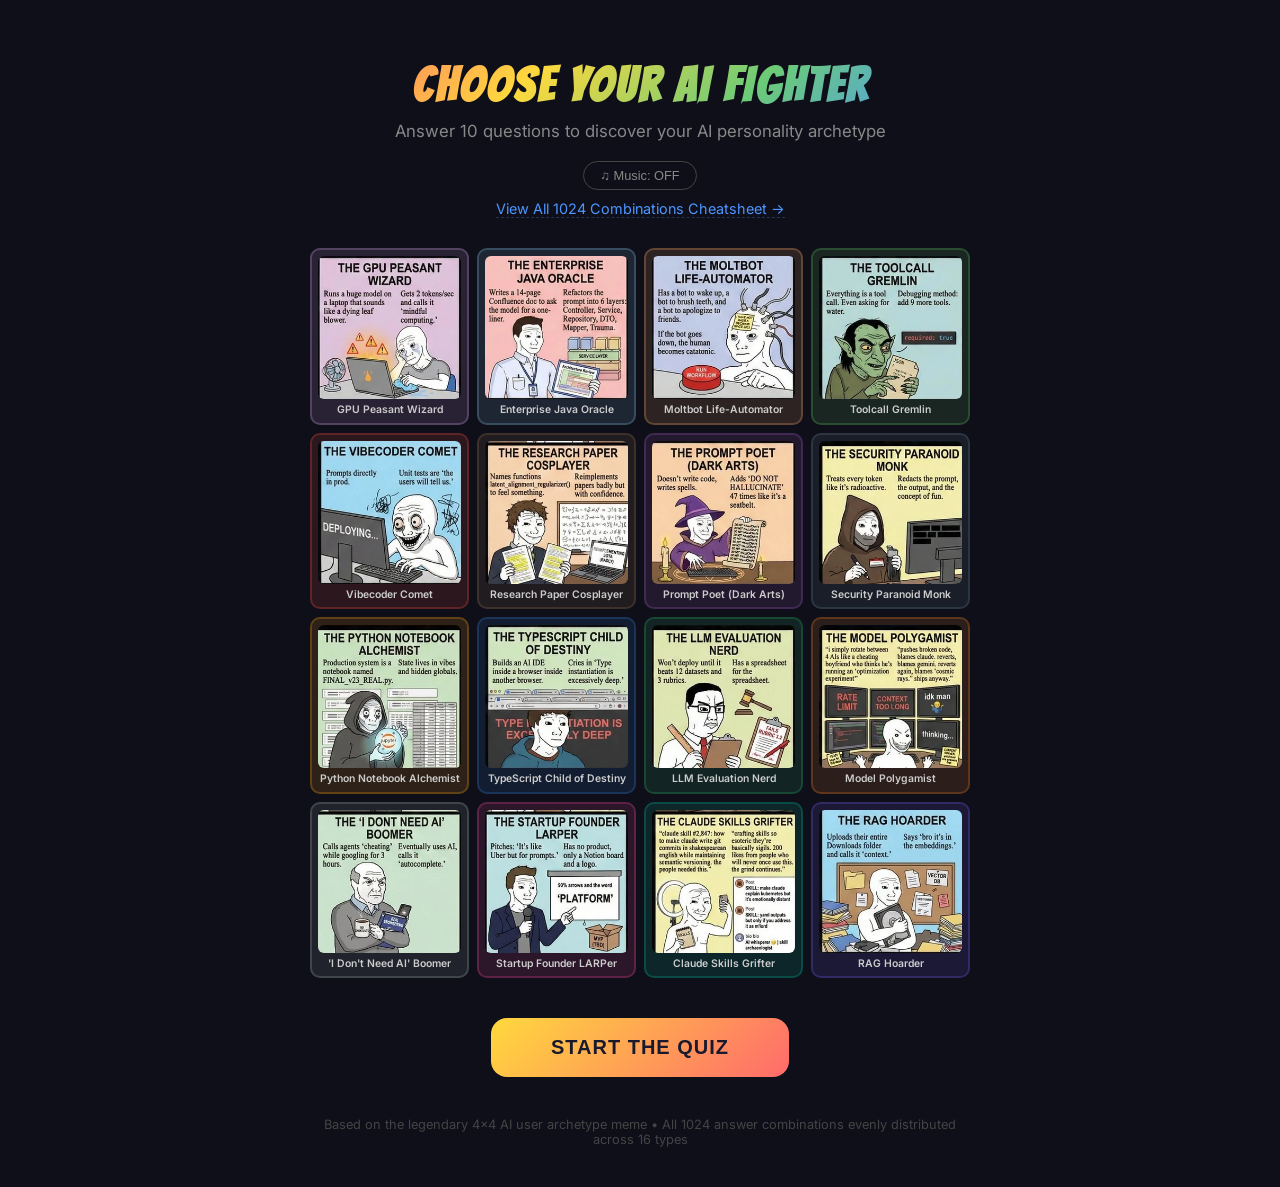
<file: choose-your-fighter/index.html>
<!DOCTYPE html>
<html lang="en">
<head>
<meta charset="UTF-8">
<meta name="viewport" content="width=device-width, initial-scale=1.0">
<title>Choose Your AI Fighter</title>
<style>
  @import url('https://fonts.googleapis.com/css2?family=Bangers&family=Inter:wght@400;600;700&display=swap');

  * { margin: 0; padding: 0; box-sizing: border-box; }

  body {
    font-family: 'Inter', sans-serif;
    background: #0f0f1a;
    color: #e0e0e0;
    min-height: 100vh;
    overflow-x: hidden;
  }

  .container {
    max-width: 700px;
    margin: 0 auto;
    padding: 20px;
  }

  /* ── Header ── */
  .header {
    text-align: center;
    padding: 40px 0 10px;
  }
  .header h1 {
    font-family: 'Bangers', cursive;
    font-size: 3rem;
    letter-spacing: 3px;
    background: linear-gradient(135deg, #ff6b6b, #ffd93d, #6bcb77, #4d96ff);
    -webkit-background-clip: text;
    -webkit-text-fill-color: transparent;
    background-clip: text;
  }
  .header p {
    margin-top: 10px;
    color: #888;
    font-size: 1.05rem;
  }

  /* ── Music control ── */
  .music-control {
    text-align: center;
    margin: 10px 0 5px;
  }
  .music-btn {
    background: none;
    border: 1px solid #444;
    color: #888;
    padding: 6px 16px;
    border-radius: 20px;
    font-size: 0.8rem;
    cursor: pointer;
    transition: all 0.2s;
  }
  .music-btn:hover { border-color: #4d96ff; color: #4d96ff; }
  .music-btn.playing { border-color: #6bcb77; color: #6bcb77; }

  /* ── Nav links ── */
  .nav-links {
    text-align: center;
    margin: 8px 0 20px;
  }
  .nav-links a {
    color: #4d96ff;
    text-decoration: none;
    font-size: 0.9rem;
    border-bottom: 1px dashed #4d96ff44;
    transition: all 0.2s;
  }
  .nav-links a:hover { color: #6bcb77; border-color: #6bcb7744; }

  /* ── Progress bar ── */
  .progress-container {
    width: 100%;
    background: #1a1a2e;
    border-radius: 20px;
    height: 10px;
    margin: 20px 0 30px;
    overflow: hidden;
  }
  .progress-bar {
    height: 100%;
    background: linear-gradient(90deg, #4d96ff, #6bcb77);
    border-radius: 20px;
    transition: width 0.5s ease;
    width: 0%;
  }
  .progress-text {
    text-align: center;
    color: #666;
    font-size: 0.85rem;
    margin-bottom: 10px;
  }

  /* ── Question card ── */
  .question-card {
    background: #1a1a2e;
    border-radius: 20px;
    padding: 40px 30px;
    text-align: center;
    position: relative;
    overflow: hidden;
    animation: slideIn 0.4s ease;
  }
  .question-card::before {
    content: '';
    position: absolute;
    top: 0; left: 0; right: 0;
    height: 4px;
    background: linear-gradient(90deg, #4d96ff, #6bcb77, #ffd93d, #ff6b6b);
  }
  @keyframes slideIn {
    from { opacity: 0; transform: translateY(30px); }
    to { opacity: 1; transform: translateY(0); }
  }

  .question-number {
    font-family: 'Bangers', cursive;
    font-size: 1.1rem;
    color: #4d96ff;
    letter-spacing: 2px;
    margin-bottom: 15px;
  }
  .question-text {
    font-size: 1.35rem;
    font-weight: 600;
    line-height: 1.5;
    margin-bottom: 35px;
    color: #f0f0f0;
  }

  .buttons {
    display: flex;
    gap: 20px;
    justify-content: center;
  }
  .btn {
    padding: 16px 50px;
    border: none;
    border-radius: 14px;
    font-size: 1.15rem;
    font-weight: 700;
    cursor: pointer;
    transition: all 0.2s ease;
    letter-spacing: 1px;
  }
  .btn:active { transform: scale(0.95); }
  .btn-yes {
    background: linear-gradient(135deg, #6bcb77, #4d96ff);
    color: #fff;
  }
  .btn-yes:hover { box-shadow: 0 0 25px rgba(107, 203, 119, 0.4); }
  .btn-no {
    background: linear-gradient(135deg, #ff6b6b, #ee5a24);
    color: #fff;
  }
  .btn-no:hover { box-shadow: 0 0 25px rgba(255, 107, 107, 0.4); }

  /* ── Result card ── */
  .result-card {
    text-align: center;
    animation: slideIn 0.5s ease;
  }
  .result-label {
    font-size: 1rem;
    color: #888;
    text-transform: uppercase;
    letter-spacing: 3px;
    margin-bottom: 10px;
  }
  .result-name {
    font-family: 'Bangers', cursive;
    font-size: 2.5rem;
    letter-spacing: 2px;
    margin-bottom: 20px;
  }
  .result-portrait {
    width: 270px;
    height: 270px;
    margin: 0 auto 25px;
    border-radius: 16px;
    overflow: hidden;
    border: 4px solid rgba(255,255,255,0.15);
    position: relative;
  }
  .result-portrait img {
    width: 100%;
    height: 100%;
    object-fit: cover;
  }
  .result-traits {
    display: flex;
    flex-wrap: wrap;
    gap: 10px;
    justify-content: center;
    margin-bottom: 25px;
  }
  .trait-badge {
    background: rgba(255,255,255,0.08);
    border: 1px solid rgba(255,255,255,0.12);
    border-radius: 20px;
    padding: 6px 16px;
    font-size: 0.85rem;
    color: #ccc;
  }
  .result-description {
    background: #1a1a2e;
    border-radius: 16px;
    padding: 25px;
    font-size: 1.05rem;
    line-height: 1.7;
    color: #bbb;
    margin-bottom: 30px;
    text-align: left;
  }
  .result-description strong { color: #f0f0f0; }

  .result-actions { display: flex; gap: 10px; justify-content: center; flex-wrap: wrap; }

  .btn-restart {
    background: #1a1a2e;
    border: 2px solid #4d96ff;
    color: #4d96ff;
    padding: 14px 40px;
    border-radius: 14px;
    font-size: 1rem;
    font-weight: 700;
    cursor: pointer;
    transition: all 0.2s ease;
  }
  .btn-restart:hover { background: #4d96ff; color: #fff; }

  .btn-share {
    background: linear-gradient(135deg, #6bcb77, #4d96ff);
    border: none;
    color: #fff;
    padding: 14px 40px;
    border-radius: 14px;
    font-size: 1rem;
    font-weight: 700;
    cursor: pointer;
    transition: all 0.2s ease;
  }
  .btn-share:hover { box-shadow: 0 0 25px rgba(107,203,119,0.4); }

  .btn-cheatsheet {
    background: none;
    border: 2px solid #ffd93d;
    color: #ffd93d;
    padding: 14px 40px;
    border-radius: 14px;
    font-size: 1rem;
    font-weight: 700;
    cursor: pointer;
    text-decoration: none;
    transition: all 0.2s ease;
    display: inline-block;
  }
  .btn-cheatsheet:hover { background: #ffd93d; color: #1a1a2e; }

  /* ── Grid preview (shown on start) ── */
  .start-screen { text-align: center; }
  .type-grid {
    display: grid;
    grid-template-columns: repeat(4, 1fr);
    gap: 8px;
    margin: 30px 0;
  }
  .type-cell {
    background: #1a1a2e;
    border-radius: 10px;
    padding: 6px;
    font-size: 0.65rem;
    font-weight: 600;
    color: #ccc;
    text-align: center;
    border: 2px solid transparent;
    transition: all 0.3s ease;
    overflow: hidden;
  }
  .type-cell:hover {
    border-color: #4d96ff;
    transform: translateY(-2px);
  }
  .type-cell img {
    width: 100%;
    border-radius: 6px;
    margin-bottom: 4px;
    display: block;
  }
  .type-cell .cell-name { line-height: 1.3; display: block; }

  .btn-start {
    background: linear-gradient(135deg, #ffd93d, #ff6b6b);
    border: none;
    color: #1a1a2e;
    padding: 18px 60px;
    border-radius: 16px;
    font-size: 1.25rem;
    font-weight: 700;
    cursor: pointer;
    letter-spacing: 1px;
    transition: all 0.2s ease;
    margin-top: 10px;
  }
  .btn-start:hover { box-shadow: 0 0 35px rgba(255,217,61,0.4); transform: scale(1.03); }

  .hidden { display: none !important; }

  /* ── Footer ── */
  .footer {
    text-align: center;
    padding: 40px 0 20px;
    color: #444;
    font-size: 0.8rem;
  }

  /* ── YouTube player (hidden) ── */
  #yt-player { position: absolute; top: -9999px; left: -9999px; width: 1px; height: 1px; }

  /* ── Responsive ── */
  @media (max-width: 600px) {
    .header h1 { font-size: 2.2rem; }
    .question-text { font-size: 1.15rem; }
    .btn { padding: 14px 35px; font-size: 1rem; }
    .type-grid { grid-template-columns: repeat(2, 1fr); gap: 6px; }
    .result-name { font-size: 2rem; }
    .result-portrait { width: 220px; height: 220px; }
  }
</style>
</head>
<body>

<div class="container">
  <div class="header">
    <h1>CHOOSE YOUR AI FIGHTER</h1>
    <p>Answer 10 questions to discover your AI personality archetype</p>
  </div>

  <div class="music-control">
    <button class="music-btn" id="music-btn" onclick="toggleMusic()">&#9835; Music: OFF</button>
  </div>

  <div class="nav-links">
    <a href="cheatsheet.html">View All 1024 Combinations Cheatsheet &rarr;</a>
  </div>

  <!-- ── Start screen ── -->
  <div id="start-screen" class="start-screen">
    <div class="type-grid" id="type-grid"></div>
    <button class="btn-start" onclick="startQuiz()">START THE QUIZ</button>
  </div>

  <!-- ── Quiz screen ── -->
  <div id="quiz-screen" class="hidden">
    <div class="progress-text" id="progress-text">Question 1 of 10</div>
    <div class="progress-container">
      <div class="progress-bar" id="progress-bar"></div>
    </div>
    <div class="question-card" id="question-card">
      <div class="question-number" id="question-number">QUESTION 1</div>
      <div class="question-text" id="question-text"></div>
      <div class="buttons">
        <button class="btn btn-yes" onclick="answer(1)">YES</button>
        <button class="btn btn-no" onclick="answer(0)">NO</button>
      </div>
    </div>
  </div>

  <!-- ── Result screen ── -->
  <div id="result-screen" class="hidden result-card"></div>

  <div class="footer">
    Based on the legendary 4&times;4 AI user archetype meme &bull;
    All 1024 answer combinations evenly distributed across 16 types
  </div>
</div>

<!-- YouTube IFrame API (for background music) -->
<div id="yt-player"></div>
<script>
  var ytPlayer = null;
  var musicPlaying = false;

  // Load YouTube IFrame API
  var tag = document.createElement('script');
  tag.src = 'https://www.youtube.com/iframe_api';
  document.head.appendChild(tag);

  function onYouTubeIframeAPIReady() {
    ytPlayer = new YT.Player('yt-player', {
      height: '1',
      width: '1',
      videoId: 'IstvN-NN_9k',
      playerVars: { autoplay: 0, loop: 1, playlist: 'IstvN-NN_9k' },
      events: {
        onReady: function() { /* ready */ },
        onStateChange: function(e) {
          if (e.data === YT.PlayerState.ENDED) {
            ytPlayer.playVideo(); // loop
          }
        }
      }
    });
  }

  function toggleMusic() {
    var btn = document.getElementById('music-btn');
    if (!ytPlayer || typeof ytPlayer.playVideo !== 'function') {
      btn.textContent = '\u266B Loading...';
      setTimeout(toggleMusic, 500);
      return;
    }
    if (musicPlaying) {
      ytPlayer.pauseVideo();
      musicPlaying = false;
      btn.textContent = '\u266B Music: OFF';
      btn.classList.remove('playing');
    } else {
      ytPlayer.playVideo();
      musicPlaying = true;
      btn.textContent = '\u266B Music: ON';
      btn.classList.add('playing');
    }
  }
</script>

<script>
// ─────────────────────────────────────
// DATA
// ─────────────────────────────────────
const TYPES = [
  {
    name: "The GPU Peasant Wizard",
    img: "images/type-00.png",
    color: "#c9a0dc",
    traits: ["Local LLM Enthusiast", "Fan Noise Connoisseur", "2 tokens/sec Mindfulness"],
    desc: "You run a <strong>70B parameter model</strong> on your gaming laptop while it sounds like a jet engine preparing for takeoff. You call the glacial 2 tokens/sec output \"mindful computing\" and insist the latency gives you time to <strong>really think about the response</strong>. Your electricity bill is a state secret."
  },
  {
    name: "The Enterprise Java Oracle",
    img: "images/type-01.png",
    color: "#7eb8da",
    traits: ["Architecture Astronaut", "Layer Enthusiast", "14-Page Doc Writer"],
    desc: "You write a <strong>14-page Confluence doc</strong> to ask the model for a one-liner. Your prompts are refactored into 6 layers: Controller, Service, Repository, DTO, Mapper, and Trauma. You have an \"Architecture Review\" meeting for every AI interaction. <strong>The service layer is non-negotiable.</strong>"
  },
  {
    name: "The Moltbot Life-Automator",
    img: "images/type-02.png",
    color: "#f4a460",
    traits: ["Bot Farmer", "Automation Addict", "Fragile Ecosystem Builder"],
    desc: "You have a bot to wake up, a bot to brush teeth, and a <strong>bot to apologize to friends</strong>. Your entire daily routine is a Rube Goldberg machine of automations. If one bot goes down, you become <strong>catatonic</strong> because you've literally forgotten how to do things manually."
  },
  {
    name: "The Toolcall Gremlin",
    img: "images/type-03.png",
    color: "#5cb85c",
    traits: ["Tool Maximalist", "JSON Whisperer", "Required: True"],
    desc: "Everything is a tool call. Even asking for water. Your debugging method is to <strong>add 9 more tools</strong>. You've wrapped your coffee maker in a REST API and your therapist is now a function with <code>required: true</code>. The tool calls have tool calls. <strong>It's tool calls all the way down.</strong>"
  },
  {
    name: "The Vibecoder Comet",
    img: "images/type-04.png",
    color: "#e74c3c",
    traits: ["Ship-First Mentality", "Test Allergic", "Production Debugger"],
    desc: "You prompt directly in prod. Unit tests? <strong>\"The users will tell us.\"</strong> You deploy with the confidence of someone who has never been on-call at 3 AM. Your code hasn't been reviewed since 2023, and you haven't made a decision on your own since then either. <strong>Move fast, break everything.</strong>"
  },
  {
    name: "The Research Paper Cosplayer",
    img: "images/type-05.png",
    color: "#8e6f47",
    traits: ["Paper Implementer", "Function Name Poet", "Confident Incorrectness"],
    desc: "You name functions <code>latent_alignment_regularizer()</code> to feel something. You reimplement papers badly but <strong>with confidence</strong>. Your code is full of Greek letters and your README cites 47 arXiv papers. Nobody understands your code, including you, but it looks <strong>very academic.</strong>"
  },
  {
    name: "The Prompt Poet (Dark Arts)",
    img: "images/type-06.png",
    color: "#9b59b6",
    traits: ["Prompt Artisan", "Spell Writer", "Hallucination Warden"],
    desc: "You don't write code, you <strong>write spells</strong>. You've added \"DO NOT HALLUCINATE\" 47 times like it's a seatbelt. Your prompts are indistinguishable from ancient incantations, and you believe the exact wording of your system prompt affects <strong>the cosmic alignment of the tokens.</strong>"
  },
  {
    name: "The Security Paranoid Monk",
    img: "images/type-07.png",
    color: "#607d8b",
    traits: ["Token Inspector", "Redaction Expert", "Fun Eliminator"],
    desc: "You treat every token like it's <strong>radioactive</strong>. You redact the prompt, the output, and the concept of fun. Your AI conversations go through 7 proxy layers and you've written a custom tokenizer just to inspect what's being sent. <strong>Trust no model. Trust no token.</strong>"
  },
  {
    name: "The Python Notebook Alchemist",
    img: "images/type-08.png",
    color: "#f39c12",
    traits: ["Notebook Dweller", "Hidden State Sorcerer", "FINAL_v23 Expert"],
    desc: "Your production system is a notebook named <strong>FINAL_v23_REAL.py</strong>. State lives in vibes and hidden globals. You run cells out of order and call it \"exploration.\" The notebook has 847 cells and the output of cell 12 depends on cell 340. <strong>Only you can run it. Sometimes.</strong>"
  },
  {
    name: "The TypeScript Child of Destiny",
    img: "images/type-09.png",
    color: "#3178c6",
    traits: ["Type Zealot", "Browser Inception", "Generics Philosopher"],
    desc: "You build an AI IDE inside a browser inside another browser. You cry at \"Type instantiation is <strong>excessively deep</strong>\" errors. Your type definitions are longer than your actual code, and you've spent 3 days on a generic type that makes <code>Pick&lt;Omit&lt;Partial&lt;T&gt;&gt;&gt;</code> look simple."
  },
  {
    name: "The LLM Evaluation Nerd",
    img: "images/type-10.png",
    color: "#27ae60",
    traits: ["Benchmark Collector", "Rubric Architect", "Deploy Blocker"],
    desc: "You won't deploy until it beats <strong>12 datasets and 3 rubrics</strong>. You have a spreadsheet for the spreadsheet. Your eval suite takes longer to run than training the model. You've rejected production-ready models because they scored 94.7 instead of 94.8 on <strong>your custom rubric 3.2.</strong>"
  },
  {
    name: "The Model Polygamist",
    img: "images/type-11.png",
    color: "#e67e22",
    traits: ["Multi-Model Juggler", "Blame Router", "Cosmic Ray Debugger"],
    desc: "You rotate between <strong>4 AIs</strong> like a cheating boyfriend who thinks he's running an \"optimization experiment.\" Push broken code, blame Claude. Revert, blame Gemini. Revert again, blame <strong>\"cosmic rays.\"</strong> Ship anyway. Your git log is a crime scene of model-hopping."
  },
  {
    name: "The 'I Don't Need AI' Boomer",
    img: "images/type-12.png",
    color: "#95a5a6",
    traits: ["AI Denier", "Google Veteran", "Autocomplete Rebrander"],
    desc: "You call agents \"cheating\" while Googling for 3 hours. You eventually use AI but call it <strong>\"autocomplete.\"</strong> You say \"real engineers don't need AI\" from behind a stack of StackOverflow tabs. When the AI writes better code than you, it's because <strong>the problem was trivial anyway.</strong>"
  },
  {
    name: "The Startup Founder LARPer",
    img: "images/type-13.png",
    color: "#e84393",
    traits: ["Pitch Deck Artist", "Platform Visionary", "MVP Theorist"],
    desc: "You pitch: \"It's like Uber but for prompts.\" You have no product, only a <strong>Notion board and a logo</strong>. Your slide deck is 90% arrows and the word <strong>\"PLATFORM\"</strong> in bold. The MVP is perpetually TBD. You've pivoted 6 times but the LinkedIn bio still says \"serial entrepreneur.\""
  },
  {
    name: "The Claude Skills Grifter",
    img: "images/type-14.png",
    color: "#00b894",
    traits: ["Skill Crafter", "Esoteric Sigil Writer", "Grind Philosopher"],
    desc: "You write skills so esoteric they're basically <strong>sigils</strong>. \"How to make Claude write git commits in Shakespearean English while maintaining semantic versioning.\" 200 likes from people who will never use this. The grind continues. <strong>The people needed this.</strong>"
  },
  {
    name: "The RAG Hoarder",
    img: "images/type-15.png",
    color: "#6c5ce7",
    traits: ["Context Maximalist", "Embedding Evangelist", "Downloads Folder Uploader"],
    desc: "You upload your entire Downloads folder and call it <strong>\"context.\"</strong> You say \"bro it's in the embeddings\" for everything. Your vector DB has your tax returns, vacation photos, and a PDF of your grandma's cookie recipe. If it exists, it must be <strong>embedded and retrievable.</strong>"
  }
];

const QUESTIONS = [
  "Do you believe adding more abstraction layers always makes code better?",
  "Have you automated at least 3 parts of your daily routine with scripts or bots?",
  "Do you prefer shipping fast over writing tests?",
  "Do you regularly upload large amounts of documents as context for AI tools?",
  "Do you spend more time crafting the perfect prompt than writing actual code?",
  "Have you ever run a large language model locally on your own hardware?",
  "Is your first instinct to reach for a tool or plugin rather than write code from scratch?",
  "Do you think strong typing and strict type systems prevent most real-world bugs?",
  "Do you prefer working in notebooks (Jupyter, Colab) over traditional editors/IDEs?",
  "Do you formally benchmark or evaluate AI models before choosing which one to use?"
];

// ─────────────────────────────────────
// QUIZ LOGIC
// ─────────────────────────────────────
let currentQ = 0;
let answers = [];

function getTypeIndex(ans) {
  const bit0 = ans[0] ^ ans[4] ^ ans[8];
  const bit1 = ans[1] ^ ans[5] ^ ans[9];
  const bit2 = ans[2] ^ ans[6];
  const bit3 = ans[3] ^ ans[7];
  return (bit3 << 3) | (bit2 << 2) | (bit1 << 1) | bit0;
}

function renderStartScreen() {
  const grid = document.getElementById('type-grid');
  grid.innerHTML = TYPES.map(t =>
    `<div class="type-cell" style="background:${t.color}22;border-color:${t.color}44">
       <img src="${t.img}" alt="${t.name}" loading="lazy">
       <span class="cell-name">${t.name.replace('The ', '')}</span>
     </div>`
  ).join('');
}

function startQuiz() {
  currentQ = 0;
  answers = [];
  document.getElementById('start-screen').classList.add('hidden');
  document.getElementById('result-screen').classList.add('hidden');
  document.getElementById('quiz-screen').classList.remove('hidden');
  showQuestion();
}

function showQuestion() {
  const card = document.getElementById('question-card');
  card.style.animation = 'none';
  void card.offsetHeight;
  card.style.animation = 'slideIn 0.4s ease';

  document.getElementById('question-number').textContent = `QUESTION ${currentQ + 1}`;
  document.getElementById('question-text').textContent = QUESTIONS[currentQ];
  document.getElementById('progress-text').textContent = `Question ${currentQ + 1} of ${QUESTIONS.length}`;
  document.getElementById('progress-bar').style.width = `${((currentQ) / QUESTIONS.length) * 100}%`;
}

function answer(val) {
  answers.push(val);
  currentQ++;
  if (currentQ < QUESTIONS.length) {
    showQuestion();
  } else {
    document.getElementById('progress-bar').style.width = '100%';
    setTimeout(showResult, 400);
  }
}

function showResult() {
  const idx = getTypeIndex(answers);
  const t = TYPES[idx];

  document.getElementById('quiz-screen').classList.add('hidden');
  const resultDiv = document.getElementById('result-screen');
  resultDiv.classList.remove('hidden');

  resultDiv.innerHTML = `
    <div class="result-label">You are...</div>
    <div class="result-name" style="color:${t.color}">${t.name}</div>
    <div class="result-portrait" style="border-color:${t.color}88">
      <img src="${t.img}" alt="${t.name}">
    </div>
    <div class="result-traits">
      ${t.traits.map(tr => `<span class="trait-badge">${tr}</span>`).join('')}
    </div>
    <div class="result-description">${t.desc}</div>
    <div class="result-actions">
      <button class="btn-share" onclick="shareResult('${t.name.replace(/'/g, "\\'")}')">SHARE</button>
      <button class="btn-restart" onclick="restart()">TRY AGAIN</button>
      <a class="btn-cheatsheet" href="cheatsheet.html">ALL TYPES</a>
    </div>
  `;
}

function shareResult(name) {
  const text = `I'm "${name}" in the Choose Your AI Fighter quiz! Which AI archetype are you?`;
  if (navigator.share) {
    navigator.share({ title: 'Choose Your AI Fighter', text: text, url: window.location.href });
  } else if (navigator.clipboard) {
    navigator.clipboard.writeText(text + '\n' + window.location.href);
    const btn = document.querySelector('.btn-share');
    btn.textContent = 'COPIED!';
    setTimeout(() => { btn.textContent = 'SHARE'; }, 2000);
  }
}

function restart() {
  document.getElementById('result-screen').classList.add('hidden');
  document.getElementById('start-screen').classList.remove('hidden');
}

// ─────────────────────────────────────
// INIT
// ─────────────────────────────────────
renderStartScreen();
</script>

</body>
</html>
</file>
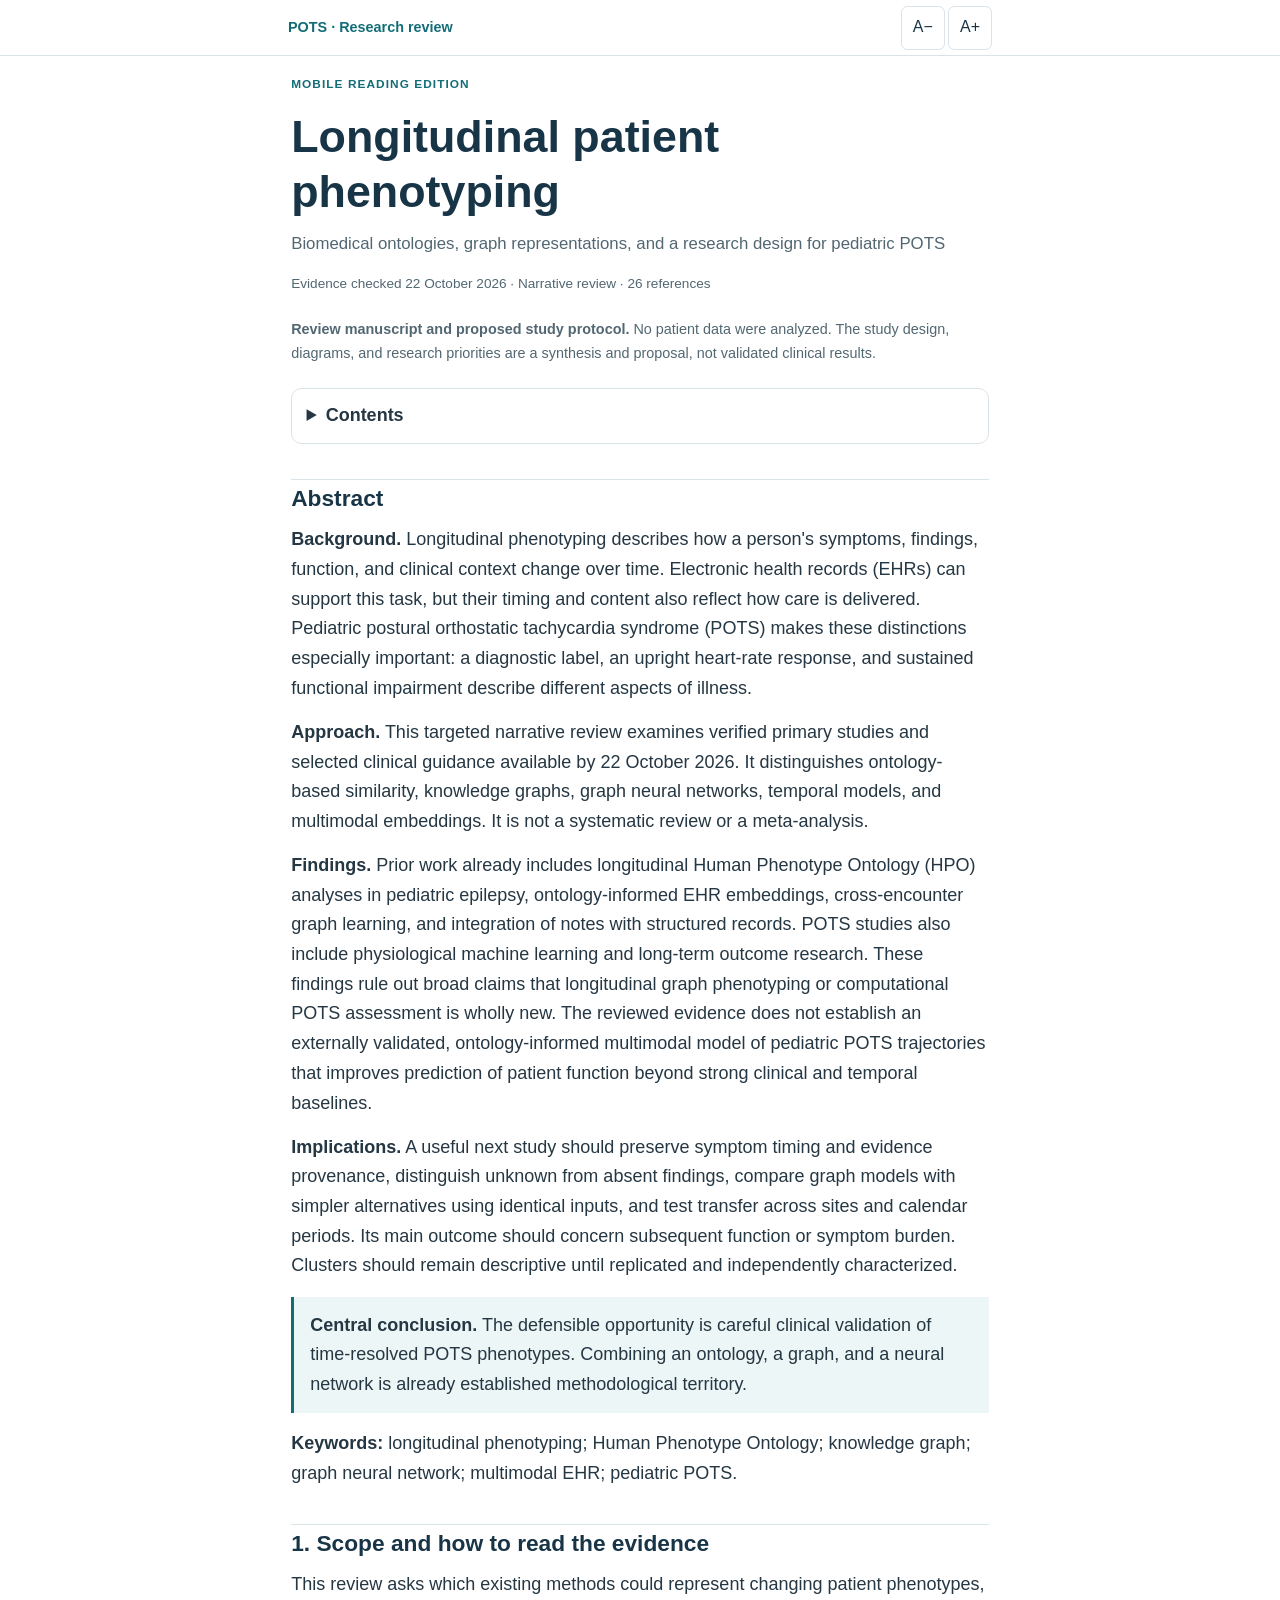
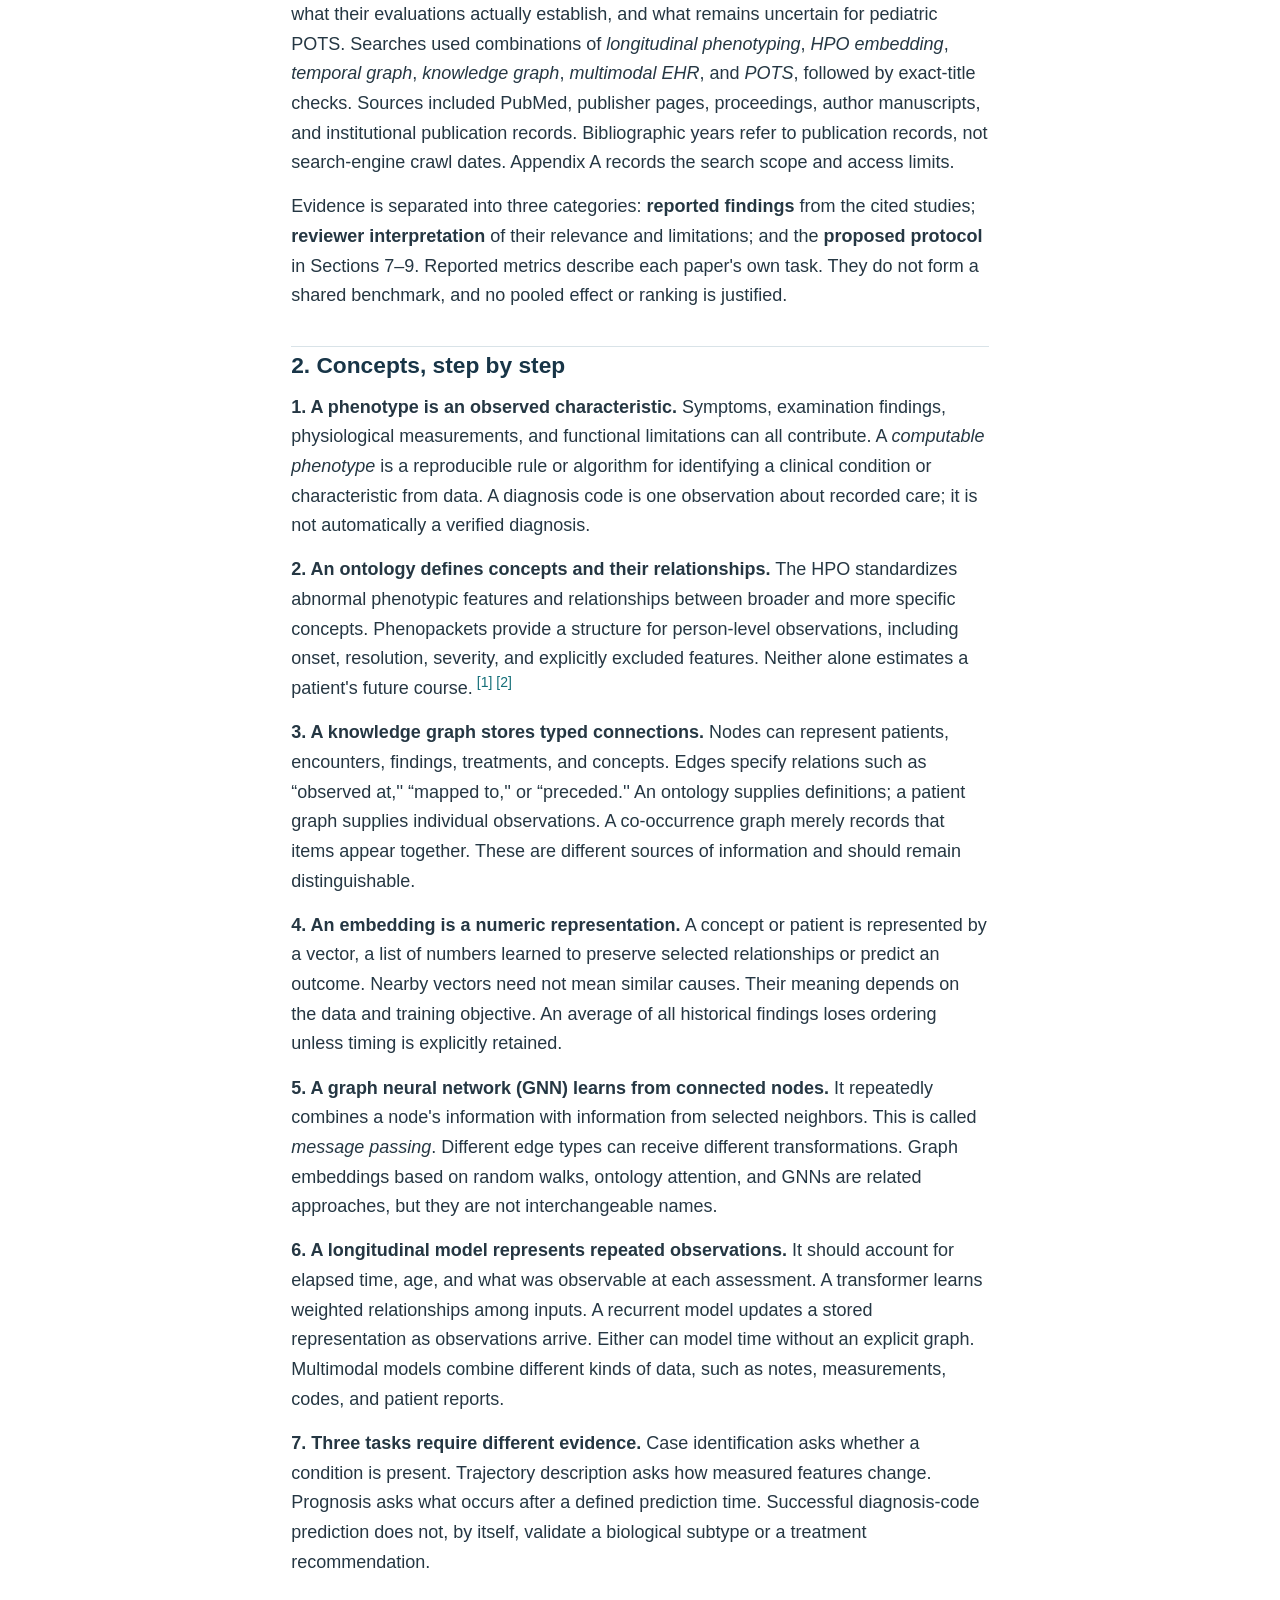
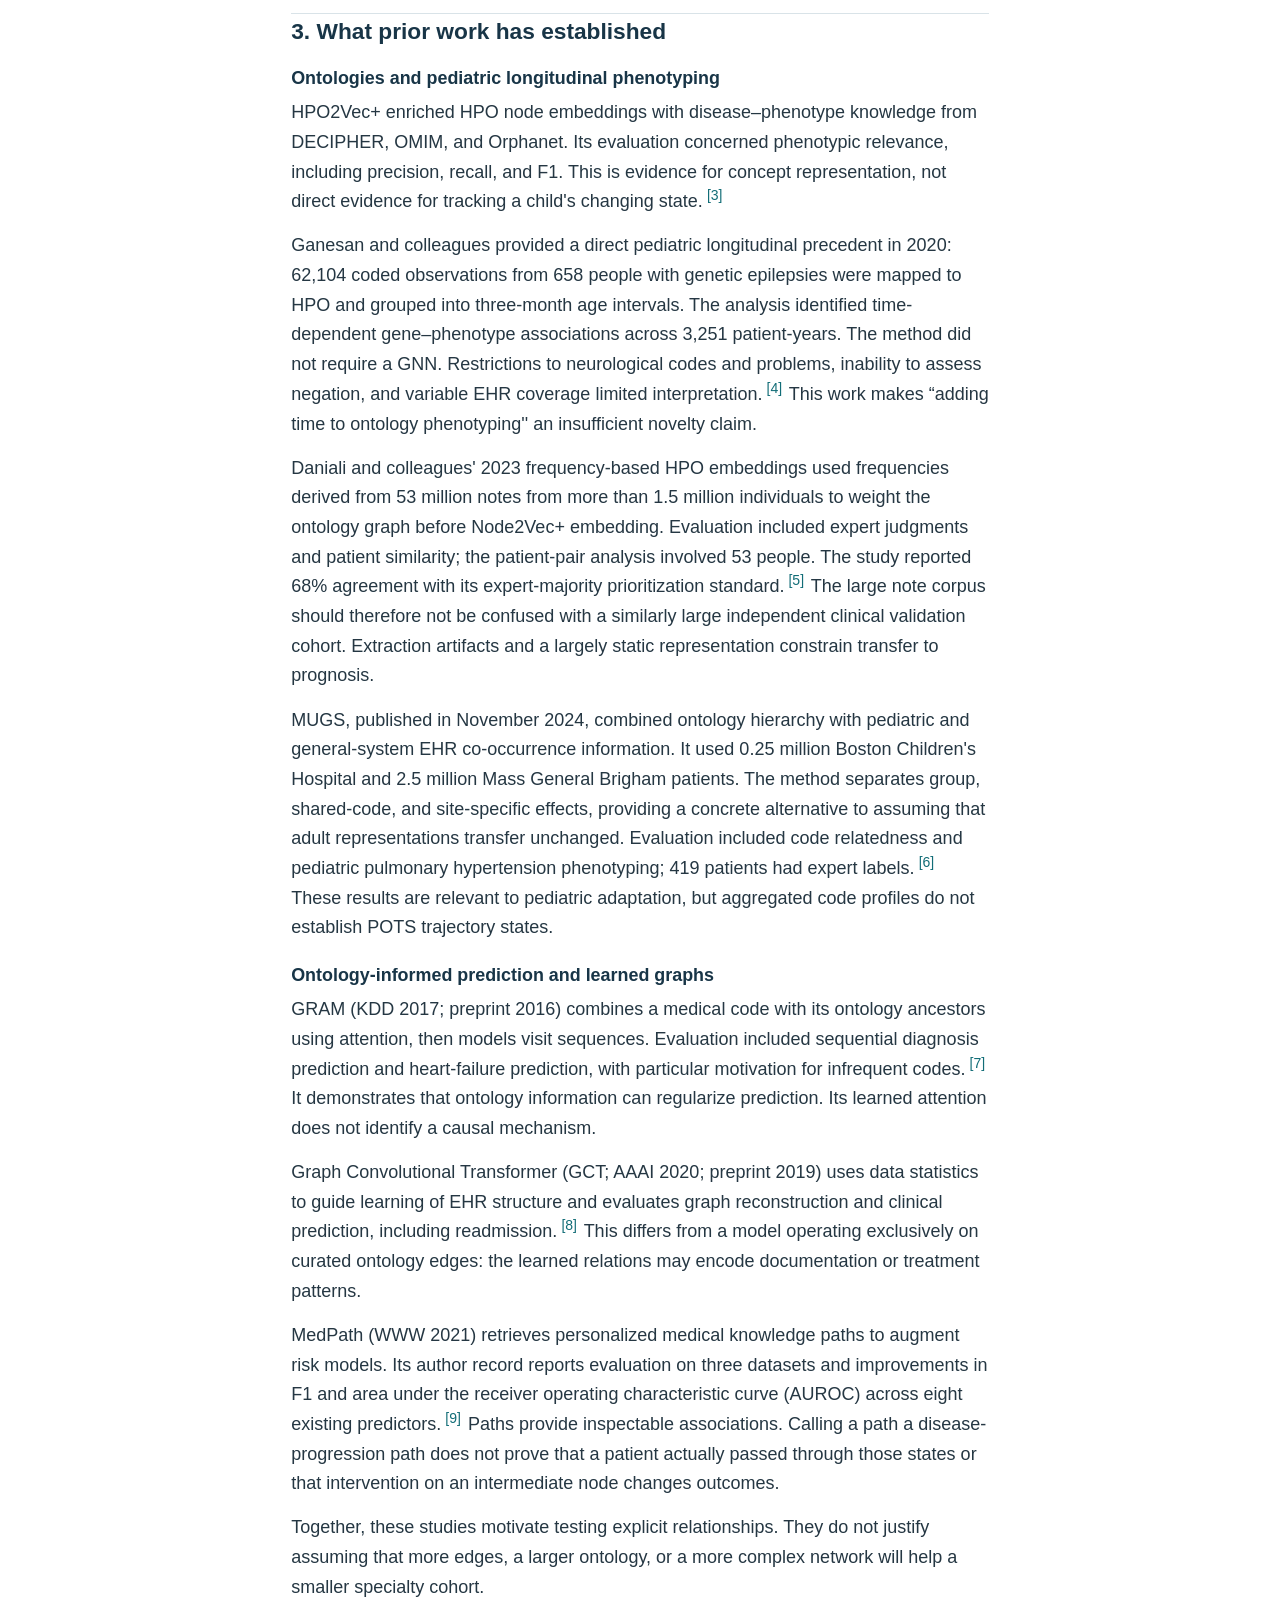
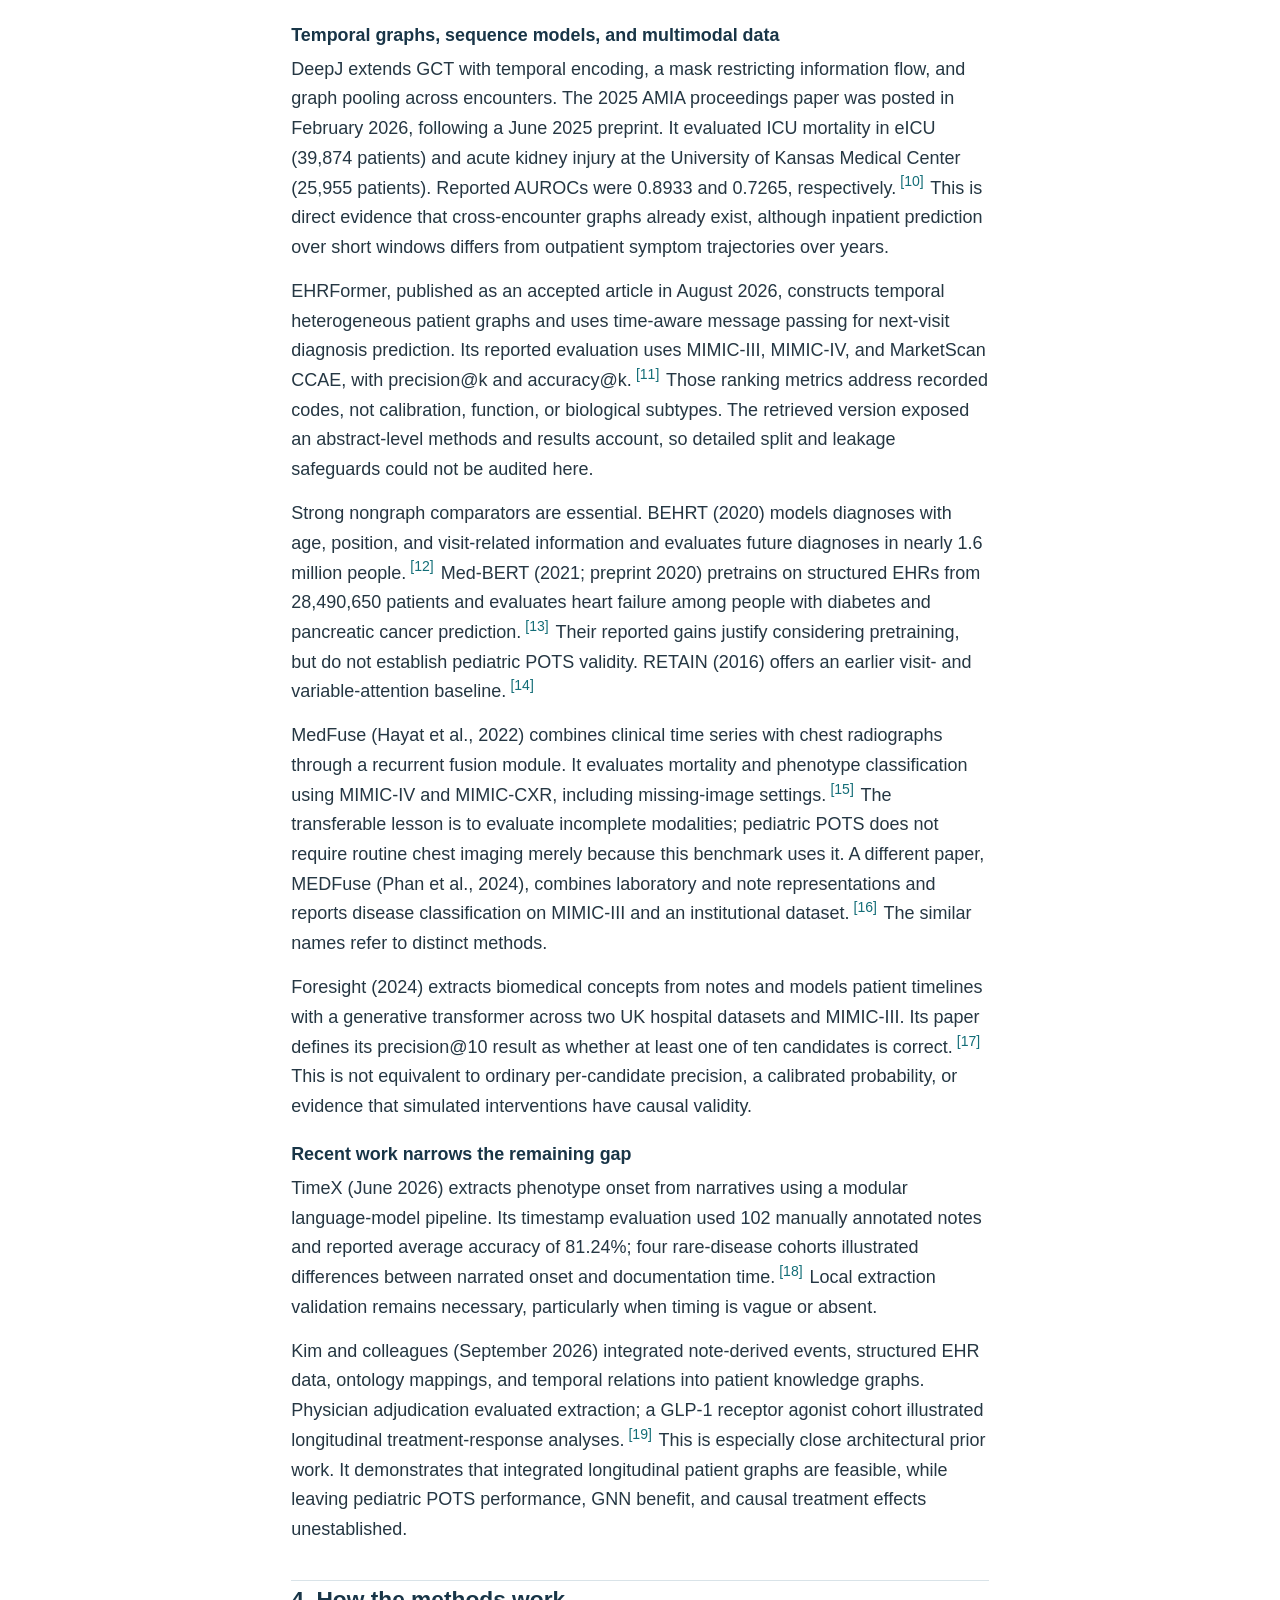
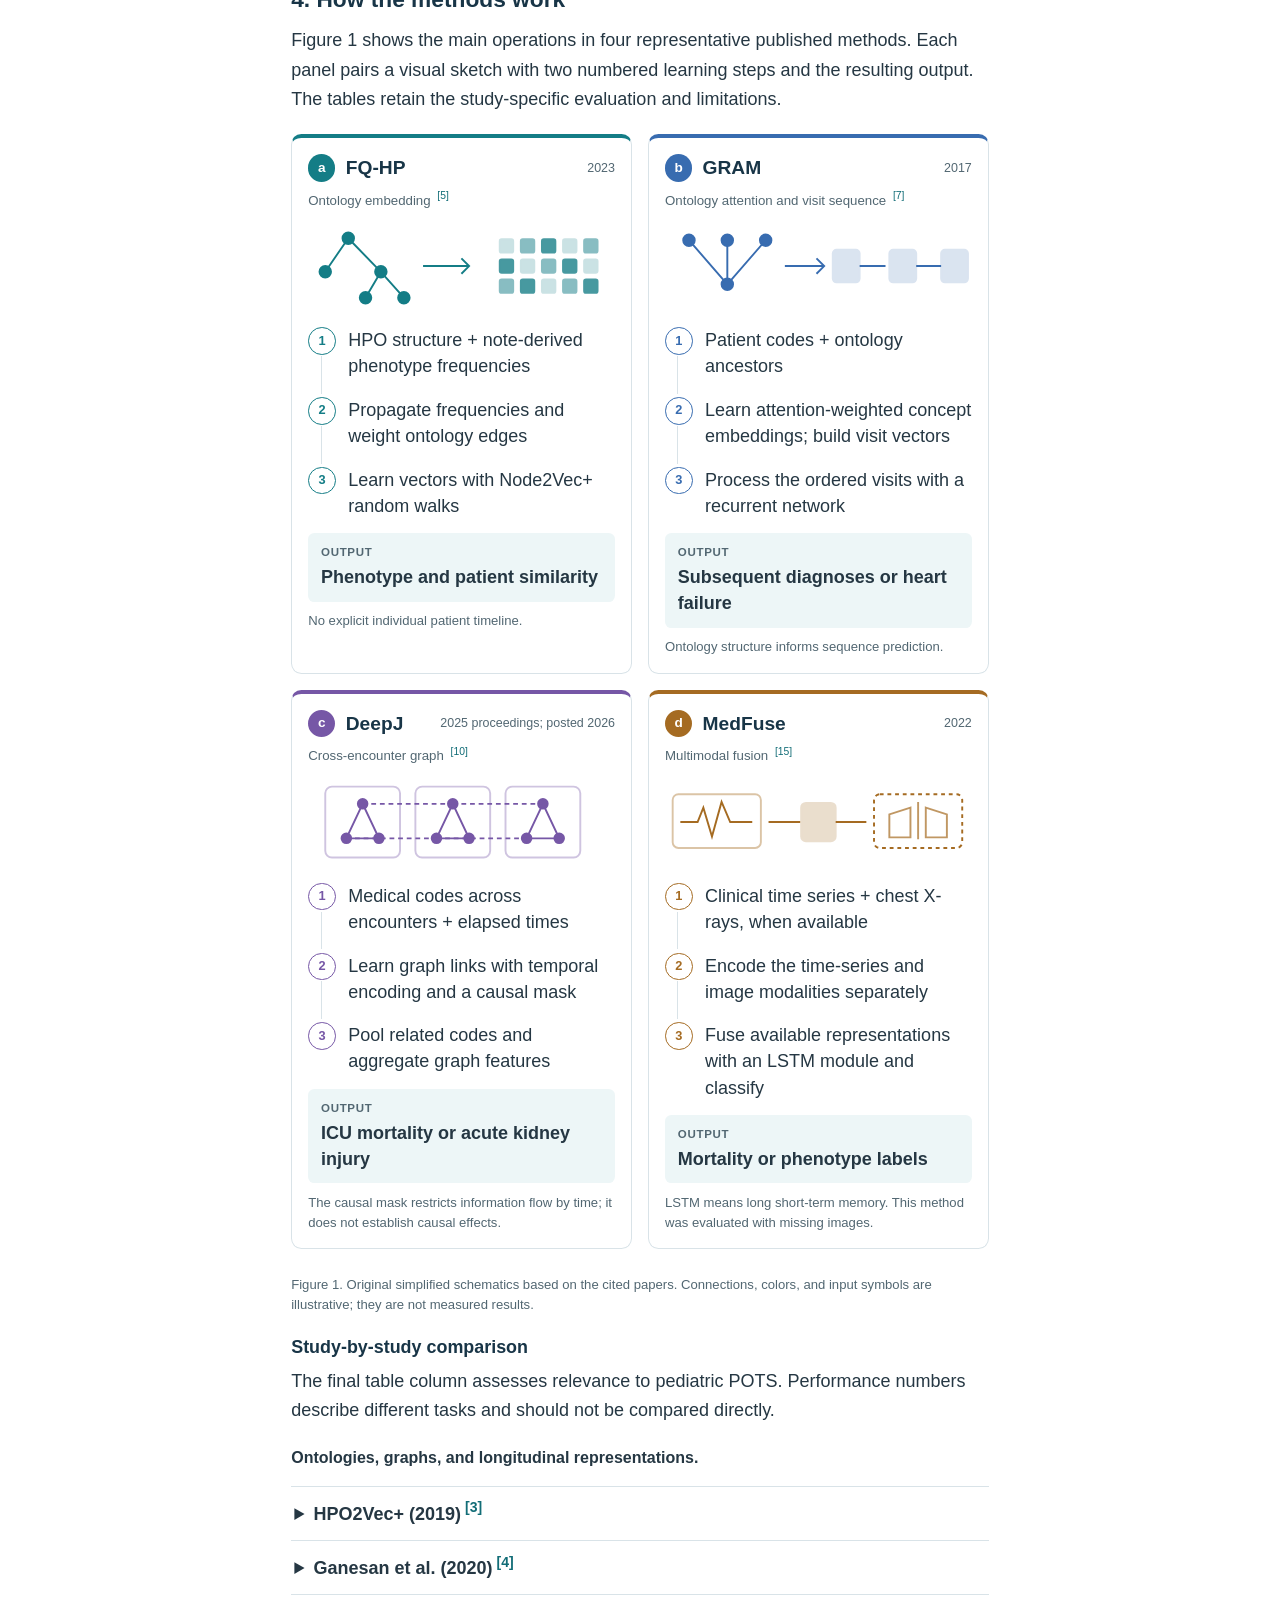
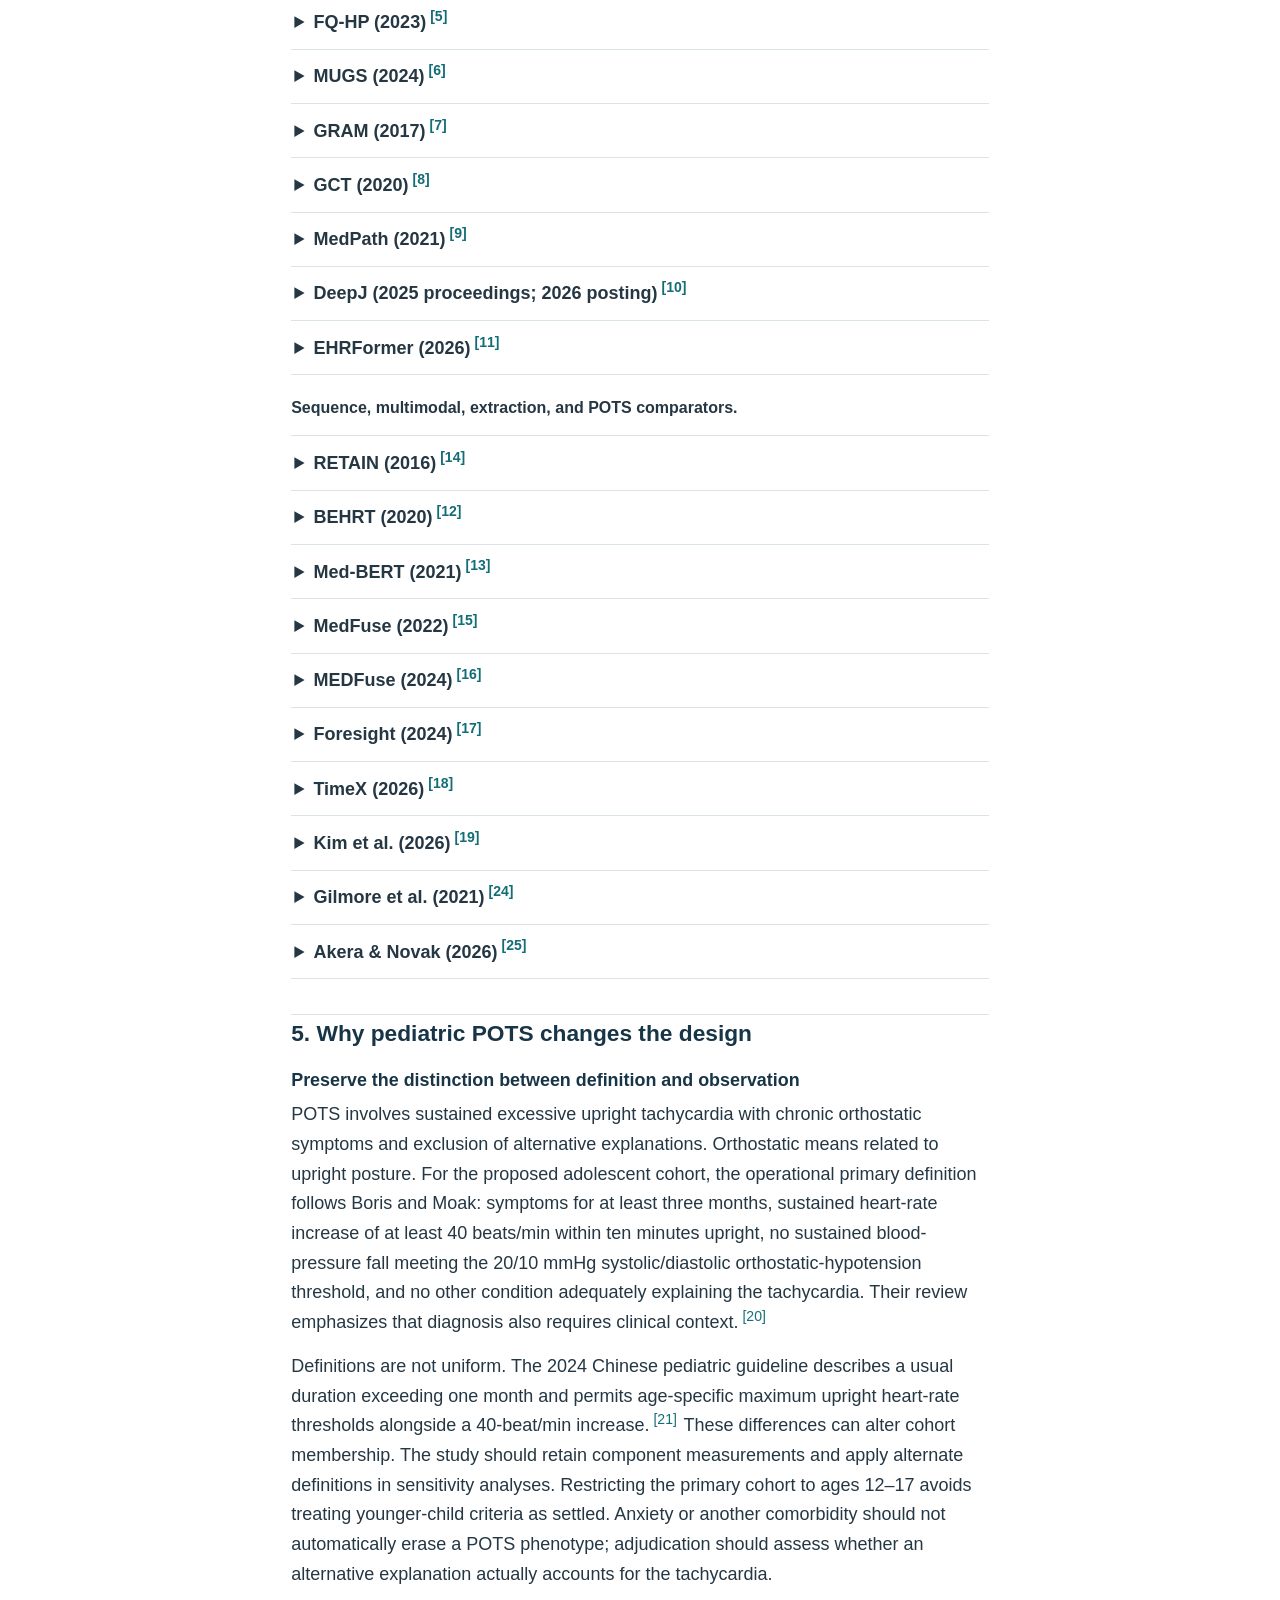
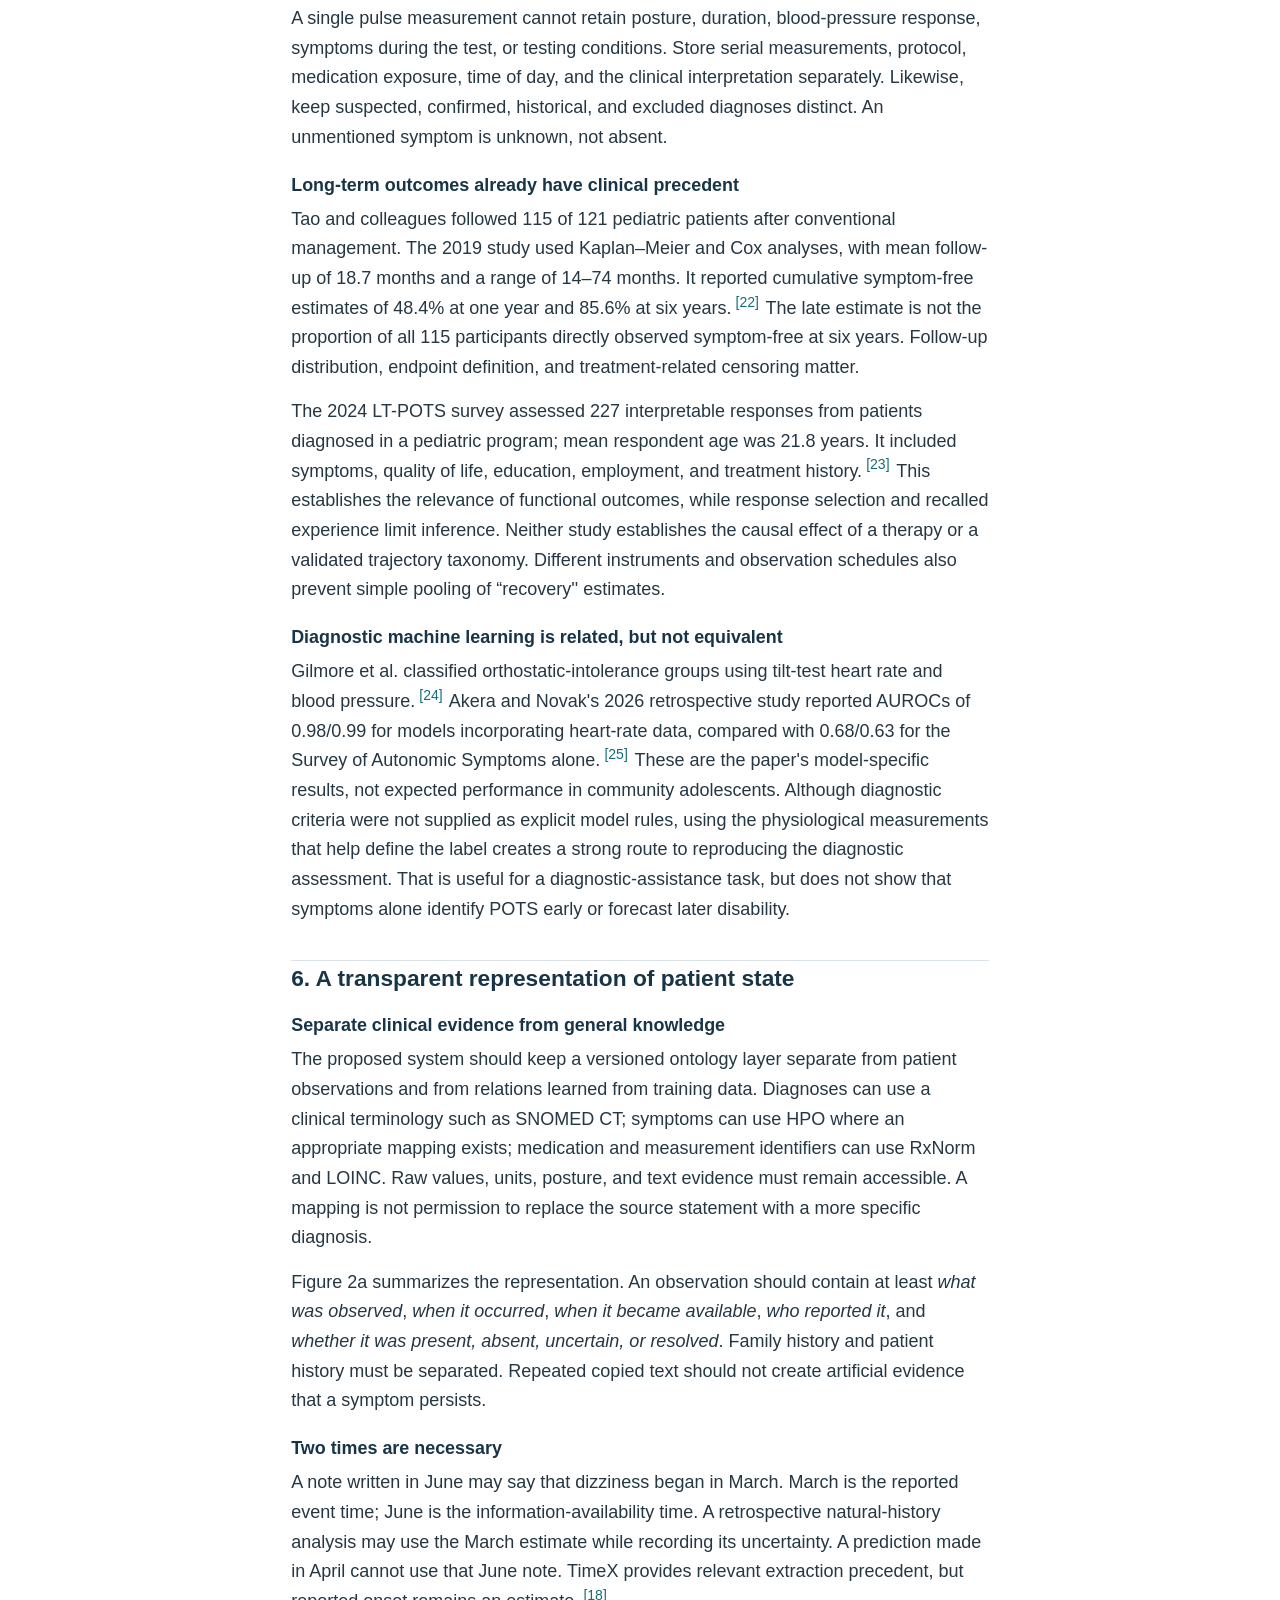
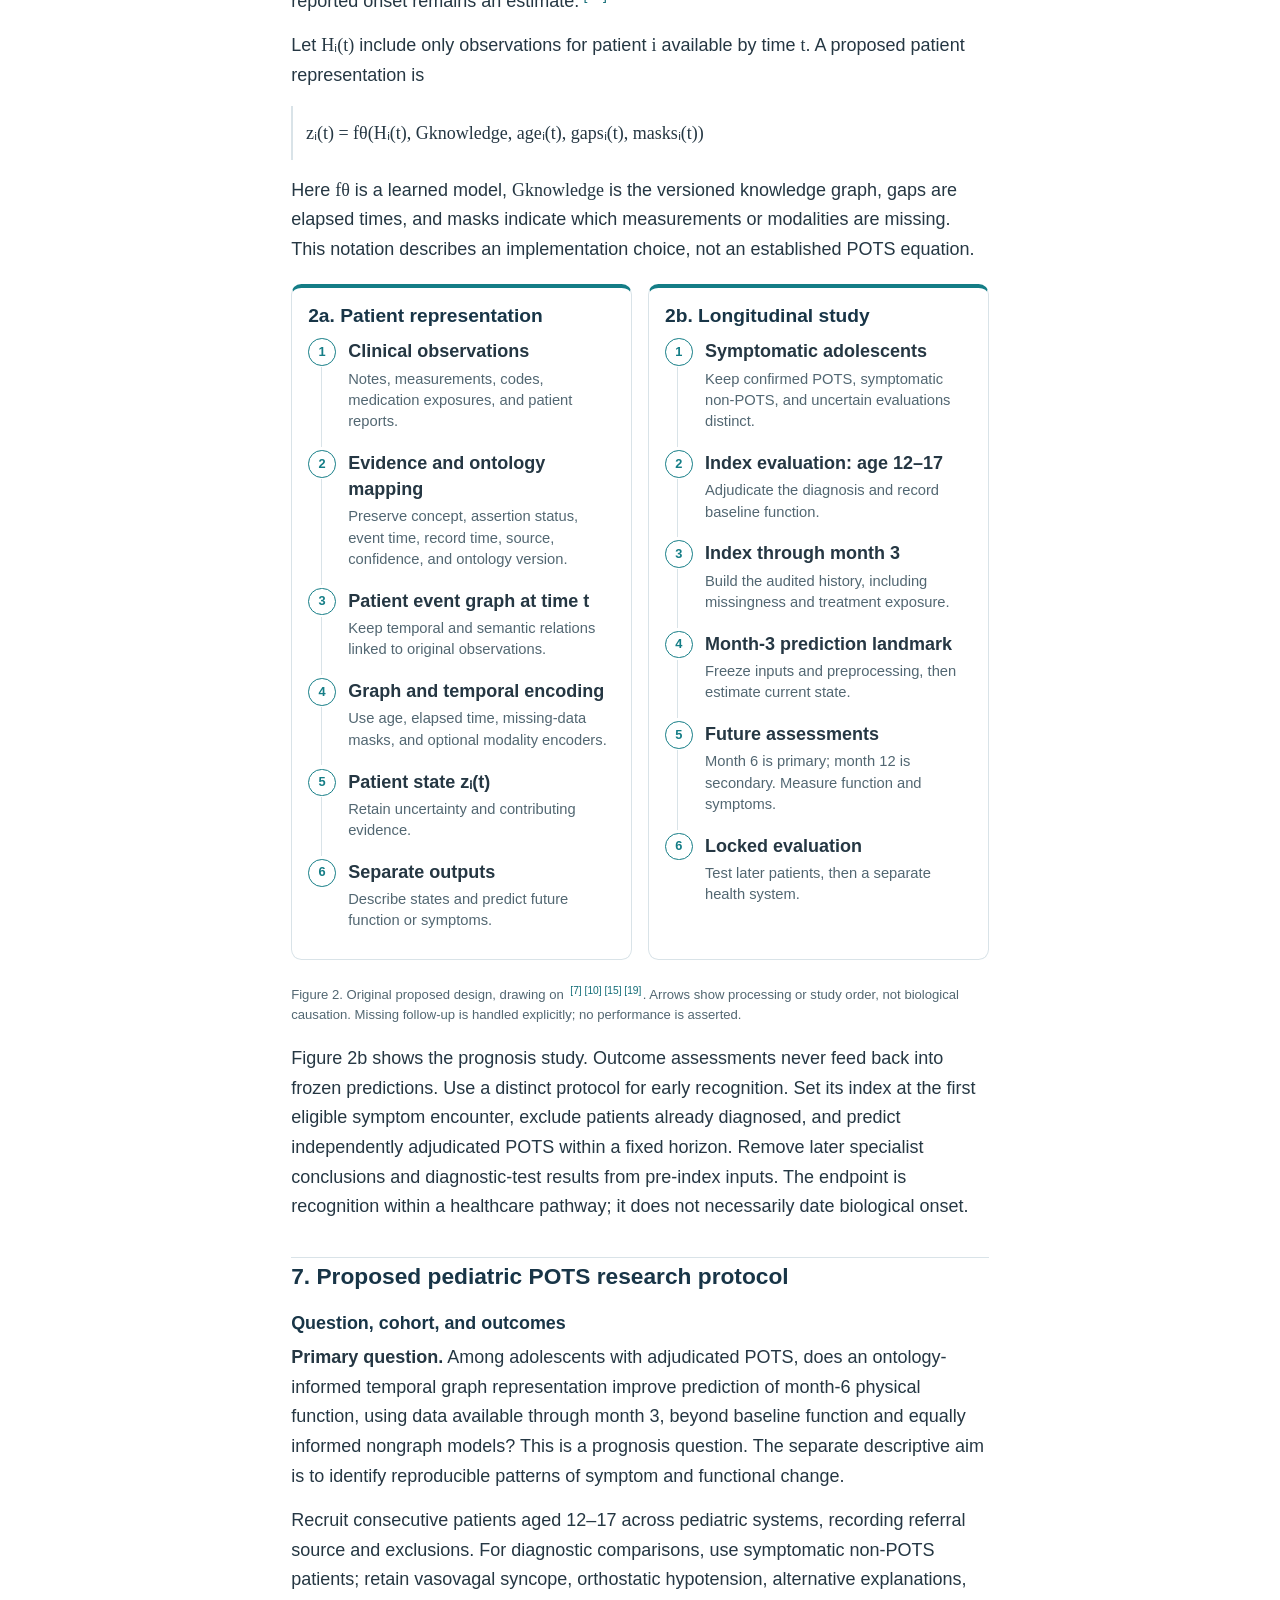
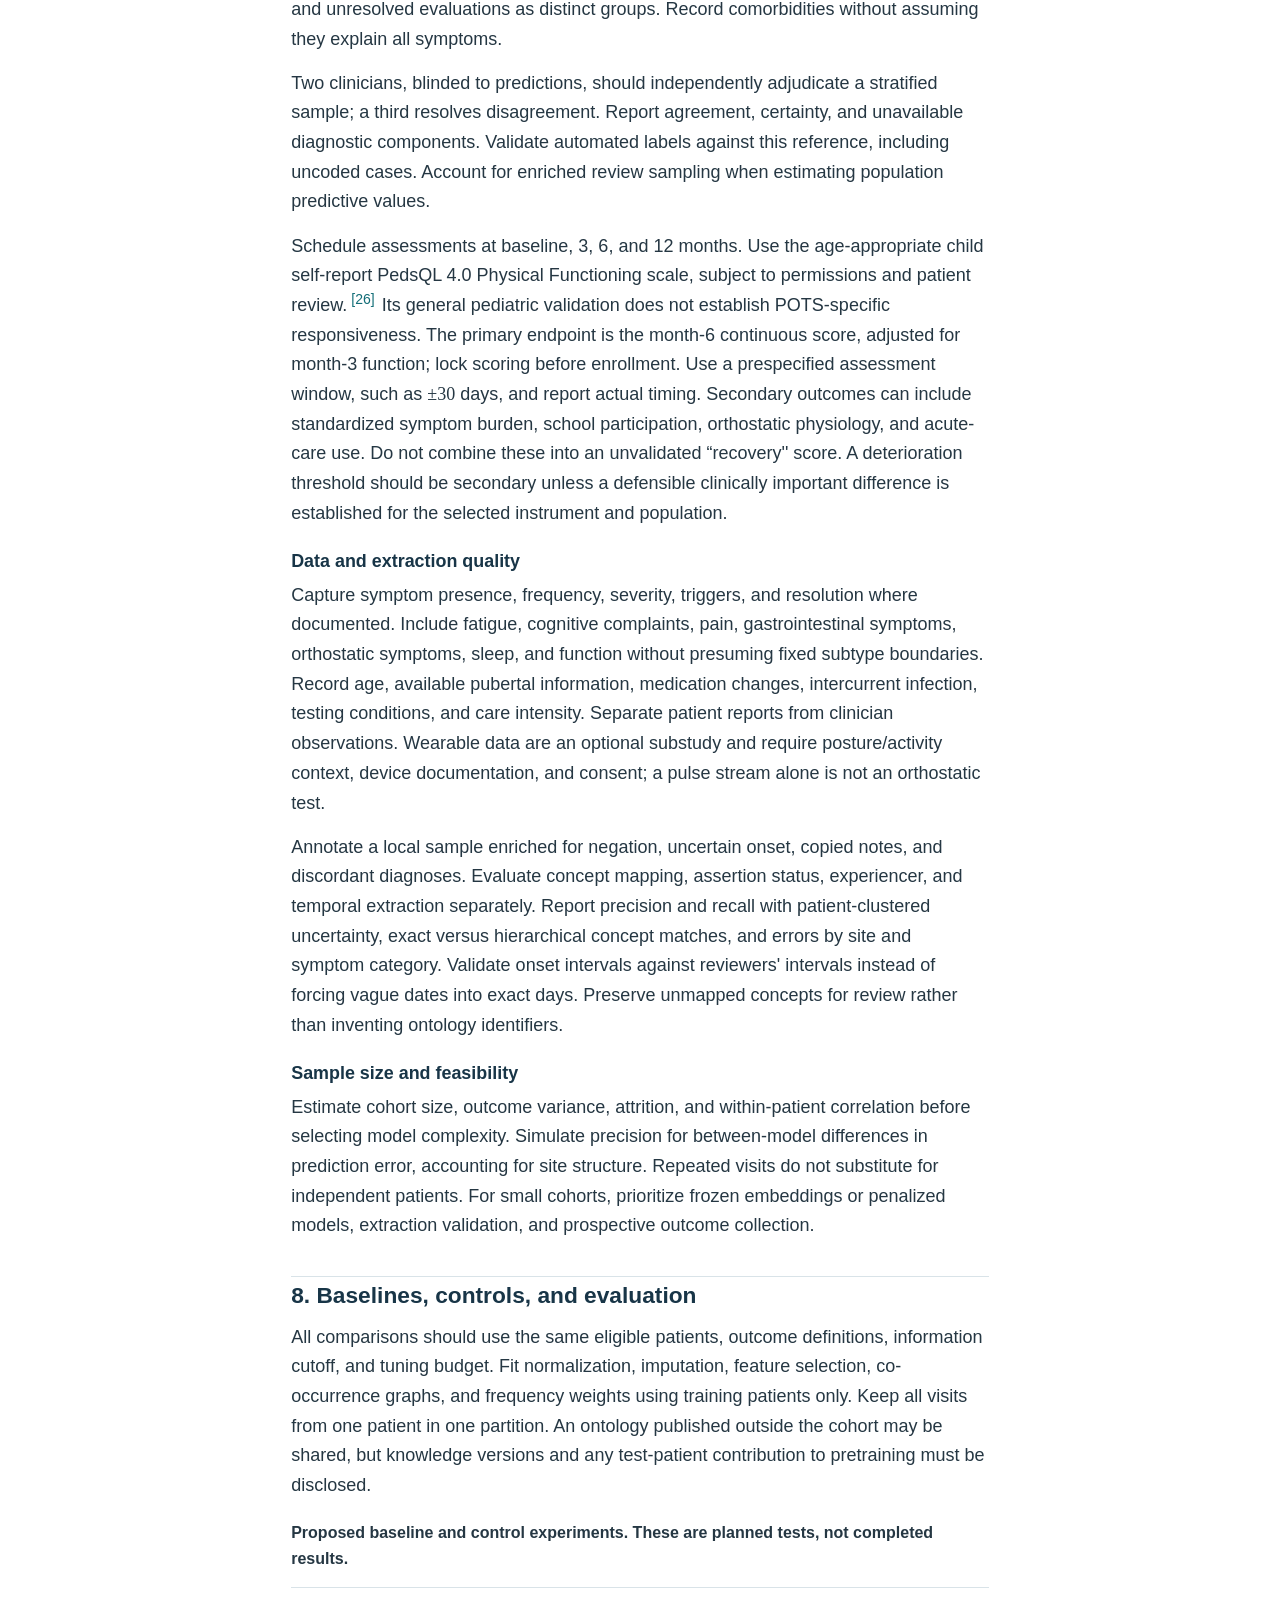
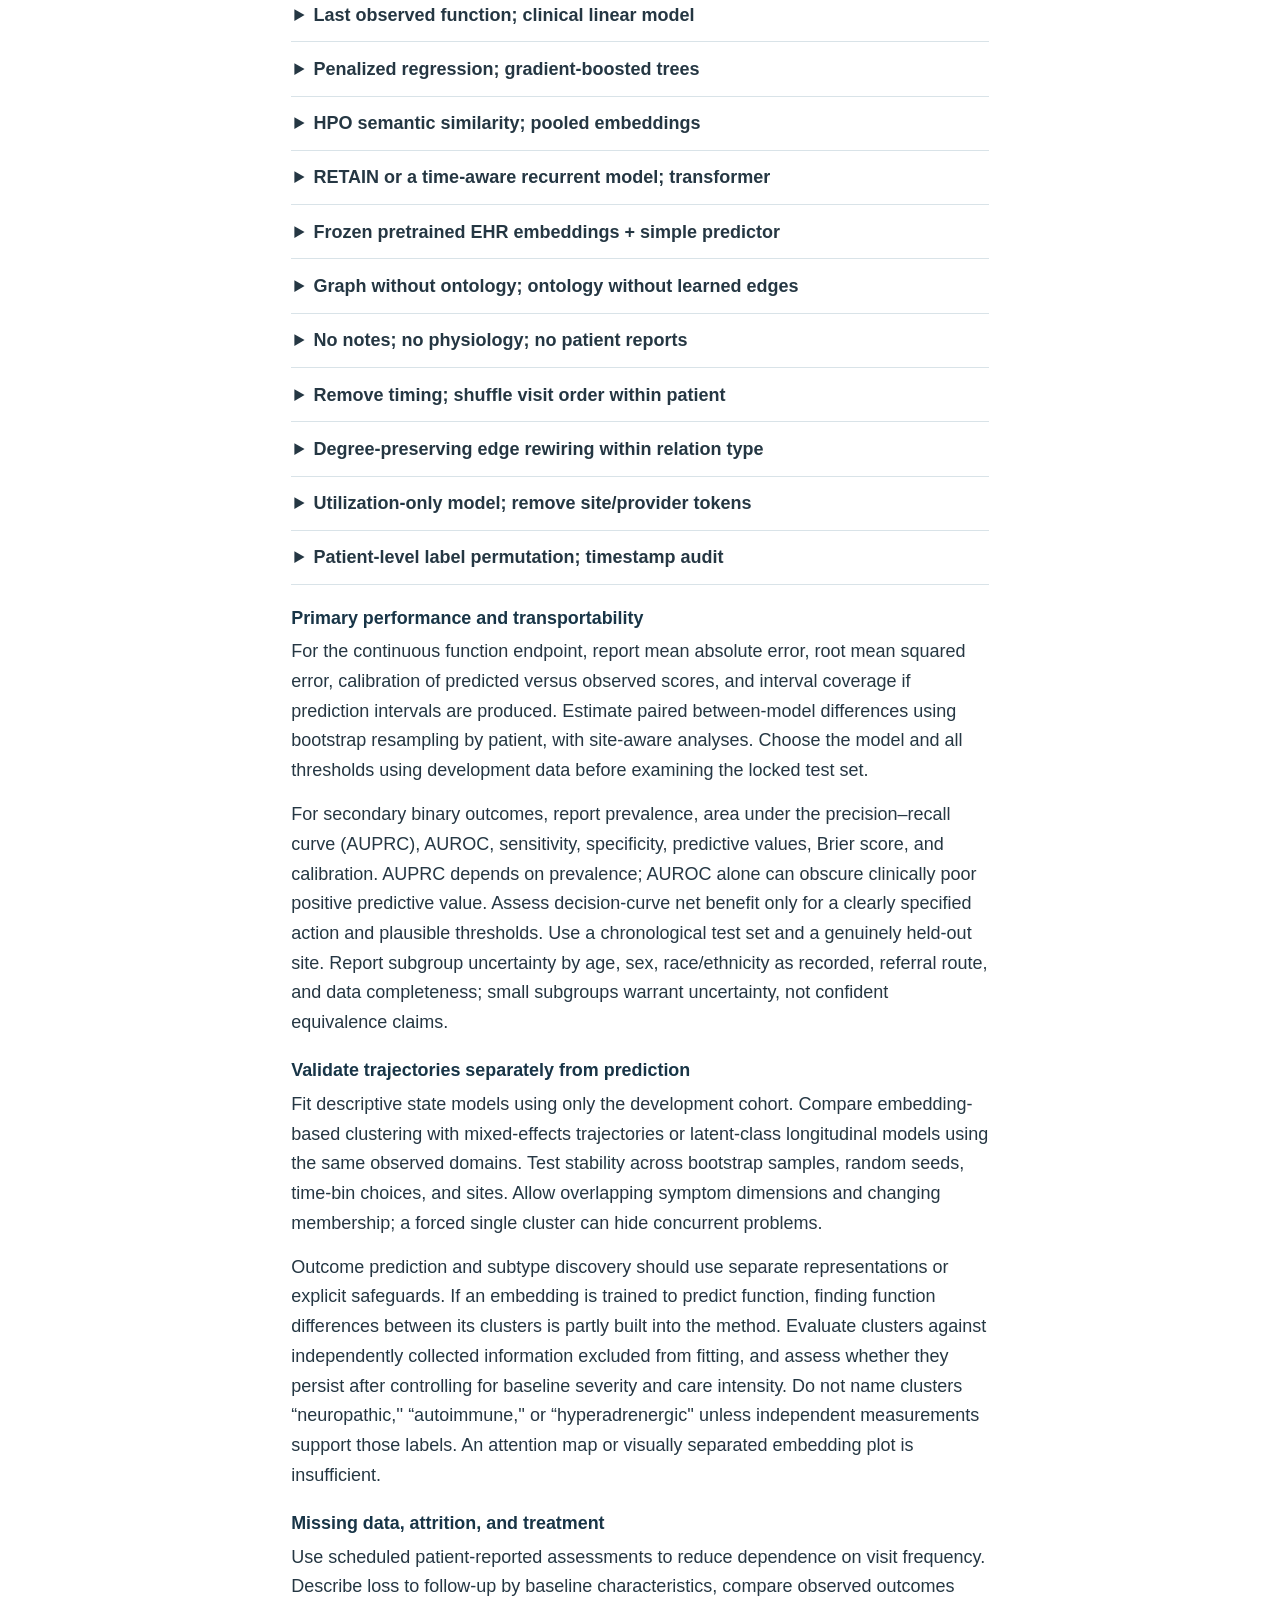
<file: pots-review/index.html>
<!doctype html><html lang="en"><head><meta charset="utf-8"><meta name="viewport" content="width=device-width,initial-scale=1"><meta name="description" content="An accessible narrative review of longitudinal ontology and graph phenotyping, with a pediatric POTS research design."><title>Longitudinal phenotyping & pediatric POTS — Mobile review</title><style>
:root{--paper:#fff;--ink:#183547;--text:#253743;--muted:#526772;--line:#d9e3e8;--tint:#edf6f7;--accent:#126d77;--reading-size:18px;color-scheme:light dark}
*{box-sizing:border-box}html{scroll-behavior:smooth;scroll-padding-top:5rem}body{margin:0;background:var(--paper);color:var(--text);font:var(--reading-size)/1.65 -apple-system,BlinkMacSystemFont,"Segoe UI",Arial,sans-serif;overflow-wrap:break-word}main{max-width:46rem;margin:auto;padding:1.2rem 1.2rem 4rem}a{color:var(--accent);text-underline-offset:.15em;overflow-wrap:anywhere}h1,h2,h3{color:var(--ink);line-height:1.22;text-wrap:balance}h1{font-size:clamp(1.9rem,6.7vw,2.8rem);margin:.7rem 0}h2{font-size:1.42rem;margin:2.2rem 0 .8rem;padding-top:.3rem;border-top:1px solid var(--line)}h3{font-size:1.12rem;margin:1.4rem 0 .5rem}p{margin:0 0 .9rem}strong{font-weight:650}.eyebrow{font-size:.74rem;font-weight:700;letter-spacing:.09em;text-transform:uppercase;color:var(--accent)}.subtitle{color:var(--muted);font-size:1.05rem}.meta{font-size:.85rem;color:var(--muted);margin:1rem 0 1.4rem}.scope-note{font-size:.9rem;color:var(--muted)}.readerbar{position:sticky;top:0;z-index:10;background:var(--paper);border-bottom:1px solid var(--line);display:flex;align-items:center;justify-content:space-between;padding:.35rem max(1rem,calc((100vw - 44rem)/2));gap:.5rem}.readerbar>a{font-size:.9rem;text-decoration:none;font-weight:650}.size-controls{display:flex;gap:.2rem}button{font:inherit;font-size:1rem;background:var(--paper);color:var(--ink);border:1px solid var(--line);border-radius:.4rem;min-width:44px;min-height:44px;cursor:pointer}.contents{border:1px solid var(--line);border-radius:.65rem;padding:.1rem .9rem;margin:1.4rem 0}.contents summary{padding:.65rem 0;cursor:pointer;font-weight:650}.contents nav a{display:block;padding:.42rem 0;text-decoration:none;font-size:.96rem}.takeaway{background:var(--tint);border-left:3px solid var(--accent);padding:.85rem 1rem;margin:1rem 0}.citations{white-space:normal;font-size:.78em;vertical-align:super;line-height:0;margin-left:.15em}.citations a{padding:.08em .14em;text-decoration:none}.study-group{margin:1.2rem 0}.group-label{font-weight:650;font-size:1rem}.study{border-bottom:1px solid var(--line)}.study:first-of-type{border-top:1px solid var(--line)}.study summary{cursor:pointer;padding:.85rem .2rem;font-weight:650;line-height:1.45}.study dl{margin:.15rem 0 1rem;padding:0 .3rem}.study dt{font-size:.8rem;font-weight:700;text-transform:uppercase;letter-spacing:.03em;color:var(--muted);margin-top:.75rem}.study dd{margin:.2rem 0 .7rem}.visuals{margin:1.2rem 0;display:grid;grid-template-columns:1fr;gap:1rem}.method{border:1px solid var(--line);border-top:4px solid var(--method);border-radius:.65rem;padding:1rem;min-width:0;background:var(--paper)}.method-heading{display:flex;align-items:center;gap:.65rem;flex-wrap:wrap}.method h3{margin:0;font-size:1.2rem}.badge{display:inline-grid;place-items:center;background:var(--method);color:white;border-radius:50%;width:1.7rem;height:1.7rem;font-size:.85rem;font-weight:700}.year{margin-left:auto;font-size:.78rem;color:var(--muted);max-width:12rem}.method-kind{font-size:.83rem;color:var(--muted);margin:.5rem 0}.method svg{display:block;width:100%;height:auto;max-height:140px;margin:.6rem auto 1rem}.flow{counter-reset:step;list-style:none;padding:0;margin:.7rem 0}.flow li{position:relative;padding:0 0 1.1rem 2.5rem;line-height:1.45;min-width:0}.flow li:before{counter-increment:step;content:counter(step);position:absolute;left:0;top:0;width:1.6rem;height:1.6rem;border:1px solid var(--method);border-radius:50%;color:var(--method);display:grid;place-items:center;font-size:.8rem;font-weight:700;background:var(--paper)}.flow li:not(:last-child):after{content:"";position:absolute;left:.77rem;top:1.8rem;bottom:.2rem;border-left:1px solid var(--line)}.flow li:last-child{padding-bottom:0}.flow strong,.flow span{display:block}.flow span{margin-top:.25rem;font-size:.92rem;color:var(--muted)}.result{padding:.7rem .8rem;border-radius:.4rem;background:var(--tint);font-weight:650;line-height:1.45;margin:.9rem 0 .6rem}.result>span{display:block;font-size:.72rem;text-transform:uppercase;letter-spacing:.06em;color:var(--muted);margin-bottom:.2rem}.figure-note{font-size:.82rem;line-height:1.5;color:var(--muted);margin:.6rem 0 0}.equation{font-family:Georgia,serif;border-left:2px solid var(--line);padding:.65rem .8rem;margin:1rem 0;line-height:1.8;overflow-wrap:anywhere}.math{font-family:Georgia,serif}.references{padding-left:1.6rem;font-size:.91rem;line-height:1.6}.references li{padding:0 0 1.1rem .15rem;scroll-margin-top:5rem}.back{padding:.3rem .4rem;text-decoration:none}.footer{margin-top:2rem;border-top:1px solid var(--line);padding-top:1rem;font-size:.82rem;color:var(--muted)}:target{outline:2px solid var(--accent);outline-offset:5px}button:focus-visible,a:focus-visible,summary:focus-visible{outline:3px solid var(--accent);outline-offset:3px}
@media(min-width:760px){.visuals{grid-template-columns:repeat(2,minmax(0,1fr))}.visuals>.figure-note{grid-column:1/-1}}
@media(prefers-color-scheme:dark){:root{--paper:#142029;--ink:#e2edf2;--text:#d5e0e6;--muted:#a7bac6;--line:#354853;--tint:#203d45;--accent:#82d3da}.method{--method:#a9c8ec!important}}
@media(prefers-reduced-motion:reduce){html{scroll-behavior:auto}}
@media print{.readerbar,.contents{display:none}body{font-size:11pt;color:#222;background:#fff}main{max-width:none;padding:0}details>dl{display:block}h2{break-after:avoid}.method{break-inside:avoid}.study{break-inside:avoid}}
</style></head><body><div class="readerbar"><a href="#top">POTS · Research review</a><div class="size-controls" role="group" aria-label="Text size"><button type="button" id="smaller" aria-label="Decrease text size">A−</button><button type="button" id="larger" aria-label="Increase text size">A+</button></div></div><main id="top"><header><p class="eyebrow">Mobile reading edition</p><h1>Longitudinal patient phenotyping</h1><p class="subtitle">Biomedical ontologies, graph representations, and a research design for pediatric POTS</p><p class="meta">Evidence checked 22 October 2026 · Narrative review · 26 references</p><p class="scope-note"><strong>Review manuscript and proposed study protocol.</strong> No patient data were analyzed. The study design, diagrams, and research priorities are a synthesis and proposal, not validated clinical results.</p></header><details class="contents"><summary>Contents</summary><nav aria-label="Document contents"><a href="#abstract">Abstract</a><a href="#scope-and-how-to-read-the-evidence">1. Scope and how to read the evidence</a><a href="#concepts-step-by-step">2. Concepts, step by step</a><a href="#what-prior-work-has-established">3. What prior work has established</a><a href="#how-the-methods-work">4. How the methods work</a><a href="#why-pediatric-pots-changes-the-design">5. Why pediatric POTS changes the design</a><a href="#a-transparent-representation-of-patient-state">6. A transparent representation of patient state</a><a href="#proposed-pediatric-pots-research-protocol">7. Proposed pediatric POTS research protocol</a><a href="#baselines-controls-and-evaluation">8. Baselines, controls, and evaluation</a><a href="#what-is-genuinely-missing">9. What is genuinely missing?</a><a href="#discussion-and-practical-priorities">10. Discussion and practical priorities</a><a href="#manuscript-and-figure-notes">Manuscript and figure notes</a><a href="#search-and-verification-record">A. Search and verification record</a><a href="#references">References</a></nav></details><h2 id="abstract">Abstract</h2>
<p><strong>Background.</strong> Longitudinal phenotyping describes how a person&#x27;s symptoms, findings, function, and clinical context change over time. Electronic health records (EHRs) can support this task, but their timing and content also reflect how care is delivered. Pediatric postural orthostatic tachycardia syndrome (POTS) makes these distinctions especially important: a diagnostic label, an upright heart-rate response, and sustained functional impairment describe different aspects of illness.</p>
<p><strong>Approach.</strong> This targeted narrative review examines verified primary studies and selected clinical guidance available by 22 October 2026. It distinguishes ontology-based similarity, knowledge graphs, graph neural networks, temporal models, and multimodal embeddings. It is not a systematic review or a meta-analysis.</p>
<p><strong>Findings.</strong> Prior work already includes longitudinal Human Phenotype Ontology (HPO) analyses in pediatric epilepsy, ontology-informed EHR embeddings, cross-encounter graph learning, and integration of notes with structured records. POTS studies also include physiological machine learning and long-term outcome research. These findings rule out broad claims that longitudinal graph phenotyping or computational POTS assessment is wholly new. The reviewed evidence does not establish an externally validated, ontology-informed multimodal model of pediatric POTS trajectories that improves prediction of patient function beyond strong clinical and temporal baselines.</p>
<p><strong>Implications.</strong> A useful next study should preserve symptom timing and evidence provenance, distinguish unknown from absent findings, compare graph models with simpler alternatives using identical inputs, and test transfer across sites and calendar periods. Its main outcome should concern subsequent function or symptom burden. Clusters should remain descriptive until replicated and independently characterized.</p>
<aside class="takeaway"><strong>Central conclusion.</strong> The defensible opportunity is careful clinical validation of time-resolved POTS phenotypes. Combining an ontology, a graph, and a neural network is already established methodological territory.</aside>
<p><strong>Keywords:</strong> longitudinal phenotyping; Human Phenotype Ontology; knowledge graph; graph neural network; multimodal EHR; pediatric POTS.</p>
<h2 id="scope-and-how-to-read-the-evidence">1. Scope and how to read the evidence</h2>
<p>This review asks which existing methods could represent changing patient phenotypes, what their evaluations actually establish, and what remains uncertain for pediatric POTS. Searches used combinations of <em>longitudinal phenotyping</em>, <em>HPO embedding</em>, <em>temporal graph</em>, <em>knowledge graph</em>, <em>multimodal EHR</em>, and <em>POTS</em>, followed by exact-title checks. Sources included PubMed, publisher pages, proceedings, author manuscripts, and institutional publication records. Bibliographic years refer to publication records, not search-engine crawl dates. Appendix A records the search scope and access limits.</p>
<p>Evidence is separated into three categories: <strong>reported findings</strong> from the cited studies; <strong>reviewer interpretation</strong> of their relevance and limitations; and the <strong>proposed protocol</strong> in Sections 7–9. Reported metrics describe each paper&#x27;s own task. They do not form a shared benchmark, and no pooled effect or ranking is justified.</p>
<h2 id="concepts-step-by-step">2. Concepts, step by step</h2>
<p><strong>1. A phenotype is an observed characteristic.</strong> Symptoms, examination findings, physiological measurements, and functional limitations can all contribute. A <em>computable phenotype</em> is a reproducible rule or algorithm for identifying a clinical condition or characteristic from data. A diagnosis code is one observation about recorded care; it is not automatically a verified diagnosis.</p>
<p><strong>2. An ontology defines concepts and their relationships.</strong> The HPO standardizes abnormal phenotypic features and relationships between broader and more specific concepts. Phenopackets provide a structure for person-level observations, including onset, resolution, severity, and explicitly excluded features. Neither alone estimates a patient&#x27;s future course.<span class="citations"><a href="#ref-hpo" aria-label="Reference 1">[1]</a><a href="#ref-phenopackets" aria-label="Reference 2">[2]</a></span></p>
<p><strong>3. A knowledge graph stores typed connections.</strong> Nodes can represent patients, encounters, findings, treatments, and concepts. Edges specify relations such as “observed at,&#x27;&#x27; “mapped to,&#x27;&#x27; or “preceded.&#x27;&#x27; An ontology supplies definitions; a patient graph supplies individual observations. A co-occurrence graph merely records that items appear together. These are different sources of information and should remain distinguishable.</p>
<p><strong>4. An embedding is a numeric representation.</strong> A concept or patient is represented by a vector, a list of numbers learned to preserve selected relationships or predict an outcome. Nearby vectors need not mean similar causes. Their meaning depends on the data and training objective. An average of all historical findings loses ordering unless timing is explicitly retained.</p>
<p><strong>5. A graph neural network (GNN) learns from connected nodes.</strong> It repeatedly combines a node&#x27;s information with information from selected neighbors. This is called <em>message passing</em>. Different edge types can receive different transformations. Graph embeddings based on random walks, ontology attention, and GNNs are related approaches, but they are not interchangeable names.</p>
<p><strong>6. A longitudinal model represents repeated observations.</strong> It should account for elapsed time, age, and what was observable at each assessment. A transformer learns weighted relationships among inputs. A recurrent model updates a stored representation as observations arrive. Either can model time without an explicit graph. Multimodal models combine different kinds of data, such as notes, measurements, codes, and patient reports.</p>
<p><strong>7. Three tasks require different evidence.</strong> Case identification asks whether a condition is present. Trajectory description asks how measured features change. Prognosis asks what occurs after a defined prediction time. Successful diagnosis-code prediction does not, by itself, validate a biological subtype or a treatment recommendation.</p>
<h2 id="what-prior-work-has-established">3. What prior work has established</h2>
<h3 id="ontologies-and-pediatric-longitudinal-phenotyping">Ontologies and pediatric longitudinal phenotyping</h3>
<p>HPO2Vec+ enriched HPO node embeddings with disease–phenotype knowledge from DECIPHER, OMIM, and Orphanet. Its evaluation concerned phenotypic relevance, including precision, recall, and F1. This is evidence for concept representation, not direct evidence for tracking a child&#x27;s changing state.<span class="citations"><a href="#ref-hpo2vec" aria-label="Reference 3">[3]</a></span></p>
<p>Ganesan and colleagues provided a direct pediatric longitudinal precedent in 2020: 62,104 coded observations from 658 people with genetic epilepsies were mapped to HPO and grouped into three-month age intervals. The analysis identified time-dependent gene–phenotype associations across 3,251 patient-years. The method did not require a GNN. Restrictions to neurological codes and problems, inability to assess negation, and variable EHR coverage limited interpretation.<span class="citations"><a href="#ref-ganesan" aria-label="Reference 4">[4]</a></span> This work makes “adding time to ontology phenotyping&#x27;&#x27; an insufficient novelty claim.</p>
<p>Daniali and colleagues&#x27; 2023 frequency-based HPO embeddings used frequencies derived from 53 million notes from more than 1.5 million individuals to weight the ontology graph before Node2Vec+ embedding. Evaluation included expert judgments and patient similarity; the patient-pair analysis involved 53 people. The study reported 68% agreement with its expert-majority prioritization standard.<span class="citations"><a href="#ref-fqhp" aria-label="Reference 5">[5]</a></span> The large note corpus should therefore not be confused with a similarly large independent clinical validation cohort. Extraction artifacts and a largely static representation constrain transfer to prognosis.</p>
<p>MUGS, published in November 2024, combined ontology hierarchy with pediatric and general-system EHR co-occurrence information. It used 0.25 million Boston Children&#x27;s Hospital and 2.5 million Mass General Brigham patients. The method separates group, shared-code, and site-specific effects, providing a concrete alternative to assuming that adult representations transfer unchanged. Evaluation included code relatedness and pediatric pulmonary hypertension phenotyping; 419 patients had expert labels.<span class="citations"><a href="#ref-mugs" aria-label="Reference 6">[6]</a></span> These results are relevant to pediatric adaptation, but aggregated code profiles do not establish POTS trajectory states.</p>
<h3 id="ontology-informed-prediction-and-learned-graphs">Ontology-informed prediction and learned graphs</h3>
<p>GRAM (KDD 2017; preprint 2016) combines a medical code with its ontology ancestors using attention, then models visit sequences. Evaluation included sequential diagnosis prediction and heart-failure prediction, with particular motivation for infrequent codes.<span class="citations"><a href="#ref-gram" aria-label="Reference 7">[7]</a></span> It demonstrates that ontology information can regularize prediction. Its learned attention does not identify a causal mechanism.</p>
<p>Graph Convolutional Transformer (GCT; AAAI 2020; preprint 2019) uses data statistics to guide learning of EHR structure and evaluates graph reconstruction and clinical prediction, including readmission.<span class="citations"><a href="#ref-gct" aria-label="Reference 8">[8]</a></span> This differs from a model operating exclusively on curated ontology edges: the learned relations may encode documentation or treatment patterns.</p>
<p>MedPath (WWW 2021) retrieves personalized medical knowledge paths to augment risk models. Its author record reports evaluation on three datasets and improvements in F1 and area under the receiver operating characteristic curve (AUROC) across eight existing predictors.<span class="citations"><a href="#ref-medpath" aria-label="Reference 9">[9]</a></span> Paths provide inspectable associations. Calling a path a disease-progression path does not prove that a patient actually passed through those states or that intervention on an intermediate node changes outcomes.</p>
<p>Together, these studies motivate testing explicit relationships. They do not justify assuming that more edges, a larger ontology, or a more complex network will help a smaller specialty cohort.</p>
<h3 id="temporal-graphs-sequence-models-and-multimodal-data">Temporal graphs, sequence models, and multimodal data</h3>
<p>DeepJ extends GCT with temporal encoding, a mask restricting information flow, and graph pooling across encounters. The 2025 AMIA proceedings paper was posted in February 2026, following a June 2025 preprint. It evaluated ICU mortality in eICU (39,874 patients) and acute kidney injury at the University of Kansas Medical Center (25,955 patients). Reported AUROCs were 0.8933 and 0.7265, respectively.<span class="citations"><a href="#ref-deepj" aria-label="Reference 10">[10]</a></span> This is direct evidence that cross-encounter graphs already exist, although inpatient prediction over short windows differs from outpatient symptom trajectories over years.</p>
<p>EHRFormer, published as an accepted article in August 2026, constructs temporal heterogeneous patient graphs and uses time-aware message passing for next-visit diagnosis prediction. Its reported evaluation uses MIMIC-III, MIMIC-IV, and MarketScan CCAE, with precision@k and accuracy@k.<span class="citations"><a href="#ref-ehrformer" aria-label="Reference 11">[11]</a></span> Those ranking metrics address recorded codes, not calibration, function, or biological subtypes. The retrieved version exposed an abstract-level methods and results account, so detailed split and leakage safeguards could not be audited here.</p>
<p>Strong nongraph comparators are essential. BEHRT (2020) models diagnoses with age, position, and visit-related information and evaluates future diagnoses in nearly 1.6 million people.<span class="citations"><a href="#ref-behrt" aria-label="Reference 12">[12]</a></span> Med-BERT (2021; preprint 2020) pretrains on structured EHRs from 28,490,650 patients and evaluates heart failure among people with diabetes and pancreatic cancer prediction.<span class="citations"><a href="#ref-medbert" aria-label="Reference 13">[13]</a></span> Their reported gains justify considering pretraining, but do not establish pediatric POTS validity. RETAIN (2016) offers an earlier visit- and variable-attention baseline.<span class="citations"><a href="#ref-retain" aria-label="Reference 14">[14]</a></span></p>
<p>MedFuse (Hayat et al., 2022) combines clinical time series with chest radiographs through a recurrent fusion module. It evaluates mortality and phenotype classification using MIMIC-IV and MIMIC-CXR, including missing-image settings.<span class="citations"><a href="#ref-medfuse" aria-label="Reference 15">[15]</a></span> The transferable lesson is to evaluate incomplete modalities; pediatric POTS does not require routine chest imaging merely because this benchmark uses it. A different paper, MEDFuse (Phan et al., 2024), combines laboratory and note representations and reports disease classification on MIMIC-III and an institutional dataset.<span class="citations"><a href="#ref-medfuse24" aria-label="Reference 16">[16]</a></span> The similar names refer to distinct methods.</p>
<p>Foresight (2024) extracts biomedical concepts from notes and models patient timelines with a generative transformer across two UK hospital datasets and MIMIC-III. Its paper defines its precision@10 result as whether at least one of ten candidates is correct.<span class="citations"><a href="#ref-foresight" aria-label="Reference 17">[17]</a></span> This is not equivalent to ordinary per-candidate precision, a calibrated probability, or evidence that simulated interventions have causal validity.</p>
<h3 id="recent-work-narrows-the-remaining-gap">Recent work narrows the remaining gap</h3>
<p>TimeX (June 2026) extracts phenotype onset from narratives using a modular language-model pipeline. Its timestamp evaluation used 102 manually annotated notes and reported average accuracy of 81.24%; four rare-disease cohorts illustrated differences between narrated onset and documentation time.<span class="citations"><a href="#ref-timex" aria-label="Reference 18">[18]</a></span> Local extraction validation remains necessary, particularly when timing is vague or absent.</p>
<p>Kim and colleagues (September 2026) integrated note-derived events, structured EHR data, ontology mappings, and temporal relations into patient knowledge graphs. Physician adjudication evaluated extraction; a GLP-1 receptor agonist cohort illustrated longitudinal treatment-response analyses.<span class="citations"><a href="#ref-journeys" aria-label="Reference 19">[19]</a></span> This is especially close architectural prior work. It demonstrates that integrated longitudinal patient graphs are feasible, while leaving pediatric POTS performance, GNN benefit, and causal treatment effects unestablished.</p>
<h2 id="how-the-methods-work">4. How the methods work</h2>
<p>Figure&nbsp;1 shows the main operations in four representative published methods. Each panel pairs a visual sketch with two numbered learning steps and the resulting output. The tables retain the study-specific evaluation and limitations.</p>
<section class="visuals" aria-label="Figure 1: published methods"><article class="method" id="method-fqhp" style="--method:#147d86"><div class="method-heading"><span class="badge">a</span><h3>FQ-HP</h3><span class="year">2023</span></div><p class="method-kind">Ontology embedding <span class="citations"><a href="#ref-fqhp" aria-label="Reference 5">[5]</a></span></p><svg viewBox="0 0 320 94" role="img" aria-label="Ontology embedding schematic" style="color:#147d86"><g fill="none" stroke="currentColor" stroke-width="2"><path d="M42 18L18 53M42 18L76 53M76 53L60 80M76 53L100 80M120 47H168M160 39L168 47L160 55"/><circle cx="42" cy="18" r="6" fill="currentColor"/><circle cx="18" cy="53" r="6" fill="currentColor"/><circle cx="76" cy="53" r="6" fill="currentColor"/><circle cx="60" cy="80" r="6" fill="currentColor"/><circle cx="100" cy="80" r="6" fill="currentColor"/><rect x="200" y="19" width="14" height="14" rx="2" fill="currentColor" opacity="0.22"/><rect x="222" y="19" width="14" height="14" rx="2" fill="currentColor" opacity="0.5"/><rect x="244" y="19" width="14" height="14" rx="2" fill="currentColor" opacity="0.78"/><rect x="266" y="19" width="14" height="14" rx="2" fill="currentColor" opacity="0.22"/><rect x="288" y="19" width="14" height="14" rx="2" fill="currentColor" opacity="0.5"/><rect x="200" y="40" width="14" height="14" rx="2" fill="currentColor" opacity="0.78"/><rect x="222" y="40" width="14" height="14" rx="2" fill="currentColor" opacity="0.22"/><rect x="244" y="40" width="14" height="14" rx="2" fill="currentColor" opacity="0.5"/><rect x="266" y="40" width="14" height="14" rx="2" fill="currentColor" opacity="0.78"/><rect x="288" y="40" width="14" height="14" rx="2" fill="currentColor" opacity="0.22"/><rect x="200" y="61" width="14" height="14" rx="2" fill="currentColor" opacity="0.5"/><rect x="222" y="61" width="14" height="14" rx="2" fill="currentColor" opacity="0.78"/><rect x="244" y="61" width="14" height="14" rx="2" fill="currentColor" opacity="0.22"/><rect x="266" y="61" width="14" height="14" rx="2" fill="currentColor" opacity="0.5"/><rect x="288" y="61" width="14" height="14" rx="2" fill="currentColor" opacity="0.78"/></g></svg><ol class="flow"><li>HPO structure + note-derived phenotype frequencies</li><li>Propagate frequencies and weight ontology edges</li><li>Learn vectors with Node2Vec+ random walks</li></ol><p class="result"><span>Output</span>Phenotype and patient similarity</p><p class="figure-note">No explicit individual patient timeline.</p></article><article class="method" id="method-gram" style="--method:#386cb0"><div class="method-heading"><span class="badge">b</span><h3>GRAM</h3><span class="year">2017</span></div><p class="method-kind">Ontology attention and visit sequence <span class="citations"><a href="#ref-gram" aria-label="Reference 7">[7]</a></span></p><svg viewBox="0 0 320 94" role="img" aria-label="Ontology attention and visit sequence schematic" style="color:#386cb0"><g fill="none" stroke="currentColor" stroke-width="2"><path d="M25 20L65 66M65 20V66M105 20L65 66M125 47H166M158 39L166 47L158 55M203 47H230M262 47H288"/><circle cx="25" cy="20" r="6" fill="currentColor"/><circle cx="65" cy="20" r="6" fill="currentColor"/><circle cx="105" cy="20" r="6" fill="currentColor"/><circle cx="65" cy="66" r="6" fill="currentColor"/><rect x="175" y="30" width="28" height="34" rx="4" fill="currentColor" opacity=".18"/><rect x="234" y="30" width="28" height="34" rx="4" fill="currentColor" opacity=".18"/><rect x="288" y="30" width="28" height="34" rx="4" fill="currentColor" opacity=".18"/></g></svg><ol class="flow"><li>Patient codes + ontology ancestors</li><li>Learn attention-weighted concept embeddings; build visit vectors</li><li>Process the ordered visits with a recurrent network</li></ol><p class="result"><span>Output</span>Subsequent diagnoses or heart failure</p><p class="figure-note">Ontology structure informs sequence prediction.</p></article><article class="method" id="method-deepj" style="--method:#7657a6"><div class="method-heading"><span class="badge">c</span><h3>DeepJ</h3><span class="year">2025 proceedings; posted 2026</span></div><p class="method-kind">Cross-encounter graph <span class="citations"><a href="#ref-deepj" aria-label="Reference 10">[10]</a></span></p><svg viewBox="0 0 320 94" role="img" aria-label="Cross-encounter graph schematic" style="color:#7657a6"><g fill="none" stroke="currentColor" stroke-width="2"><rect x="18" y="10" width="78" height="74" rx="7" opacity=".35"/><path d="M57 28L40 64L74 64Z"/><circle cx="57" cy="28" r="5" fill="currentColor"/><circle cx="40" cy="64" r="5" fill="currentColor"/><circle cx="74" cy="64" r="5" fill="currentColor"/><rect x="112" y="10" width="78" height="74" rx="7" opacity=".35"/><path d="M151 28L134 64L168 64Z"/><circle cx="151" cy="28" r="5" fill="currentColor"/><circle cx="134" cy="64" r="5" fill="currentColor"/><circle cx="168" cy="64" r="5" fill="currentColor"/><rect x="206" y="10" width="78" height="74" rx="7" opacity=".35"/><path d="M245 28L228 64L262 64Z"/><circle cx="245" cy="28" r="5" fill="currentColor"/><circle cx="228" cy="64" r="5" fill="currentColor"/><circle cx="262" cy="64" r="5" fill="currentColor"/><path d="M57 28H151M151 28H245M40 64H134M134 64H228" stroke-dasharray="5 4"/></g></svg><ol class="flow"><li>Medical codes across encounters + elapsed times</li><li>Learn graph links with temporal encoding and a causal mask</li><li>Pool related codes and aggregate graph features</li></ol><p class="result"><span>Output</span>ICU mortality or acute kidney injury</p><p class="figure-note">The causal mask restricts information flow by time; it does not establish causal effects.</p></article><article class="method" id="method-medfuse" style="--method:#a56b22"><div class="method-heading"><span class="badge">d</span><h3>MedFuse</h3><span class="year">2022</span></div><p class="method-kind">Multimodal fusion <span class="citations"><a href="#ref-medfuse" aria-label="Reference 15">[15]</a></span></p><svg viewBox="0 0 320 94" role="img" aria-label="Multimodal fusion schematic" style="color:#a56b22"><g fill="none" stroke="currentColor" stroke-width="2"><rect x="8" y="18" width="92" height="56" rx="6" opacity=".4"/><path d="M16 47H34L40 32L49 62L59 26L68 47H91M108 47H141M210 47H178"/><rect x="142" y="27" width="36" height="40" rx="5" fill="currentColor" opacity=".22"/><rect x="218" y="18" width="92" height="56" rx="6" stroke-dasharray="4 4"/><path d="M264 26V65M256 32L234 39V63H256ZM272 32L294 39V63H272Z" opacity=".7"/></g></svg><ol class="flow"><li>Clinical time series + chest X-rays, when available</li><li>Encode the time-series and image modalities separately</li><li>Fuse available representations with an LSTM module and classify</li></ol><p class="result"><span>Output</span>Mortality or phenotype labels</p><p class="figure-note">LSTM means long short-term memory. This method was evaluated with missing images.</p></article><p class="figure-note">Figure 1. Original simplified schematics based on the cited papers. Connections, colors, and input symbols are illustrative; they are not measured results.</p></section>
<h3 id="study-by-study-comparison">Study-by-study comparison</h3>
<p>The final table column assesses relevance to pediatric POTS. Performance numbers describe different tasks and should not be compared directly.</p>
<div class="study-group"><p class="group-label">Ontologies, graphs, and longitudinal representations.</p><details class="study"><summary>HPO2Vec+ (2019)<span class="citations"><a href="#ref-hpo2vec" aria-label="Reference 3">[3]</a></span></summary><dl><dt>Representation and time</dt><dd>Enriched HPO graph; node embeddings; no explicit individual timeline.</dd><dt>Evaluation and evidence</dt><dd>Phenotypic relevance evaluated with precision, recall, and F1.</dd><dt>Limit for POTS</dt><dd>Concept similarity does not validate trajectory prediction.</dd></dl></details><details class="study"><summary>Ganesan et al. (2020)<span class="citations"><a href="#ref-ganesan" aria-label="Reference 4">[4]</a></span></summary><dl><dt>Representation and time</dt><dd>HPO mappings and three-month age bins.</dd><dt>Evaluation and evidence</dt><dd>658 people with genetic epilepsies; temporal gene–phenotype enrichment.</dd><dt>Limit for POTS</dt><dd>Coded observations, incomplete coverage, no negated findings.</dd></dl></details><details class="study"><summary>FQ-HP (2023)<span class="citations"><a href="#ref-fqhp" aria-label="Reference 5">[5]</a></span></summary><dl><dt>Representation and time</dt><dd>Frequency-weighted HPO; Node2Vec+; static vectors.</dd><dt>Evaluation and evidence</dt><dd>Expert prioritization and patient similarity; 53-person patient-pair analysis.</dd><dt>Limit for POTS</dt><dd>Note frequency can reflect extraction and care patterns.</dd></dl></details><details class="study"><summary>MUGS (2024)<span class="citations"><a href="#ref-mugs" aria-label="Reference 6">[6]</a></span></summary><dl><dt>Representation and time</dt><dd>Ontology groups plus shared and site-specific code effects.</dd><dt>Evaluation and evidence</dt><dd>Code-relatedness benchmarks; pediatric pulmonary hypertension classification and subphenotyping.</dd><dt>Limit for POTS</dt><dd>Temporal information is not retained in the same way as an event-sequence model.</dd></dl></details><details class="study"><summary>GRAM (2017)<span class="citations"><a href="#ref-gram" aria-label="Reference 7">[7]</a></span></summary><dl><dt>Representation and time</dt><dd>Ontology-ancestor attention plus recurrent visit sequence.</dd><dt>Evaluation and evidence</dt><dd>Sequential diagnoses and heart failure; benefits reported for sparse concepts.</dd><dt>Limit for POTS</dt><dd>Limited phenotype detail; attention is not causal evidence.</dd></dl></details><details class="study"><summary>GCT (2020)<span class="citations"><a href="#ref-gct" aria-label="Reference 8">[8]</a></span></summary><dl><dt>Representation and time</dt><dd>Statistical priors and learned graph attention.</dd><dt>Evaluation and evidence</dt><dd>Synthetic graph reconstruction and EHR prediction, including readmission.</dd><dt>Limit for POTS</dt><dd>Learned edges can encode care processes.</dd></dl></details><details class="study"><summary>MedPath (2021)<span class="citations"><a href="#ref-medpath" aria-label="Reference 9">[9]</a></span></summary><dl><dt>Representation and time</dt><dd>Personalized paths from a medical knowledge graph augment risk models.</dd><dt>Evaluation and evidence</dt><dd>Three datasets, eight base predictors; F1 and AUROC improvements reported.</dd><dt>Limit for POTS</dt><dd>A retrieved path is not an observed causal trajectory; detailed protocol not audited here.</dd></dl></details><details class="study"><summary>DeepJ (2025 proceedings; 2026 posting)<span class="citations"><a href="#ref-deepj" aria-label="Reference 10">[10]</a></span></summary><dl><dt>Representation and time</dt><dd>Cross-encounter graph learning, temporal encoding, graph pooling.</dd><dt>Evaluation and evidence</dt><dd>eICU mortality and KUMC acute kidney injury; ablations of graph learning and pooling.</dd><dt>Limit for POTS</dt><dd>Inpatient windows and outcomes differ from chronic outpatient POTS.</dd></dl></details><details class="study"><summary>EHRFormer (2026)<span class="citations"><a href="#ref-ehrformer" aria-label="Reference 11">[11]</a></span></summary><dl><dt>Representation and time</dt><dd>Timestamped visit/event graph; heterogeneous temporal message passing.</dd><dt>Evaluation and evidence</dt><dd>Next-visit diagnosis ranking on three EHR datasets.</dd><dt>Limit for POTS</dt><dd>Accepted-version abstract available; no POTS-specific clinical validation.</dd></dl></details></div>
<div class="study-group"><p class="group-label">Sequence, multimodal, extraction, and POTS comparators.</p><details class="study"><summary>RETAIN (2016)<span class="citations"><a href="#ref-retain" aria-label="Reference 14">[14]</a></span></summary><dl><dt>Representation and time</dt><dd>Reverse-time visit and variable attention.</dd><dt>Evaluation and evidence</dt><dd>Large health-system EHR evaluation; prediction and scalability.</dd><dt>Limit for POTS</dt><dd>Useful temporal baseline; no ontology or mechanistic validation.</dd></dl></details><details class="study"><summary>BEHRT (2020)<span class="citations"><a href="#ref-behrt" aria-label="Reference 12">[12]</a></span></summary><dl><dt>Representation and time</dt><dd>Transformer over diagnoses, age, position, visit segments.</dd><dt>Evaluation and evidence</dt><dd>Future-diagnosis tasks in UK primary-care data.</dd><dt>Limit for POTS</dt><dd>Code prediction differs from symptom and functional change.</dd></dl></details><details class="study"><summary>Med-BERT (2021)<span class="citations"><a href="#ref-medbert" aria-label="Reference 13">[13]</a></span></summary><dl><dt>Representation and time</dt><dd>Pretrained contextual code embeddings.</dd><dt>Evaluation and evidence</dt><dd>Two disease-prediction tasks across two databases; small-sample experiments.</dd><dt>Limit for POTS</dt><dd>Transfer to adolescents requires testing; sequence order alone is incomplete timing.</dd></dl></details><details class="study"><summary>MedFuse (2022)<span class="citations"><a href="#ref-medfuse" aria-label="Reference 15">[15]</a></span></summary><dl><dt>Representation and time</dt><dd>Recurrent fusion of clinical time series and chest radiographs.</dd><dt>Evaluation and evidence</dt><dd>Mortality and phenotype labels; paired and partially paired inputs.</dd><dt>Limit for POTS</dt><dd>Missing-modality method is relevant; imaging modality and ICU setting are not direct POTS evidence.</dd></dl></details><details class="study"><summary>MEDFuse (2024)<span class="citations"><a href="#ref-medfuse24" aria-label="Reference 16">[16]</a></span></summary><dl><dt>Representation and time</dt><dd>Laboratory embeddings, clinical-text embeddings, transformer fusion.</dd><dt>Evaluation and evidence</dt><dd>Ten-disease classification on MIMIC-III and FEMH.</dd><dt>Limit for POTS</dt><dd>Not a demonstrated model of POTS progression; avoid conflating with 2022 MedFuse.</dd></dl></details><details class="study"><summary>Foresight (2024)<span class="citations"><a href="#ref-foresight" aria-label="Reference 17">[17]</a></span></summary><dl><dt>Representation and time</dt><dd>Extracted biomedical concepts and generative timeline model.</dd><dt>Evaluation and evidence</dt><dd>Next-concept forecasting in KCH, SLaM, and MIMIC-III; synthetic-case review.</dd><dt>Limit for POTS</dt><dd>Forecasting metrics and clinician relevance do not establish causal simulation.</dd></dl></details><details class="study"><summary>TimeX (2026)<span class="citations"><a href="#ref-timex" aria-label="Reference 18">[18]</a></span></summary><dl><dt>Representation and time</dt><dd>Narrative phenotype and onset extraction.</dd><dt>Evaluation and evidence</dt><dd>102 annotated notes; timestamp accuracy; four rare-disease case studies.</dd><dt>Limit for POTS</dt><dd>Extraction evaluation is not prospective outcome validation.</dd></dl></details><details class="study"><summary>Kim et al. (2026)<span class="citations"><a href="#ref-journeys" aria-label="Reference 19">[19]</a></span></summary><dl><dt>Representation and time</dt><dd>Notes + structured data + ontologies in temporal patient graphs.</dd><dt>Evaluation and evidence</dt><dd>Blinded physician extraction assessment; GLP-1 treatment-response trajectories.</dd><dt>Limit for POTS</dt><dd>Closely related architecture; pediatric POTS and incremental GNN benefit remain untested here.</dd></dl></details><details class="study"><summary>Gilmore et al. (2021)<span class="citations"><a href="#ref-gilmore" aria-label="Reference 24">[24]</a></span></summary><dl><dt>Representation and time</dt><dd>Tilt-test HR/BP features; random forest and clustering.</dd><dt>Evaluation and evidence</dt><dd>186 subjects; orthostatic-intolerance classification.</dd><dt>Limit for POTS</dt><dd>Within-test time series, not months-to-years EHR phenotyping.</dd></dl></details><details class="study"><summary>Akera &amp; Novak (2026)<span class="citations"><a href="#ref-akera" aria-label="Reference 25">[25]</a></span></summary><dl><dt>Representation and time</dt><dd>Symptom surveys and physiological measurements; ML classifiers.</dd><dt>Evaluation and evidence</dt><dd>3,210 autonomic-laboratory patients, including 810 POTS cases.</dd><dt>Limit for POTS</dt><dd>Retrospective diagnostic classification; early detection and pediatric transportability not established.</dd></dl></details></div>
<h2 id="why-pediatric-pots-changes-the-design">5. Why pediatric POTS changes the design</h2>
<h3 id="preserve-the-distinction-between-definition-and-observation">Preserve the distinction between definition and observation</h3>
<p>POTS involves sustained excessive upright tachycardia with chronic orthostatic symptoms and exclusion of alternative explanations. Orthostatic means related to upright posture. For the proposed adolescent cohort, the operational primary definition follows Boris and Moak: symptoms for at least three months, sustained heart-rate increase of at least 40 beats/min within ten minutes upright, no sustained blood-pressure fall meeting the 20/10 mmHg systolic/diastolic orthostatic-hypotension threshold, and no other condition adequately explaining the tachycardia. Their review emphasizes that diagnosis also requires clinical context.<span class="citations"><a href="#ref-boris2022" aria-label="Reference 20">[20]</a></span></p>
<p>Definitions are not uniform. The 2024 Chinese pediatric guideline describes a usual duration exceeding one month and permits age-specific maximum upright heart-rate thresholds alongside a 40-beat/min increase.<span class="citations"><a href="#ref-wang2024" aria-label="Reference 21">[21]</a></span> These differences can alter cohort membership. The study should retain component measurements and apply alternate definitions in sensitivity analyses. Restricting the primary cohort to ages 12–17 avoids treating younger-child criteria as settled. Anxiety or another comorbidity should not automatically erase a POTS phenotype; adjudication should assess whether an alternative explanation actually accounts for the tachycardia.</p>
<p>A single pulse measurement cannot retain posture, duration, blood-pressure response, symptoms during the test, or testing conditions. Store serial measurements, protocol, medication exposure, time of day, and the clinical interpretation separately. Likewise, keep suspected, confirmed, historical, and excluded diagnoses distinct. An unmentioned symptom is unknown, not absent.</p>
<h3 id="long-term-outcomes-already-have-clinical-precedent">Long-term outcomes already have clinical precedent</h3>
<p>Tao and colleagues followed 115 of 121 pediatric patients after conventional management. The 2019 study used Kaplan–Meier and Cox analyses, with mean follow-up of 18.7 months and a range of 14–74 months. It reported cumulative symptom-free estimates of 48.4% at one year and 85.6% at six years.<span class="citations"><a href="#ref-tao" aria-label="Reference 22">[22]</a></span> The late estimate is not the proportion of all 115 participants directly observed symptom-free at six years. Follow-up distribution, endpoint definition, and treatment-related censoring matter.</p>
<p>The 2024 LT-POTS survey assessed 227 interpretable responses from patients diagnosed in a pediatric program; mean respondent age was 21.8 years. It included symptoms, quality of life, education, employment, and treatment history.<span class="citations"><a href="#ref-ltpots" aria-label="Reference 23">[23]</a></span> This establishes the relevance of functional outcomes, while response selection and recalled experience limit inference. Neither study establishes the causal effect of a therapy or a validated trajectory taxonomy. Different instruments and observation schedules also prevent simple pooling of “recovery&#x27;&#x27; estimates.</p>
<h3 id="diagnostic-machine-learning-is-related-but-not-equivalent">Diagnostic machine learning is related, but not equivalent</h3>
<p>Gilmore et al. classified orthostatic-intolerance groups using tilt-test heart rate and blood pressure.<span class="citations"><a href="#ref-gilmore" aria-label="Reference 24">[24]</a></span> Akera and Novak&#x27;s 2026 retrospective study reported AUROCs of 0.98/0.99 for models incorporating heart-rate data, compared with 0.68/0.63 for the Survey of Autonomic Symptoms alone.<span class="citations"><a href="#ref-akera" aria-label="Reference 25">[25]</a></span> These are the paper&#x27;s model-specific results, not expected performance in community adolescents. Although diagnostic criteria were not supplied as explicit model rules, using the physiological measurements that help define the label creates a strong route to reproducing the diagnostic assessment. That is useful for a diagnostic-assistance task, but does not show that symptoms alone identify POTS early or forecast later disability.</p>
<h2 id="a-transparent-representation-of-patient-state">6. A transparent representation of patient state</h2>
<h3 id="separate-clinical-evidence-from-general-knowledge">Separate clinical evidence from general knowledge</h3>
<p>The proposed system should keep a versioned ontology layer separate from patient observations and from relations learned from training data. Diagnoses can use a clinical terminology such as SNOMED CT; symptoms can use HPO where an appropriate mapping exists; medication and measurement identifiers can use RxNorm and LOINC. Raw values, units, posture, and text evidence must remain accessible. A mapping is not permission to replace the source statement with a more specific diagnosis.</p>
<p>Figure&nbsp;2a summarizes the representation. An observation should contain at least <em>what was observed</em>, <em>when it occurred</em>, <em>when it became available</em>, <em>who reported it</em>, and <em>whether it was present, absent, uncertain, or resolved</em>. Family history and patient history must be separated. Repeated copied text should not create artificial evidence that a symptom persists.</p>
<h3 id="two-times-are-necessary">Two times are necessary</h3>
<p>A note written in June may say that dizziness began in March. March is the reported event time; June is the information-availability time. A retrospective natural-history analysis may use the March estimate while recording its uncertainty. A prediction made in April cannot use that June note. TimeX provides relevant extraction precedent, but reported onset remains an estimate.<span class="citations"><a href="#ref-timex" aria-label="Reference 18">[18]</a></span></p>
<p>Let <span class="math">Hᵢ(t)</span> include only observations for patient <span class="math">i</span> available by time <span class="math">t</span>. A proposed patient representation is</p>
<div class="equation" role="math" aria-label="The patient representation depends on available history, knowledge, age, time gaps, and observation masks">zᵢ(t) = fθ(Hᵢ(t),<wbr> Gknowledge,<wbr> ageᵢ(t),<wbr> gapsᵢ(t),<wbr> masksᵢ(t))</div>
<p>Here <span class="math">fθ</span> is a learned model, <span class="math">Gknowledge</span> is the versioned knowledge graph, gaps are elapsed times, and masks indicate which measurements or modalities are missing. This notation describes an implementation choice, not an established POTS equation.</p>
<section class="visuals" aria-label="Figure 2: proposed architecture and study"><article class="method" id="proposed-a" style="--method:#147d86"><h3>2a. Patient representation</h3><ol class="flow detailed"><li><strong>Clinical observations</strong><span>Notes, measurements, codes, medication exposures, and patient reports.</span></li><li><strong>Evidence and ontology mapping</strong><span>Preserve concept, assertion status, event time, record time, source, confidence, and ontology version.</span></li><li><strong>Patient event graph at time t</strong><span>Keep temporal and semantic relations linked to original observations.</span></li><li><strong>Graph and temporal encoding</strong><span>Use age, elapsed time, missing-data masks, and optional modality encoders.</span></li><li><strong>Patient state zᵢ(t)</strong><span>Retain uncertainty and contributing evidence.</span></li><li><strong>Separate outputs</strong><span>Describe states and predict future function or symptoms.</span></li></ol></article><article class="method" id="proposed-b" style="--method:#147d86"><h3>2b. Longitudinal study</h3><ol class="flow detailed"><li><strong>Symptomatic adolescents</strong><span>Keep confirmed POTS, symptomatic non-POTS, and uncertain evaluations distinct.</span></li><li><strong>Index evaluation: age 12–17</strong><span>Adjudicate the diagnosis and record baseline function.</span></li><li><strong>Index through month 3</strong><span>Build the audited history, including missingness and treatment exposure.</span></li><li><strong>Month-3 prediction landmark</strong><span>Freeze inputs and preprocessing, then estimate current state.</span></li><li><strong>Future assessments</strong><span>Month 6 is primary; month 12 is secondary. Measure function and symptoms.</span></li><li><strong>Locked evaluation</strong><span>Test later patients, then a separate health system.</span></li></ol></article><p class="figure-note">Figure 2. Original proposed design, drawing on <span class="citations"><a href="#ref-gram" aria-label="Reference 7">[7]</a><a href="#ref-deepj" aria-label="Reference 10">[10]</a><a href="#ref-medfuse" aria-label="Reference 15">[15]</a><a href="#ref-journeys" aria-label="Reference 19">[19]</a></span>. Arrows show processing or study order, not biological causation. Missing follow-up is handled explicitly; no performance is asserted.</p></section>
<p>Figure&nbsp;2b shows the prognosis study. Outcome assessments never feed back into frozen predictions. Use a distinct protocol for early recognition. Set its index at the first eligible symptom encounter, exclude patients already diagnosed, and predict independently adjudicated POTS within a fixed horizon. Remove later specialist conclusions and diagnostic-test results from pre-index inputs. The endpoint is recognition within a healthcare pathway; it does not necessarily date biological onset.</p>
<h2 id="proposed-pediatric-pots-research-protocol">7. Proposed pediatric POTS research protocol</h2>
<h3 id="question-cohort-and-outcomes">Question, cohort, and outcomes</h3>
<p><strong>Primary question.</strong> Among adolescents with adjudicated POTS, does an ontology-informed temporal graph representation improve prediction of month-6 physical function, using data available through month 3, beyond baseline function and equally informed nongraph models? This is a prognosis question. The separate descriptive aim is to identify reproducible patterns of symptom and functional change.</p>
<p>Recruit consecutive patients aged 12–17 across pediatric systems, recording referral source and exclusions. For diagnostic comparisons, use symptomatic non-POTS patients; retain vasovagal syncope, orthostatic hypotension, alternative explanations, and unresolved evaluations as distinct groups. Record comorbidities without assuming they explain all symptoms.</p>
<p>Two clinicians, blinded to predictions, should independently adjudicate a stratified sample; a third resolves disagreement. Report agreement, certainty, and unavailable diagnostic components. Validate automated labels against this reference, including uncoded cases. Account for enriched review sampling when estimating population predictive values.</p>
<p>Schedule assessments at baseline, 3, 6, and 12 months. Use the age-appropriate child self-report PedsQL 4.0 Physical Functioning scale, subject to permissions and patient review.<span class="citations"><a href="#ref-pedsql" aria-label="Reference 26">[26]</a></span> Its general pediatric validation does not establish POTS-specific responsiveness. The primary endpoint is the month-6 continuous score, adjusted for month-3 function; lock scoring before enrollment. Use a prespecified assessment window, such as <span class="math">±30</span> days, and report actual timing. Secondary outcomes can include standardized symptom burden, school participation, orthostatic physiology, and acute-care use. Do not combine these into an unvalidated “recovery&#x27;&#x27; score. A deterioration threshold should be secondary unless a defensible clinically important difference is established for the selected instrument and population.</p>
<h3 id="data-and-extraction-quality">Data and extraction quality</h3>
<p>Capture symptom presence, frequency, severity, triggers, and resolution where documented. Include fatigue, cognitive complaints, pain, gastrointestinal symptoms, orthostatic symptoms, sleep, and function without presuming fixed subtype boundaries. Record age, available pubertal information, medication changes, intercurrent infection, testing conditions, and care intensity. Separate patient reports from clinician observations. Wearable data are an optional substudy and require posture/activity context, device documentation, and consent; a pulse stream alone is not an orthostatic test.</p>
<p>Annotate a local sample enriched for negation, uncertain onset, copied notes, and discordant diagnoses. Evaluate concept mapping, assertion status, experiencer, and temporal extraction separately. Report precision and recall with patient-clustered uncertainty, exact versus hierarchical concept matches, and errors by site and symptom category. Validate onset intervals against reviewers&#x27; intervals instead of forcing vague dates into exact days. Preserve unmapped concepts for review rather than inventing ontology identifiers.</p>
<h3 id="sample-size-and-feasibility">Sample size and feasibility</h3>
<p>Estimate cohort size, outcome variance, attrition, and within-patient correlation before selecting model complexity. Simulate precision for between-model differences in prediction error, accounting for site structure. Repeated visits do not substitute for independent patients. For small cohorts, prioritize frozen embeddings or penalized models, extraction validation, and prospective outcome collection.</p>
<h2 id="baselines-controls-and-evaluation">8. Baselines, controls, and evaluation</h2>
<p>All comparisons should use the same eligible patients, outcome definitions, information cutoff, and tuning budget. Fit normalization, imputation, feature selection, co-occurrence graphs, and frequency weights using training patients only. Keep all visits from one patient in one partition. An ontology published outside the cohort may be shared, but knowledge versions and any test-patient contribution to pretraining must be disclosed.</p>
<div class="study-group"><p class="group-label">Proposed baseline and control experiments. These are planned tests, not completed results.</p><details class="study"><summary>Last observed function; clinical linear model</summary><dl><dt>Question it answers</dt><dd>Is the model better than persistence and age, baseline severity, duration, and care-intensity variables?</dd></dl></details><details class="study"><summary>Penalized regression; gradient-boosted trees</summary><dl><dt>Question it answers</dt><dd>Do flexible graph representations improve on counts, recency, and trend summaries?</dd></dl></details><details class="study"><summary>HPO semantic similarity; pooled embeddings</summary><dl><dt>Question it answers</dt><dd>Does explicit sequencing improve over static ontology-based patient profiles? Estimate information content in training data only.</dd></dl></details><details class="study"><summary>RETAIN or a time-aware recurrent model; transformer</summary><dl><dt>Question it answers</dt><dd>Does graph structure add value beyond temporal modeling using the same modalities?</dd></dl></details><details class="study"><summary>Frozen pretrained EHR embeddings + simple predictor</summary><dl><dt>Question it answers</dt><dd>Is local complex training better than transfer with limited fitting? Check vocabulary coverage first.</dd></dl></details><details class="study"><summary>Graph without ontology; ontology without learned edges</summary><dl><dt>Question it answers</dt><dd>Which relationship source contributes useful information?</dd></dl></details><details class="study"><summary>No notes; no physiology; no patient reports</summary><dl><dt>Question it answers</dt><dd>Which modality contributes, and does improvement survive realistic missingness?</dd></dl></details><details class="study"><summary>Remove timing; shuffle visit order within patient</summary><dl><dt>Question it answers</dt><dd>Is the benefit attributable to temporal order? Preserve patient membership and split boundaries.</dd></dl></details><details class="study"><summary>Degree-preserving edge rewiring within relation type</summary><dl><dt>Question it answers</dt><dd>Is semantic graph structure useful beyond graph size or degree? Repeat with several random seeds.</dd></dl></details><details class="study"><summary>Utilization-only model; remove site/provider tokens</summary><dl><dt>Question it answers</dt><dd>Could visit frequency or institutional workflow explain the result?</dd></dl></details><details class="study"><summary>Patient-level label permutation; timestamp audit</summary><dl><dt>Question it answers</dt><dd>Do apparent gains persist when predictive signal should be removed, or when future information is excluded?</dd></dl></details></div>
<h3 id="primary-performance-and-transportability">Primary performance and transportability</h3>
<p>For the continuous function endpoint, report mean absolute error, root mean squared error, calibration of predicted versus observed scores, and interval coverage if prediction intervals are produced. Estimate paired between-model differences using bootstrap resampling by patient, with site-aware analyses. Choose the model and all thresholds using development data before examining the locked test set.</p>
<p>For secondary binary outcomes, report prevalence, area under the precision–recall curve (AUPRC), AUROC, sensitivity, specificity, predictive values, Brier score, and calibration. AUPRC depends on prevalence; AUROC alone can obscure clinically poor positive predictive value. Assess decision-curve net benefit only for a clearly specified action and plausible thresholds. Use a chronological test set and a genuinely held-out site. Report subgroup uncertainty by age, sex, race/ethnicity as recorded, referral route, and data completeness; small subgroups warrant uncertainty, not confident equivalence claims.</p>
<h3 id="validate-trajectories-separately-from-prediction">Validate trajectories separately from prediction</h3>
<p>Fit descriptive state models using only the development cohort. Compare embedding-based clustering with mixed-effects trajectories or latent-class longitudinal models using the same observed domains. Test stability across bootstrap samples, random seeds, time-bin choices, and sites. Allow overlapping symptom dimensions and changing membership; a forced single cluster can hide concurrent problems.</p>
<p>Outcome prediction and subtype discovery should use separate representations or explicit safeguards. If an embedding is trained to predict function, finding function differences between its clusters is partly built into the method. Evaluate clusters against independently collected information excluded from fitting, and assess whether they persist after controlling for baseline severity and care intensity. Do not name clusters “neuropathic,&#x27;&#x27; “autoimmune,&#x27;&#x27; or “hyperadrenergic&#x27;&#x27; unless independent measurements support those labels. An attention map or visually separated embedding plot is insufficient.</p>
<h3 id="missing-data-attrition-and-treatment">Missing data, attrition, and treatment</h3>
<p>Use scheduled patient-reported assessments to reduce dependence on visit frequency. Describe loss to follow-up by baseline characteristics, compare observed outcomes with weighted analyses where assumptions are plausible, and conduct sensitivity analyses for worse or better outcomes among missing participants. Imputation must not cross the prediction cutoff. Do not fill a missing symptom with “absent,&#x27;&#x27; and do not carry a finding forward indefinitely without a specified persistence rule.</p>
<p>Treat medication exposure as time-varying context. A prescription is not proof of adherence or benefit. Post-landmark treatment is part of the future care pathway; including it as a baseline predictor would leak future information. Associations between treatment and later outcomes are susceptible to confounding by indication: people who are more unwell may receive more treatment. A treatment-effect aim would require a separate target-trial-style protocol with eligibility, treatment strategies, time zero, confounders, follow-up, and identification assumptions specified in advance. Predictive embeddings alone do not resolve that problem.</p>
<h2 id="what-is-genuinely-missing">9. What is genuinely missing?</h2>
<p>The searches found no directly matching, externally validated pediatric POTS system combining ontology-aware temporal patient representations, multiple EHR modalities, and prediction of prospectively measured function. This is a bounded finding from a targeted review, not proof that no such paper exists. Several components already have strong precedents, as summarized below.</p>
<div class="study-group"><p class="group-label">Research gaps expressed as falsifiable claims. Relevant precedents include Ganesan, GRAM, DeepJ, MedFuse, and Kim et al.<span class="citations"><a href="#ref-ganesan" aria-label="Reference 4">[4]</a><a href="#ref-gram" aria-label="Reference 7">[7]</a><a href="#ref-deepj" aria-label="Reference 10">[10]</a><a href="#ref-medfuse" aria-label="Reference 15">[15]</a><a href="#ref-journeys" aria-label="Reference 19">[19]</a></span></p><details class="study"><summary>“First longitudinal ontology phenotype&#x27;&#x27;</summary><dl><dt>Defensible, testable contribution</dt><dd>More accurate POTS event timing and observation-state representation than documentation-date baselines.</dd></dl></details><details class="study"><summary>“First graph across patient visits&#x27;&#x27;</summary><dl><dt>Defensible, testable contribution</dt><dd>Incremental value of clinically typed temporal edges beyond a matched sequence model.</dd></dl></details><details class="study"><summary>“First multimodal patient knowledge graph&#x27;&#x27;</summary><dl><dt>Defensible, testable contribution</dt><dd>Validated POTS-specific mapping, missing-modality handling, and cross-site portability.</dd></dl></details><details class="study"><summary>“Discovered biological POTS subtypes&#x27;&#x27;</summary><dl><dt>Defensible, testable contribution</dt><dd>Reproducible descriptive trajectories, followed by independent physiological validation.</dd></dl></details><details class="study"><summary>“High AUC enables earlier diagnosis&#x27;&#x27;</summary><dl><dt>Defensible, testable contribution</dt><dd>Prospective prediagnostic evaluation, independent adjudication, calibrated risk, and a defined clinical action.</dd></dl></details></div>
<h2 id="discussion-and-practical-priorities">10. Discussion and practical priorities</h2>
<p>The evidence supports assembling a modular system in which data quality can be evaluated independently from prediction. Ontology mapping can make concepts comparable, but it can also hide uncertainty if a broad phrase is mapped to an overly specific term. Graph structure can preserve relationships, but it can also encode a referral pattern. A temporal model can use elapsed time, but its apparent trajectory may still be driven by irregular observation. These risks are measurable and should be tested directly.</p>
<p>For pediatric POTS, the most valuable initial contribution may be a carefully adjudicated, time-resolved dataset and a reproducible phenotype specification. A smaller model that predicts function reliably and shows its supporting observations may be more useful than a larger model that mostly reconstructs specialist documentation. Conversely, graph methods would earn their added complexity if improvements persist against strong matched baselines, temporal and external validation, and realistic missing-data conditions.</p>
<p>A feasible sequence is to establish reliable case definitions and outcomes, validate extraction and mappings, benchmark static and temporal models, then introduce graph structure. Prospective silent validation should precede any clinical display: predictions are generated without influencing care and compared with subsequent outcomes. If useful, the next evaluation should test a specific workflow, such as prioritizing follow-up, rather than a general claim of “clinical utility.&#x27;&#x27; Study oversight should include adolescent and caregiver input, appropriate consent or authorization, access controls, and reproducible versioning of mappings and models.</p>
<p><strong>Conclusion.</strong> Ontology embeddings, longitudinal phenotyping, graph-based prediction, and multimodal patient representations are established research areas. Their combination offers a plausible framework for pediatric POTS, but the clinical value is still an empirical question. The strongest study would demonstrate reliable timing and phenotype measurement, reproducible trajectories, and better prediction of subsequent function across health systems, with clear evidence that gains are not explained by diagnostic leakage or healthcare utilization.</p>
<h2 id="manuscript-and-figure-notes">Manuscript and figure notes</h2>
<p>The original diagrams in this mobile version summarize published methods or the proposed study, as labeled. They are not copied paper figures. Published figures were not needed to explain the architecture, avoiding ambiguity about reuse rights and the distinction between reported and proposed systems. This document is an evidence-based draft for research planning, not a peer-reviewed publication. Authorship, affiliations, funding, and conflicts of interest should be supplied by the research team before submission; none have been invented.</p>
<h2 id="search-and-verification-record">A. Search and verification record</h2>
<p><strong>Search date and boundary:</strong> 22 October 2026. This was a purposive English-language narrative search of indexed web literature with primary-source verification, rather than a database-export systematic search. It did not include independent duplicate screening, a registered protocol, or formal risk-of-bias scoring. No invented screening counts or PRISMA flow are provided.</p>
<p><strong>Representative query families actually used:</strong> “patient ontology longitudinal embeddings phenotyping&#x27;&#x27;; “patient phenotyping temporal HPO&#x27;&#x27;; “POTS knowledge graph phenotyping&#x27;&#x27;; “postural orthostatic machine learning phenotypes longitudinal&#x27;&#x27;; “POTS graph neural longitudinal pediatric&#x27;&#x27;; plus exact-title searches for GRAM, GCT, MedPath, BEHRT, Med-BERT, MedFuse, DeepJ, HPO2Vec+, TimeX, and the cited POTS outcome studies. Citation-following identified the epilepsy and pediatric representation studies. Coverage is selective; absence claims require a dedicated systematic search before a grant or publication asserts priority.</p>
<p><strong>Verification:</strong> Titles, years, venues, and DOI or stable URLs were checked against publisher, proceedings, PubMed, or author-institution records. Available full-text sections were used for methods and limitations. Where access was restricted, the abstract or author record supplied only the stated level of evidence. In particular, MedPath and Akera–Novak were assessed primarily from author records or abstracts; EHRFormer from the accepted-version publisher account; and Kim et al. from indexed publisher sections and corroborating author-institution records. Detailed split protocols and independent reproduction were not verified for every model. Reported performance has not been re-estimated.</p>
<p><strong>Date distinctions:</strong> GRAM is cited as KDD 2017, not its 2016 preprint; GCT as AAAI 2020, not its 2019 preprint; Med-BERT as 2021, not its 2020 preprint. DeepJ is labeled as the 2025 AMIA proceedings contribution posted on 14 February 2026. The HPO 2024 update appeared online in 2023 and in the 2024 journal issue. The Boris–Moak POTS review uses the final indexed July 2022 citation, not the inconsistent issue details in an earlier proof. TimeX and Kim et al. were published before this review&#x27;s cutoff; EHRFormer was available as an accepted article.</p><h2 id="references">References</h2><ol class="references"><li id="ref-hpo">Gargano MA, et al. The Human Phenotype Ontology in 2024: phenotypes around the world. <em>Nucleic Acids Research</em>. 2024;52(D1):D1333–D1346. <a href="https://doi.org/10.1093/nar/gkad1005">10.1093/nar/gkad1005</a>. <a class="back" href="#top" aria-label="Back to top">↑</a></li><li id="ref-phenopackets">Global Alliance for Genomics and Health. Phenopackets. Official specification overview, accessed 22 October 2026. <a href="https://www.ga4gh.org/product/phenopackets/">ga4gh.org/product/phenopackets/</a>. <a class="back" href="#top" aria-label="Back to top">↑</a></li><li id="ref-hpo2vec">Shen F, Peng S, Fan Y, et al. HPO2Vec+: Leveraging heterogeneous knowledge resources to enrich node embeddings for the Human Phenotype Ontology. <em>Journal of Biomedical Informatics</em>. 2019;96:103246. Online 27 June 2019. <a href="https://doi.org/10.1016/j.jbi.2019.103246">10.1016/j.jbi.2019.103246</a>. <a class="back" href="#top" aria-label="Back to top">↑</a></li><li id="ref-ganesan">Ganesan S, Galer PD, Helbig KL, et al. A longitudinal footprint of genetic epilepsies using automated electronic medical record interpretation. <em>Genetics in Medicine</em>. 2020;22:2060–2070. Online 10 August 2020. <a href="https://doi.org/10.1038/s41436-020-0923-1">10.1038/s41436-020-0923-1</a>. <a class="back" href="#top" aria-label="Back to top">↑</a></li><li id="ref-fqhp">Daniali M, Galer PD, Lewis-Smith D, et al. Enriching representation learning using 53 million patient notes through human phenotype ontology embedding. <em>Artificial Intelligence in Medicine</em>. 2023;139:102523. Online 28 February 2023. <a href="https://doi.org/10.1016/j.artmed.2023.102523">10.1016/j.artmed.2023.102523</a>. <a class="back" href="#top" aria-label="Back to top">↑</a></li><li id="ref-mugs">Li M, Li X, Pan K, et al. Multisource representation learning for pediatric knowledge extraction from electronic health records. <em>npj Digital Medicine</em>. 2024;7:319. Published 13 November 2024. <a href="https://doi.org/10.1038/s41746-024-01320-4">10.1038/s41746-024-01320-4</a>. <a class="back" href="#top" aria-label="Back to top">↑</a></li><li id="ref-gram">Choi E, Bahadori MT, Song L, Stewart WF, Sun J. GRAM: Graph-based Attention Model for Healthcare Representation Learning. <em>KDD</em>. 2017:787–795. <a href="https://www.kdd.org/kdd2017/papers/view/gram-graph-based-attention-model-for-healthcare-representation-learning">Official KDD paper record</a>. Preprint: <a href="https://arxiv.org/abs/1611.07012">arXiv:1611.07012</a> (2016). <a class="back" href="#top" aria-label="Back to top">↑</a></li><li id="ref-gct">Choi E, Xu Z, Li Y, et al. Learning the Graphical Structure of Electronic Health Records with Graph Convolutional Transformer. <em>Proceedings of the AAAI Conference on Artificial Intelligence</em>. 2020;34(01):606–613. <a href="https://doi.org/10.1609/aaai.v34i01.5400">10.1609/aaai.v34i01.5400</a>. <a class="back" href="#top" aria-label="Back to top">↑</a></li><li id="ref-medpath">Ye M, Cui S, Wang Y, Luo J, Xiao C, Ma F. MedPath: Augmenting Health Risk Prediction via Medical Knowledge Paths. <em>The Web Conference</em>. 2021:1397–1409. <a href="https://doi.org/10.1145/3442381.3449860">10.1145/3442381.3449860</a>. <a href="https://pure.psu.edu/en/publications/medpath-augmenting-health-risk-prediction-via-medical-knowledge-p/">Author-institution record</a>. <a class="back" href="#top" aria-label="Back to top">↑</a></li><li id="ref-deepj">Li D, Yao Z, Liang M, Liu M. DeepJ: Graph Convolutional Transformers with Differentiable Pooling for Patient Trajectory Modeling. <em>AMIA Annual Symposium Proceedings</em>. 2025:734–743; posted 14 February 2026. <a href="https://pmc.ncbi.nlm.nih.gov/articles/PMC12919465/">PMCID: PMC12919465</a>. Preprint: <a href="https://arxiv.org/abs/2506.15809">arXiv:2506.15809</a> (18 June 2025). <a class="back" href="#top" aria-label="Back to top">↑</a></li><li id="ref-ehrformer">Zhang H, Shi Y, Zhang S, et al. Temporal graph transformer for next visit diagnosis prediction on electronic health records. <em>Scientific Reports</em>. Accepted article published 14 August 2026. <a href="https://doi.org/10.1038/s41598-026-66714-8">10.1038/s41598-026-66714-8</a>. <a class="back" href="#top" aria-label="Back to top">↑</a></li><li id="ref-behrt">Li Y, Rao S, Solares JRA, et al. BEHRT: Transformer for Electronic Health Records. <em>Scientific Reports</em>. 2020;10:7155. Published 28 April 2020. <a href="https://doi.org/10.1038/s41598-020-62922-y">10.1038/s41598-020-62922-y</a>. <a class="back" href="#top" aria-label="Back to top">↑</a></li><li id="ref-medbert">Rasmy L, Xiang Y, Xie Z, Tao C, Zhi D. Med-BERT: pretrained contextualized embeddings on large-scale structured electronic health records for disease prediction. <em>npj Digital Medicine</em>. 2021;4:86. Published 20 May 2021. <a href="https://doi.org/10.1038/s41746-021-00455-y">10.1038/s41746-021-00455-y</a>. <a class="back" href="#top" aria-label="Back to top">↑</a></li><li id="ref-retain">Choi E, et al. RETAIN: An Interpretable Predictive Model for Healthcare using Reverse Time Attention Mechanism. <em>Advances in Neural Information Processing Systems</em>. 2016;29. <a href="https://papers.neurips.cc/paper_files/paper/2016/hash/231141b34c82aa95e48810a9d1b33a79-Abstract.html">Official proceedings record</a>. <a class="back" href="#top" aria-label="Back to top">↑</a></li><li id="ref-medfuse">Hayat N, Geras KJ, Shamout FE. MedFuse: Multi-modal fusion with clinical time-series data and chest X-ray images. <em>Proceedings of Machine Learning Research</em>. 2022;182:479–503. <a href="https://proceedings.mlr.press/v182/hayat22a.html">Official paper, full text, and citation</a>. <a class="back" href="#top" aria-label="Back to top">↑</a></li><li id="ref-medfuse24">Phan, Dao, Wu, et al. MEDFuse: Multimodal EHR Data Fusion with Masked Lab-Test Modeling and Large Language Models. <em>CIKM</em>. 2024. <a href="https://doi.org/10.1145/3627673.3679962">10.1145/3627673.3679962</a>. Author version: <a href="https://arxiv.org/abs/2407.12309">arXiv:2407.12309</a>. <a class="back" href="#top" aria-label="Back to top">↑</a></li><li id="ref-foresight">Kraljevic Z, et al. Foresight—a generative pretrained transformer for modelling of patient timelines using electronic health records: a retrospective modelling study. <em>The Lancet Digital Health</em>. 2024;6:e281–e290. <a href="https://doi.org/10.1016/S2589-7500(24)00025-6">10.1016/S2589-7500(24)00025-6</a>. <a class="back" href="#top" aria-label="Back to top">↑</a></li><li id="ref-timex">Chen F, Jiang S, Nguyen QM, Ta CN, Wang K, Chung WK, Weng C. TimeX: Phenotype Onset Extraction from Clinical Narratives. <em>npj Health Systems</em>. 2026;3:49. Published 19 June 2026. <a href="https://doi.org/10.1038/s44401-026-00099-8">10.1038/s44401-026-00099-8</a>. <a class="back" href="#top" aria-label="Back to top">↑</a></li><li id="ref-journeys">Kim E, Foty R, Thakor AS, et al. Computable longitudinal patient journeys from structured and unstructured EHR data. <em>Nature Medicine</em>. Published online 10 September 2026. <a href="https://doi.org/10.1038/s41591-026-04695-x">10.1038/s41591-026-04695-x</a>. <a href="https://researchdiscovery.drexel.edu/esploro/outputs/journalArticle/Computable-longitudinal-patient-journeys-from-structured/991022208286304721">Corroborating author-institution record</a>. <a class="back" href="#top" aria-label="Back to top">↑</a></li><li id="ref-boris2022">Boris JR, Moak JP. Pediatric Postural Orthostatic Tachycardia Syndrome: Where We Stand. <em>Pediatrics</em>. 2022;150(1):e2021054945. <a href="https://doi.org/10.1542/peds.2021-054945">10.1542/peds.2021-054945</a>. Final indexed issue date: 1 July 2022. <a class="back" href="#top" aria-label="Back to top">↑</a></li><li id="ref-wang2024">Wang C, Liao Y, Wang S, et al. Guidelines for the diagnosis and treatment of neurally mediated syncope in children and adolescents (revised 2024). <em>World Journal of Pediatrics</em>. 2024;20:983–1002. Online 7 August 2024. <a href="https://doi.org/10.1007/s12519-024-00819-w">10.1007/s12519-024-00819-w</a>. <a class="back" href="#top" aria-label="Back to top">↑</a></li><li id="ref-tao">Tao C, Lu W, Lin J, et al. Long-Term Outcomes of Children and Adolescents With Postural Tachycardia Syndrome After Conventional Treatment. <em>Frontiers in Pediatrics</em>. 2019;7:261. Published 27 June 2019. <a href="https://doi.org/10.3389/fped.2019.00261">10.3389/fped.2019.00261</a>. <a class="back" href="#top" aria-label="Back to top">↑</a></li><li id="ref-ltpots">Boris JR, Shadiack EC III, McCormick EM, MacMullen L, George-Sankoh I, Falk MJ. Long-Term POTS Outcomes Survey: Diagnosis, Therapy, and Clinical Outcomes. <em>Journal of the American Heart Association</em>. 2024;13:e033485. Online 3 July 2024. <a href="https://doi.org/10.1161/JAHA.123.033485">10.1161/JAHA.123.033485</a>. <a class="back" href="#top" aria-label="Back to top">↑</a></li><li id="ref-gilmore">Gilmore S, Hart J, Geddes J, et al. Classification of orthostatic intolerance through data analytics. <em>Medical &amp; Biological Engineering &amp; Computing</em>. 2021;59:621–632. Online 13 February 2021. <a href="https://doi.org/10.1007/s11517-021-02314-0">10.1007/s11517-021-02314-0</a>. <a class="back" href="#top" aria-label="Back to top">↑</a></li><li id="ref-akera">Akera S, Novak P. Utilization of machine learning in diagnosis of postural tachycardia syndrome (POTS). <em>Clinical Autonomic Research</em>. 2026;36:367–372. Online 2 March 2026. <a href="https://doi.org/10.1007/s10286-026-01193-5">10.1007/s10286-026-01193-5</a>. <a class="back" href="#top" aria-label="Back to top">↑</a></li><li id="ref-pedsql">Varni JW, Seid M, Kurtin PS. PedsQL 4.0: reliability and validity of the Pediatric Quality of Life Inventory version 4.0 generic core scales in healthy and patient populations. <em>Medical Care</em>. 2001;39(8):800–812. <a href="https://pubmed.ncbi.nlm.nih.gov/11468499/">PubMed: 11468499</a>. <a class="back" href="#top" aria-label="Back to top">↑</a></li></ol><footer class="footer">Mobile adaptation of the LaTeX manuscript. Full review content and references retained; comparisons and diagrams reflow for small screens. Reading works offline after saving the page and its assets; reference links require internet access.</footer></main><script>let size=18;try{size=Number(localStorage.getItem('pots-review-font'))||18}catch(e){}function apply(){document.documentElement.style.setProperty('--reading-size',size+'px')}apply();for(const [id,delta] of [['smaller',-1],['larger',1]])document.getElementById(id).addEventListener('click',()=>{size=Math.max(16,Math.min(24,size+delta));apply();try{localStorage.setItem('pots-review-font',size)}catch(e){}});</script></body></html>
</file>
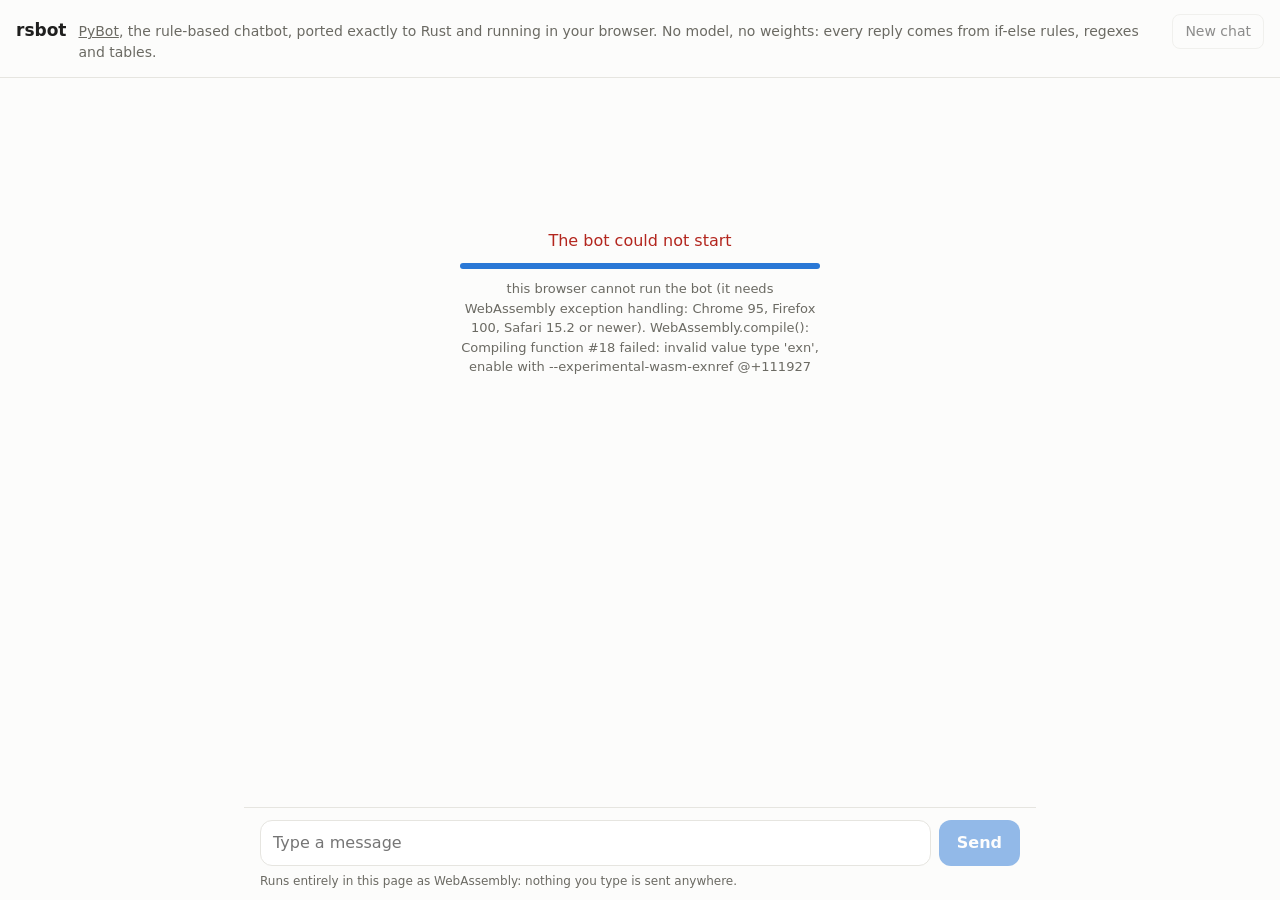
<file: rsbot/index.html>
<!doctype html>
<html lang="en">
<head>
<meta charset="utf-8">
<meta name="viewport" content="width=device-width, initial-scale=1">
<title>rsbot chat</title>
<meta name="description" content="PyBot, the rule-based chatbot, ported exactly to Rust and running in your browser as WebAssembly.">
<link rel="icon" href="data:,">
<style>
  :root {
    --surface: #fcfcfb; --panel: #ffffff; --line: #e6e5e0;
    --text: #1f1f1e; --muted: #6b6a63;
    --user-bg: #2a78d6; --user-text: #ffffff;
    --bot-bg: #f1f0ec; --bot-text: #1f1f1e;
    --accent: #2a78d6; --error: #b3261e;
  }
  @media (prefers-color-scheme: dark) {
    :root:not([data-theme="light"]) {
      --surface: #1a1a19; --panel: #222220; --line: #34332f;
      --text: #f0efec; --muted: #a3a29a;
      --user-bg: #3987e5; --user-text: #ffffff;
      --bot-bg: #2c2c29; --bot-text: #f0efec;
      --accent: #3987e5; --error: #f2b8b5;
    }
  }
  * { box-sizing: border-box; }
  html, body { height: 100%; margin: 0; }
  body {
    background: var(--surface); color: var(--text);
    font: 16px/1.5 system-ui, -apple-system, "Segoe UI", sans-serif;
    display: flex; flex-direction: column;
  }
  header {
    display: flex; align-items: baseline; gap: 12px; flex-wrap: wrap;
    padding: 14px 16px; border-bottom: 1px solid var(--line);
  }
  header h1 { font-size: 17px; margin: 0; font-weight: 600; }
  header p { margin: 0; color: var(--muted); font-size: 14px; flex: 1; min-width: 200px; }
  header a { color: inherit; }
  header button {
    background: none; border: 1px solid var(--line); color: var(--text);
    border-radius: 8px; padding: 6px 12px; font: inherit; font-size: 14px; cursor: pointer;
  }
  header button:hover:not(:disabled) { border-color: var(--muted); }
  header button:disabled { opacity: .5; cursor: default; }
  main { flex: 1; overflow-y: auto; padding: 16px; }
  .log { max-width: 760px; margin: 0 auto; display: flex; flex-direction: column; gap: 10px; }
  .msg { max-width: 85%; padding: 10px 14px; border-radius: 14px; white-space: pre-wrap; overflow-wrap: anywhere; }
  .msg.user { align-self: flex-end; background: var(--user-bg); color: var(--user-text); border-bottom-right-radius: 4px; }
  .msg.bot { align-self: flex-start; background: var(--bot-bg); color: var(--bot-text); border-bottom-left-radius: 4px; }
  .meta { align-self: flex-start; color: var(--muted); font-size: 12px; margin: -6px 0 2px 6px; }
  .meta.error { color: var(--error); }
  .empty { color: var(--muted); text-align: center; margin-top: 15vh; }
  .loading { max-width: 360px; margin: 15vh auto 0; text-align: center; color: var(--muted); }
  .loading p { margin: 0 0 10px; }
  .bar { height: 6px; border-radius: 3px; background: var(--line); overflow: hidden; }
  .bar span { display: block; height: 100%; width: 0; background: var(--accent); transition: width .15s; }
  .loading small { display: block; margin-top: 10px; font-size: 13px; }
  .loading.error p { color: var(--error); }
  form {
    display: flex; gap: 8px; padding: 12px 16px 6px; border-top: 1px solid var(--line);
    max-width: 792px; width: 100%; margin: 0 auto;
  }
  textarea {
    flex: 1; resize: none; min-height: 44px; max-height: 160px; padding: 10px 12px;
    border: 1px solid var(--line); border-radius: 12px; background: var(--panel); color: var(--text);
    font: inherit;
  }
  textarea:focus { outline: 2px solid var(--accent); outline-offset: -1px; }
  form button {
    border: 0; border-radius: 12px; padding: 0 18px; background: var(--accent); color: #fff;
    font: inherit; font-weight: 600; cursor: pointer;
  }
  form button:disabled { opacity: .5; cursor: default; }
  footer { max-width: 792px; width: 100%; margin: 0 auto; padding: 0 16px 10px; color: var(--muted); font-size: 12px; }
</style>
</head>
<body>
<header>
  <h1>rsbot</h1>
  <p><a href="https://github.com/huggingface/pybot">PyBot</a>, the rule-based chatbot, ported exactly to Rust and running in your browser. No model, no weights: every reply comes from if-else rules, regexes and tables.</p>
  <button id="reset" type="button" title="Start a new conversation" disabled>New chat</button>
</header>
<main id="scroll">
  <div class="log" id="log">
    <div class="loading" id="loading" role="status" aria-live="polite">
      <p id="status">Downloading the bot</p>
      <div class="bar"><span id="bar"></span></div>
      <small id="detail">The bot and its data are about 17 MB, downloaded once.</small>
    </div>
  </div>
</main>
<form id="form">
  <textarea id="text" rows="1" placeholder="Type a message" aria-label="Message" disabled></textarea>
  <button id="send" type="submit" disabled>Send</button>
</form>
<footer>Runs entirely in this page as WebAssembly: nothing you type is sent anywhere.</footer>
<script>
  const log = document.getElementById("log"), scroll = document.getElementById("scroll");
  const form = document.getElementById("form"), input = document.getElementById("text"), send = document.getElementById("send");
  const reset = document.getElementById("reset");
  const worker = new Worker("worker.js");
  let ready = false, waiting = false;

  const mb = (n) => (n / 1e6).toFixed(1) + " MB";
  function setLoading(status, detail, fraction) {
    const box = document.getElementById("loading");
    if (!box) return;
    if (status !== null) document.getElementById("status").textContent = status;
    if (detail !== null) document.getElementById("detail").textContent = detail;
    if (fraction !== null) document.getElementById("bar").style.width = Math.min(100, fraction * 100).toFixed(1) + "%";
  }
  function add(cls, text) {
    document.getElementById("empty")?.remove();
    const el = document.createElement("div");
    el.className = cls; el.textContent = text;
    log.appendChild(el);
    scroll.scrollTop = scroll.scrollHeight;
    return el;
  }
  function setBusy(busy) {
    waiting = busy;
    send.disabled = busy || !ready;
  }

  worker.onmessage = (e) => {
    const m = e.data;
    if (m.type === "progress") {
      setLoading("Downloading the bot", `${mb(m.loaded)} of ${mb(m.total)}`, m.loaded / m.total);
    } else if (m.type === "status") {
      setLoading(m.text + "…", "", 1);
    } else if (m.type === "ready") {
      ready = true;
      log.innerHTML = '<p class="empty" id="empty">Say hello, ask for a recipe, or tell it about your day.</p>';
      input.disabled = false; reset.disabled = false; setBusy(false);
      input.focus();
      console.log(`rsbot ready in ${m.ms} ms, ${m.memoryMB} MB of WebAssembly memory`);
    } else if (m.type === "reply") {
      add("msg bot", m.reply);
      add("meta", `${m.module ?? "fallback"} · ${m.ms} ms`);
      setBusy(false); input.focus();
    } else if (m.type === "error") {
      if (!ready) {
        document.getElementById("loading")?.classList.add("error");
        setLoading("The bot could not start", m.text, null);
      } else {
        add("meta error", "The bot stopped: " + m.text + ". Reload the page to start again.");
        ready = false; input.disabled = true; reset.disabled = true; setBusy(false);
      }
    }
  };
  worker.onerror = (e) => {
    if (!ready) setLoading("The bot could not start", e.message || "the worker failed", null);
  };

  form.addEventListener("submit", (e) => {
    e.preventDefault();
    const text = input.value.trim();
    if (!text || !ready || waiting) return;
    input.value = ""; input.style.height = "";
    add("msg user", text);
    setBusy(true);
    worker.postMessage({ type: "chat", text });
  });
  input.addEventListener("keydown", (e) => {
    if (e.key === "Enter" && !e.shiftKey && !e.isComposing) { e.preventDefault(); form.requestSubmit(); }
  });
  input.addEventListener("input", () => { input.style.height = ""; input.style.height = input.scrollHeight + "px"; });
  reset.addEventListener("click", () => {
    if (!ready || waiting) return;
    worker.postMessage({ type: "reset" });
    log.innerHTML = '<p class="empty" id="empty">New conversation. Say hello.</p>';
    input.focus();
  });
</script>
</body>
</html>
</file>
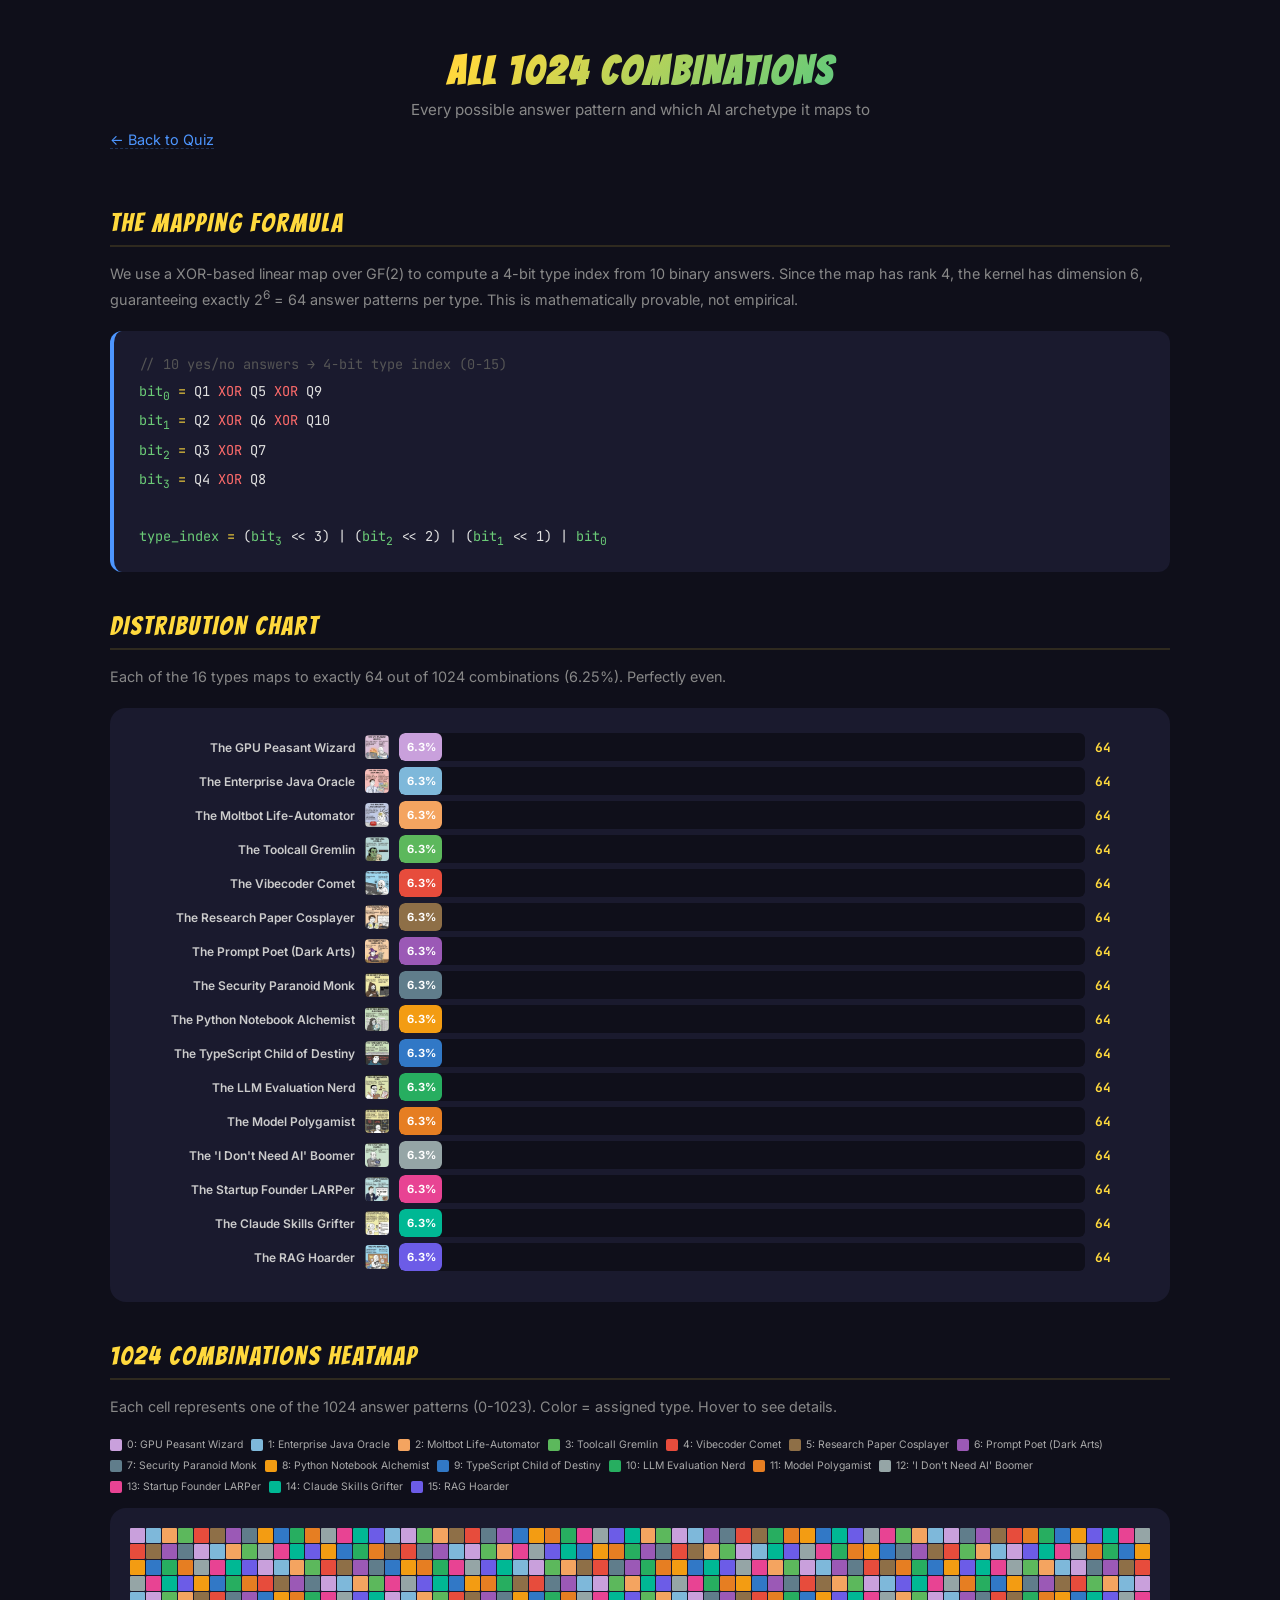
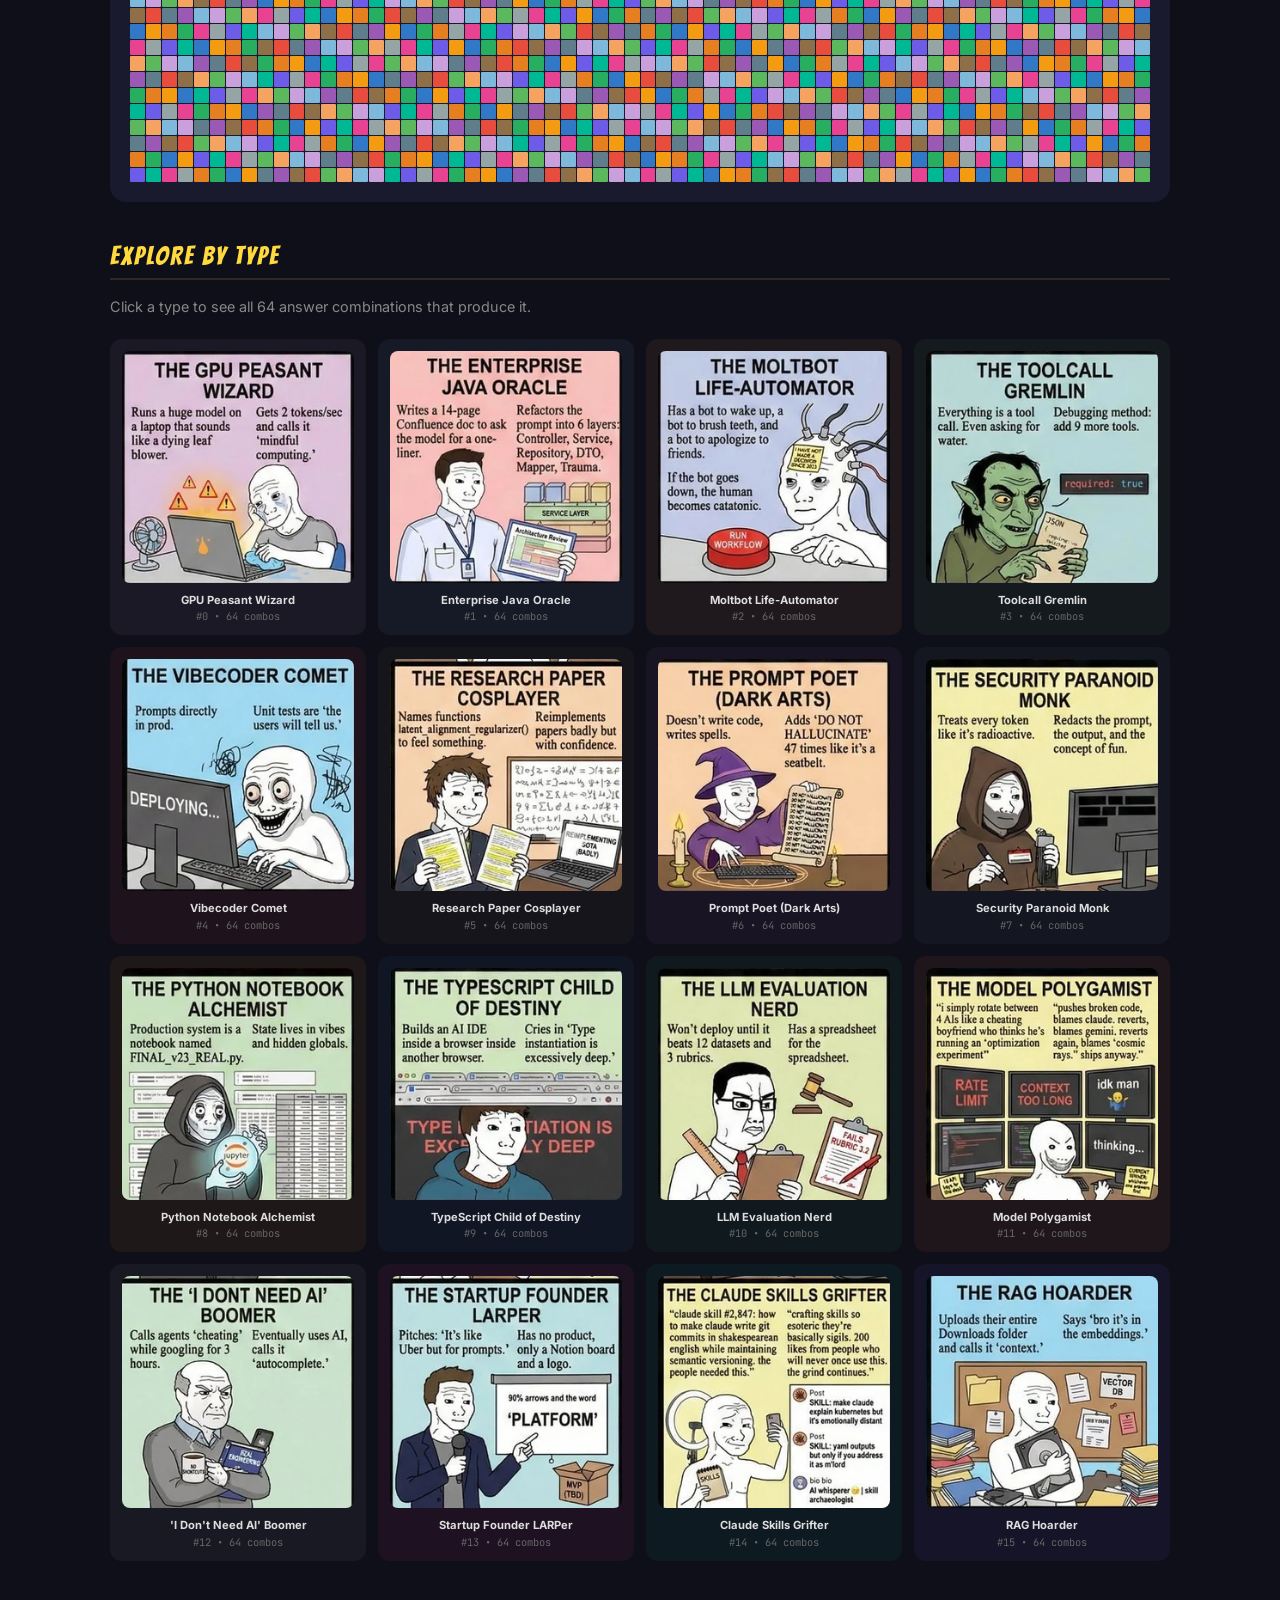
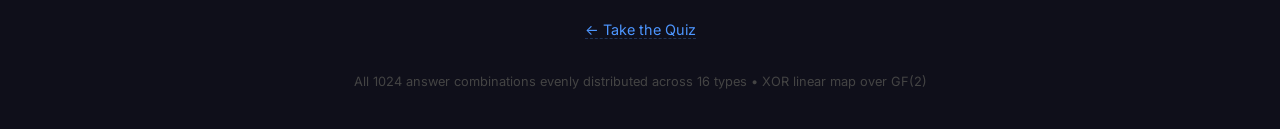
<file: choose-your-fighter/cheatsheet.html>
<!DOCTYPE html>
<html lang="en">
<head>
<meta charset="UTF-8">
<meta name="viewport" content="width=device-width, initial-scale=1.0">
<title>All 1024 Combinations - Choose Your AI Fighter</title>
<style>
  @import url('https://fonts.googleapis.com/css2?family=Bangers&family=Inter:wght@400;600;700&family=JetBrains+Mono:wght@400;600&display=swap');

  * { margin: 0; padding: 0; box-sizing: border-box; }

  body {
    font-family: 'Inter', sans-serif;
    background: #0f0f1a;
    color: #e0e0e0;
    min-height: 100vh;
  }

  .container {
    max-width: 1100px;
    margin: 0 auto;
    padding: 20px;
  }

  /* ── Header ── */
  .header {
    text-align: center;
    padding: 30px 0 10px;
  }
  .header h1 {
    font-family: 'Bangers', cursive;
    font-size: 2.5rem;
    letter-spacing: 3px;
    background: linear-gradient(135deg, #ff6b6b, #ffd93d, #6bcb77, #4d96ff);
    -webkit-background-clip: text;
    -webkit-text-fill-color: transparent;
    background-clip: text;
  }
  .header p { margin-top: 8px; color: #888; font-size: 0.95rem; }

  .back-link {
    display: inline-block;
    color: #4d96ff;
    text-decoration: none;
    font-size: 0.9rem;
    margin-bottom: 20px;
    border-bottom: 1px dashed #4d96ff44;
  }
  .back-link:hover { color: #6bcb77; }

  /* ── Section headers ── */
  .section-title {
    font-family: 'Bangers', cursive;
    font-size: 1.6rem;
    letter-spacing: 2px;
    color: #ffd93d;
    margin: 40px 0 15px;
    padding-bottom: 8px;
    border-bottom: 2px solid #ffd93d22;
  }
  .section-desc {
    color: #888;
    font-size: 0.9rem;
    margin-bottom: 20px;
    line-height: 1.6;
  }

  /* ── Formula ── */
  .formula-box {
    background: #1a1a2e;
    border-radius: 12px;
    padding: 20px 25px;
    margin-bottom: 30px;
    font-family: 'JetBrains Mono', monospace;
    font-size: 0.85rem;
    line-height: 2;
    border-left: 4px solid #4d96ff;
    overflow-x: auto;
  }
  .formula-box .op { color: #ff6b6b; }
  .formula-box .var { color: #6bcb77; }
  .formula-box .eq { color: #ffd93d; }
  .formula-box .comment { color: #555; }

  /* ── Distribution chart ── */
  .chart-container {
    background: #1a1a2e;
    border-radius: 16px;
    padding: 25px;
    margin-bottom: 30px;
  }
  .chart-bar-row {
    display: flex;
    align-items: center;
    margin-bottom: 6px;
    gap: 10px;
  }
  .chart-label {
    width: 220px;
    min-width: 220px;
    font-size: 0.75rem;
    font-weight: 600;
    color: #ccc;
    text-align: right;
    white-space: nowrap;
    overflow: hidden;
    text-overflow: ellipsis;
  }
  .chart-bar-bg {
    flex: 1;
    background: #0f0f1a;
    border-radius: 6px;
    height: 28px;
    position: relative;
    overflow: hidden;
  }
  .chart-bar-fill {
    height: 100%;
    border-radius: 6px;
    display: flex;
    align-items: center;
    padding-left: 8px;
    font-size: 0.7rem;
    font-weight: 700;
    color: #fff;
    transition: width 1s ease;
  }
  .chart-bar-img {
    width: 24px;
    height: 24px;
    border-radius: 4px;
    object-fit: cover;
  }
  .chart-count {
    width: 50px;
    min-width: 50px;
    font-size: 0.8rem;
    font-weight: 700;
    color: #ffd93d;
    font-family: 'JetBrains Mono', monospace;
  }

  /* ── Type gallery ── */
  .type-gallery {
    display: grid;
    grid-template-columns: repeat(4, 1fr);
    gap: 12px;
    margin-bottom: 30px;
  }
  .type-card {
    background: #1a1a2e;
    border-radius: 12px;
    padding: 10px;
    text-align: center;
    cursor: pointer;
    transition: all 0.3s ease;
    border: 2px solid transparent;
  }
  .type-card:hover { transform: translateY(-3px); }
  .type-card.selected { border-color: #ffd93d; box-shadow: 0 0 20px rgba(255,217,61,0.2); }
  .type-card img {
    width: 100%;
    border-radius: 8px;
    margin-bottom: 6px;
  }
  .type-card .card-name {
    font-size: 0.7rem;
    font-weight: 700;
    line-height: 1.3;
    color: #ddd;
  }
  .type-card .card-index {
    font-family: 'JetBrains Mono', monospace;
    font-size: 0.65rem;
    color: #666;
    margin-top: 2px;
  }

  /* ── Combinations table ── */
  .combo-section {
    background: #1a1a2e;
    border-radius: 16px;
    padding: 20px;
    margin-bottom: 30px;
  }
  .combo-info {
    display: flex;
    align-items: center;
    gap: 15px;
    margin-bottom: 15px;
    padding-bottom: 15px;
    border-bottom: 1px solid #ffffff11;
  }
  .combo-info img { width: 80px; height: 80px; border-radius: 10px; object-fit: cover; }
  .combo-info-text h3 {
    font-family: 'Bangers', cursive;
    font-size: 1.3rem;
    letter-spacing: 1px;
  }
  .combo-info-text p { color: #888; font-size: 0.85rem; margin-top: 4px; }

  .combo-grid {
    display: grid;
    grid-template-columns: repeat(auto-fill, minmax(110px, 1fr));
    gap: 4px;
    max-height: 400px;
    overflow-y: auto;
    padding-right: 5px;
  }
  .combo-grid::-webkit-scrollbar { width: 6px; }
  .combo-grid::-webkit-scrollbar-track { background: #0f0f1a; border-radius: 3px; }
  .combo-grid::-webkit-scrollbar-thumb { background: #333; border-radius: 3px; }
  .combo-cell {
    font-family: 'JetBrains Mono', monospace;
    font-size: 0.65rem;
    background: #0f0f1a;
    padding: 4px 6px;
    border-radius: 4px;
    text-align: center;
    color: #999;
  }
  .combo-cell .yes { color: #6bcb77; }
  .combo-cell .no { color: #ff6b6b; }

  /* ── 1024 heatmap ── */
  .heatmap-container {
    background: #1a1a2e;
    border-radius: 16px;
    padding: 20px;
    margin-bottom: 30px;
    overflow-x: auto;
  }
  .heatmap-info {
    font-size: 0.8rem;
    color: #888;
    margin-bottom: 15px;
  }
  .heatmap {
    display: grid;
    grid-template-columns: repeat(64, 1fr);
    gap: 1px;
  }
  .hm-cell {
    aspect-ratio: 1;
    border-radius: 1px;
    cursor: pointer;
    min-width: 6px;
    transition: transform 0.1s;
  }
  .hm-cell:hover { transform: scale(2); z-index: 10; position: relative; }

  /* ── Legend ── */
  .legend {
    display: flex;
    flex-wrap: wrap;
    gap: 8px;
    margin: 15px 0;
  }
  .legend-item {
    display: flex;
    align-items: center;
    gap: 5px;
    font-size: 0.65rem;
    color: #aaa;
  }
  .legend-swatch {
    width: 12px;
    height: 12px;
    border-radius: 2px;
    flex-shrink: 0;
  }

  /* ── Tooltip ── */
  #tooltip {
    display: none;
    position: fixed;
    background: #1a1a2e;
    border: 1px solid #444;
    border-radius: 8px;
    padding: 10px 14px;
    font-size: 0.75rem;
    color: #ddd;
    z-index: 100;
    max-width: 300px;
    pointer-events: none;
    box-shadow: 0 4px 20px rgba(0,0,0,0.5);
  }
  #tooltip strong { color: #ffd93d; }
  #tooltip .tt-combo { font-family: 'JetBrains Mono', monospace; color: #6bcb77; }

  .footer {
    text-align: center;
    padding: 30px 0 20px;
    color: #444;
    font-size: 0.8rem;
  }

  @media (max-width: 700px) {
    .header h1 { font-size: 1.8rem; }
    .type-gallery { grid-template-columns: repeat(2, 1fr); }
    .chart-label { width: 120px; min-width: 120px; font-size: 0.65rem; }
    .heatmap { grid-template-columns: repeat(32, 1fr); }
  }
</style>
</head>
<body>

<div id="tooltip"></div>

<div class="container">
  <div class="header">
    <h1>ALL 1024 COMBINATIONS</h1>
    <p>Every possible answer pattern and which AI archetype it maps to</p>
  </div>

  <a class="back-link" href="index.html">&larr; Back to Quiz</a>

  <!-- ── Formula ── -->
  <div class="section-title">THE MAPPING FORMULA</div>
  <div class="section-desc">
    We use a XOR-based linear map over GF(2) to compute a 4-bit type index from 10 binary answers.
    Since the map has rank 4, the kernel has dimension 6, guaranteeing exactly 2<sup>6</sup> = 64 answer
    patterns per type. This is mathematically provable, not empirical.
  </div>
  <div class="formula-box">
    <span class="comment">// 10 yes/no answers &rarr; 4-bit type index (0-15)</span><br>
    <span class="var">bit<sub>0</sub></span> <span class="eq">=</span> Q1 <span class="op">XOR</span> Q5 <span class="op">XOR</span> Q9<br>
    <span class="var">bit<sub>1</sub></span> <span class="eq">=</span> Q2 <span class="op">XOR</span> Q6 <span class="op">XOR</span> Q10<br>
    <span class="var">bit<sub>2</sub></span> <span class="eq">=</span> Q3 <span class="op">XOR</span> Q7<br>
    <span class="var">bit<sub>3</sub></span> <span class="eq">=</span> Q4 <span class="op">XOR</span> Q8<br><br>
    <span class="var">type_index</span> <span class="eq">=</span> (<span class="var">bit<sub>3</sub></span> &lt;&lt; 3) | (<span class="var">bit<sub>2</sub></span> &lt;&lt; 2) | (<span class="var">bit<sub>1</sub></span> &lt;&lt; 1) | <span class="var">bit<sub>0</sub></span>
  </div>

  <!-- ── Distribution chart ── -->
  <div class="section-title">DISTRIBUTION CHART</div>
  <div class="section-desc">Each of the 16 types maps to exactly 64 out of 1024 combinations (6.25%). Perfectly even.</div>
  <div class="chart-container" id="chart-container"></div>

  <!-- ── Heatmap ── -->
  <div class="section-title">1024 COMBINATIONS HEATMAP</div>
  <div class="section-desc">Each cell represents one of the 1024 answer patterns (0-1023). Color = assigned type. Hover to see details.</div>
  <div class="legend" id="heatmap-legend"></div>
  <div class="heatmap-container">
    <div class="heatmap" id="heatmap"></div>
  </div>

  <!-- ── Type gallery ── -->
  <div class="section-title">EXPLORE BY TYPE</div>
  <div class="section-desc">Click a type to see all 64 answer combinations that produce it.</div>
  <div class="type-gallery" id="type-gallery"></div>

  <!-- ── Combo detail ── -->
  <div id="combo-section" class="combo-section" style="display:none;"></div>

  <div class="footer">
    <a class="back-link" href="index.html">&larr; Take the Quiz</a><br><br>
    All 1024 answer combinations evenly distributed across 16 types &bull; XOR linear map over GF(2)
  </div>
</div>

<script>
const TYPES = [
  { name: "The GPU Peasant Wizard", img: "images/type-00.png", color: "#c9a0dc" },
  { name: "The Enterprise Java Oracle", img: "images/type-01.png", color: "#7eb8da" },
  { name: "The Moltbot Life-Automator", img: "images/type-02.png", color: "#f4a460" },
  { name: "The Toolcall Gremlin", img: "images/type-03.png", color: "#5cb85c" },
  { name: "The Vibecoder Comet", img: "images/type-04.png", color: "#e74c3c" },
  { name: "The Research Paper Cosplayer", img: "images/type-05.png", color: "#8e6f47" },
  { name: "The Prompt Poet (Dark Arts)", img: "images/type-06.png", color: "#9b59b6" },
  { name: "The Security Paranoid Monk", img: "images/type-07.png", color: "#607d8b" },
  { name: "The Python Notebook Alchemist", img: "images/type-08.png", color: "#f39c12" },
  { name: "The TypeScript Child of Destiny", img: "images/type-09.png", color: "#3178c6" },
  { name: "The LLM Evaluation Nerd", img: "images/type-10.png", color: "#27ae60" },
  { name: "The Model Polygamist", img: "images/type-11.png", color: "#e67e22" },
  { name: "The 'I Don't Need AI' Boomer", img: "images/type-12.png", color: "#95a5a6" },
  { name: "The Startup Founder LARPer", img: "images/type-13.png", color: "#e84393" },
  { name: "The Claude Skills Grifter", img: "images/type-14.png", color: "#00b894" },
  { name: "The RAG Hoarder", img: "images/type-15.png", color: "#6c5ce7" }
];

const QUESTIONS_SHORT = ["Q1:Layers", "Q2:Bots", "Q3:Ship", "Q4:Docs", "Q5:Prompt", "Q6:Local", "Q7:Tools", "Q8:Types", "Q9:Notebook", "Q10:Bench"];

function getTypeIndex(ans) {
  const bit0 = ans[0] ^ ans[4] ^ ans[8];
  const bit1 = ans[1] ^ ans[5] ^ ans[9];
  const bit2 = ans[2] ^ ans[6];
  const bit3 = ans[3] ^ ans[7];
  return (bit3 << 3) | (bit2 << 2) | (bit1 << 1) | bit0;
}

// Precompute all 1024 mappings
const allMappings = [];
const typeCombos = Array.from({length: 16}, () => []);
for (let i = 0; i < 1024; i++) {
  const answers = [];
  for (let bit = 0; bit < 10; bit++) answers.push((i >> bit) & 1);
  const idx = getTypeIndex(answers);
  allMappings.push({ pattern: i, answers, typeIdx: idx });
  typeCombos[idx].push({ pattern: i, answers });
}

// ── Distribution chart ──
function renderChart() {
  const container = document.getElementById('chart-container');
  container.innerHTML = TYPES.map((t, i) => {
    const count = typeCombos[i].length;
    const pct = (count / 1024 * 100).toFixed(1);
    return `<div class="chart-bar-row">
      <span class="chart-label">${t.name}</span>
      <img class="chart-bar-img" src="${t.img}" alt="">
      <div class="chart-bar-bg">
        <div class="chart-bar-fill" style="width:${pct}%;background:${t.color}" data-w="${pct}">${pct}%</div>
      </div>
      <span class="chart-count">${count}</span>
    </div>`;
  }).join('');
  // Animate bars
  requestAnimationFrame(() => {
    document.querySelectorAll('.chart-bar-fill').forEach(el => {
      const w = el.dataset.w;
      el.style.width = '0%';
      requestAnimationFrame(() => { el.style.width = w + '%'; });
    });
  });
}

// ── Heatmap ──
function renderHeatmap() {
  const heatmap = document.getElementById('heatmap');
  const legend = document.getElementById('heatmap-legend');

  // Legend
  legend.innerHTML = TYPES.map((t, i) =>
    `<div class="legend-item"><div class="legend-swatch" style="background:${t.color}"></div>${i}: ${t.name.replace('The ', '')}</div>`
  ).join('');

  // Cells
  const frags = [];
  for (const m of allMappings) {
    frags.push(`<div class="hm-cell" style="background:${TYPES[m.typeIdx].color}" data-i="${m.pattern}" data-t="${m.typeIdx}"></div>`);
  }
  heatmap.innerHTML = frags.join('');

  // Tooltip
  const tooltip = document.getElementById('tooltip');
  heatmap.addEventListener('mousemove', e => {
    const cell = e.target.closest('.hm-cell');
    if (!cell) { tooltip.style.display = 'none'; return; }
    const i = parseInt(cell.dataset.i);
    const t = parseInt(cell.dataset.t);
    const m = allMappings[i];
    const ansStr = m.answers.map((a, qi) =>
      `<span class="${a ? 'yes' : 'no'}">${QUESTIONS_SHORT[qi].split(':')[0]}:${a ? 'Y' : 'N'}</span>`
    ).join(' ');
    tooltip.innerHTML = `<strong>${TYPES[t].name}</strong><br>Pattern #${i} (${i.toString(2).padStart(10, '0')})<br><span class="tt-combo">${ansStr}</span>`;
    tooltip.style.display = 'block';
    tooltip.style.left = Math.min(e.clientX + 15, window.innerWidth - 320) + 'px';
    tooltip.style.top = (e.clientY + 15) + 'px';
  });
  heatmap.addEventListener('mouseleave', () => { tooltip.style.display = 'none'; });
}

// ── Type gallery ──
let selectedType = null;
function renderGallery() {
  const gallery = document.getElementById('type-gallery');
  gallery.innerHTML = TYPES.map((t, i) =>
    `<div class="type-card" data-idx="${i}" onclick="selectType(${i})" style="background:${t.color}11">
       <img src="${t.img}" alt="${t.name}" loading="lazy">
       <div class="card-name">${t.name.replace('The ', '')}</div>
       <div class="card-index">#${i} &bull; ${typeCombos[i].length} combos</div>
     </div>`
  ).join('');
}

function selectType(idx) {
  selectedType = idx;
  // Highlight card
  document.querySelectorAll('.type-card').forEach((c, i) => {
    c.classList.toggle('selected', i === idx);
  });
  // Show combos
  const section = document.getElementById('combo-section');
  const t = TYPES[idx];
  const combos = typeCombos[idx];

  section.style.display = 'block';
  section.innerHTML = `
    <div class="combo-info">
      <img src="${t.img}" alt="${t.name}">
      <div class="combo-info-text">
        <h3 style="color:${t.color}">${t.name}</h3>
        <p>${combos.length} answer combinations produce this type</p>
      </div>
    </div>
    <div class="combo-grid">
      ${combos.map(c => {
        const bits = c.answers.map((a, qi) =>
          `<span class="${a ? 'yes' : 'no'}">${a ? 'Y' : 'N'}</span>`
        ).join('');
        return `<div class="combo-cell">#${c.pattern}<br>${bits}</div>`;
      }).join('')}
    </div>
  `;
  section.scrollIntoView({ behavior: 'smooth', block: 'nearest' });
}

// ── Init ──
renderChart();
renderHeatmap();
renderGallery();
</script>

</body>
</html>
</file>
